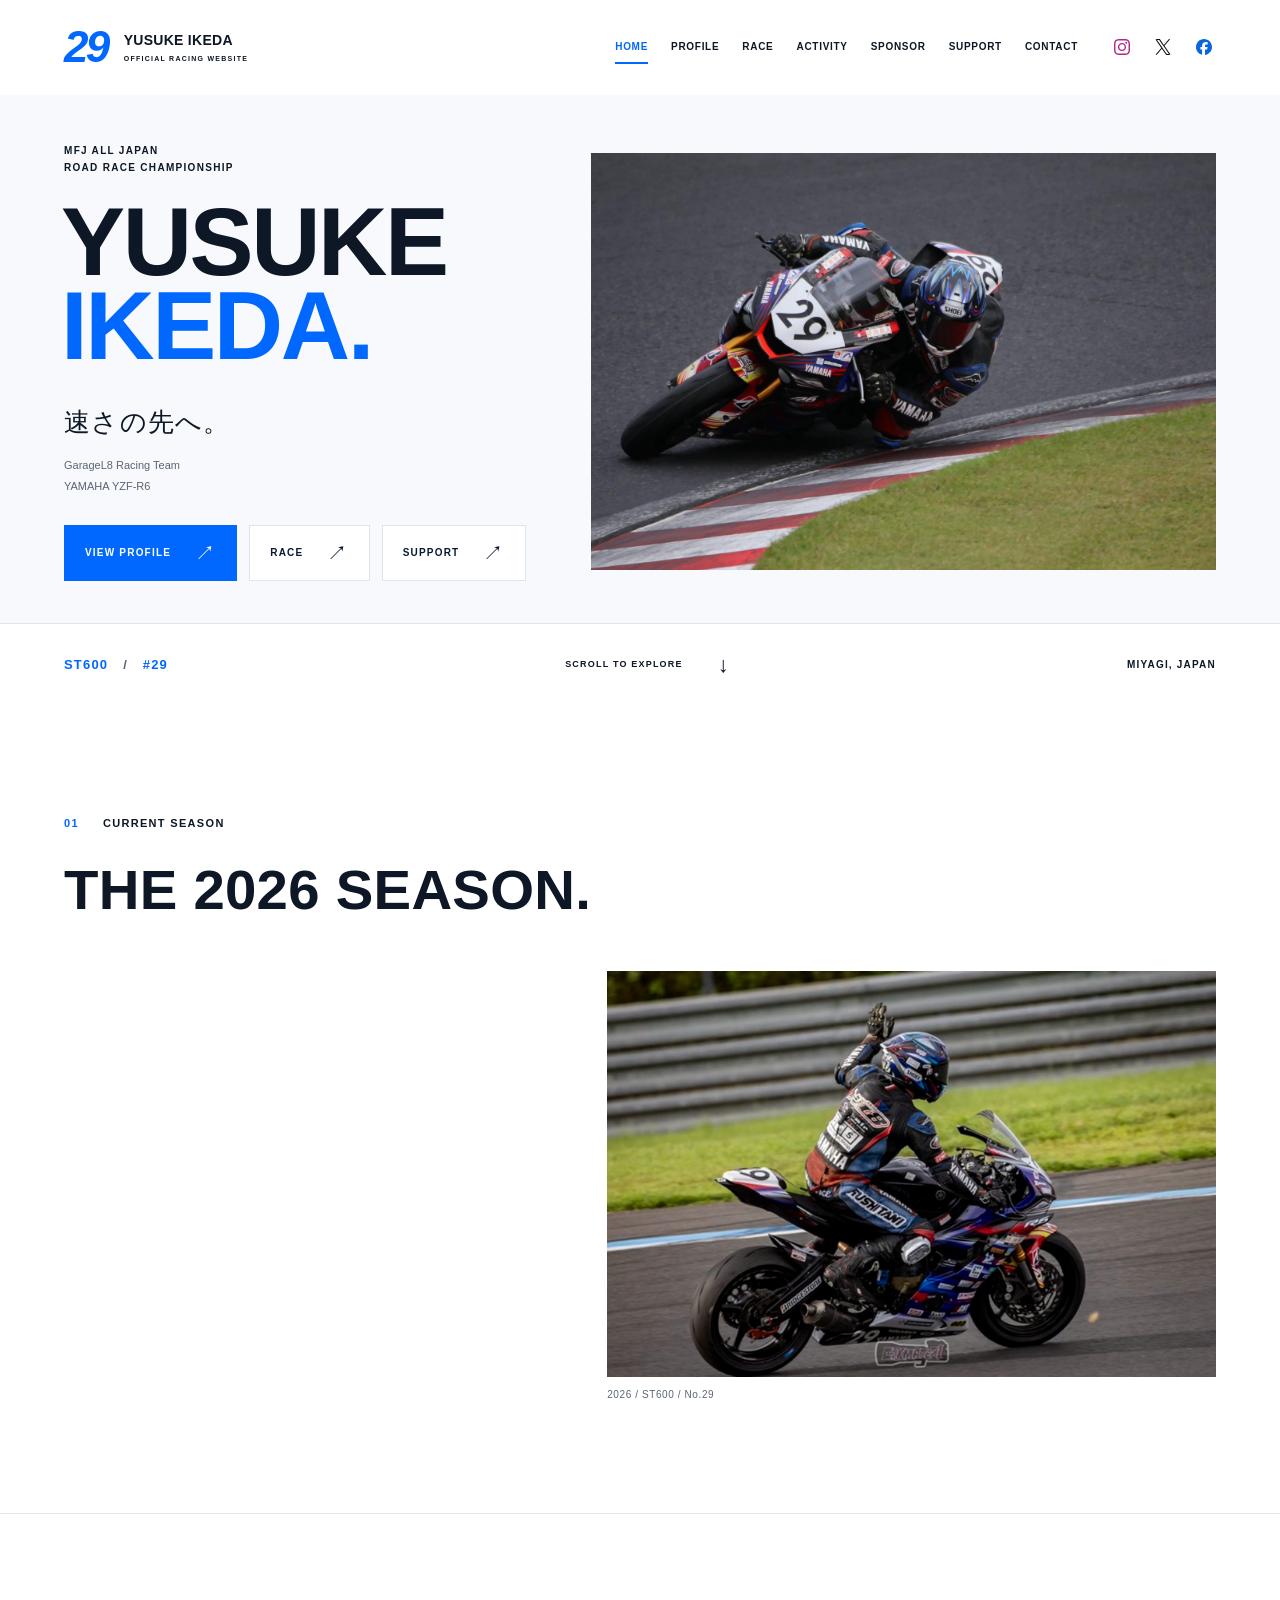
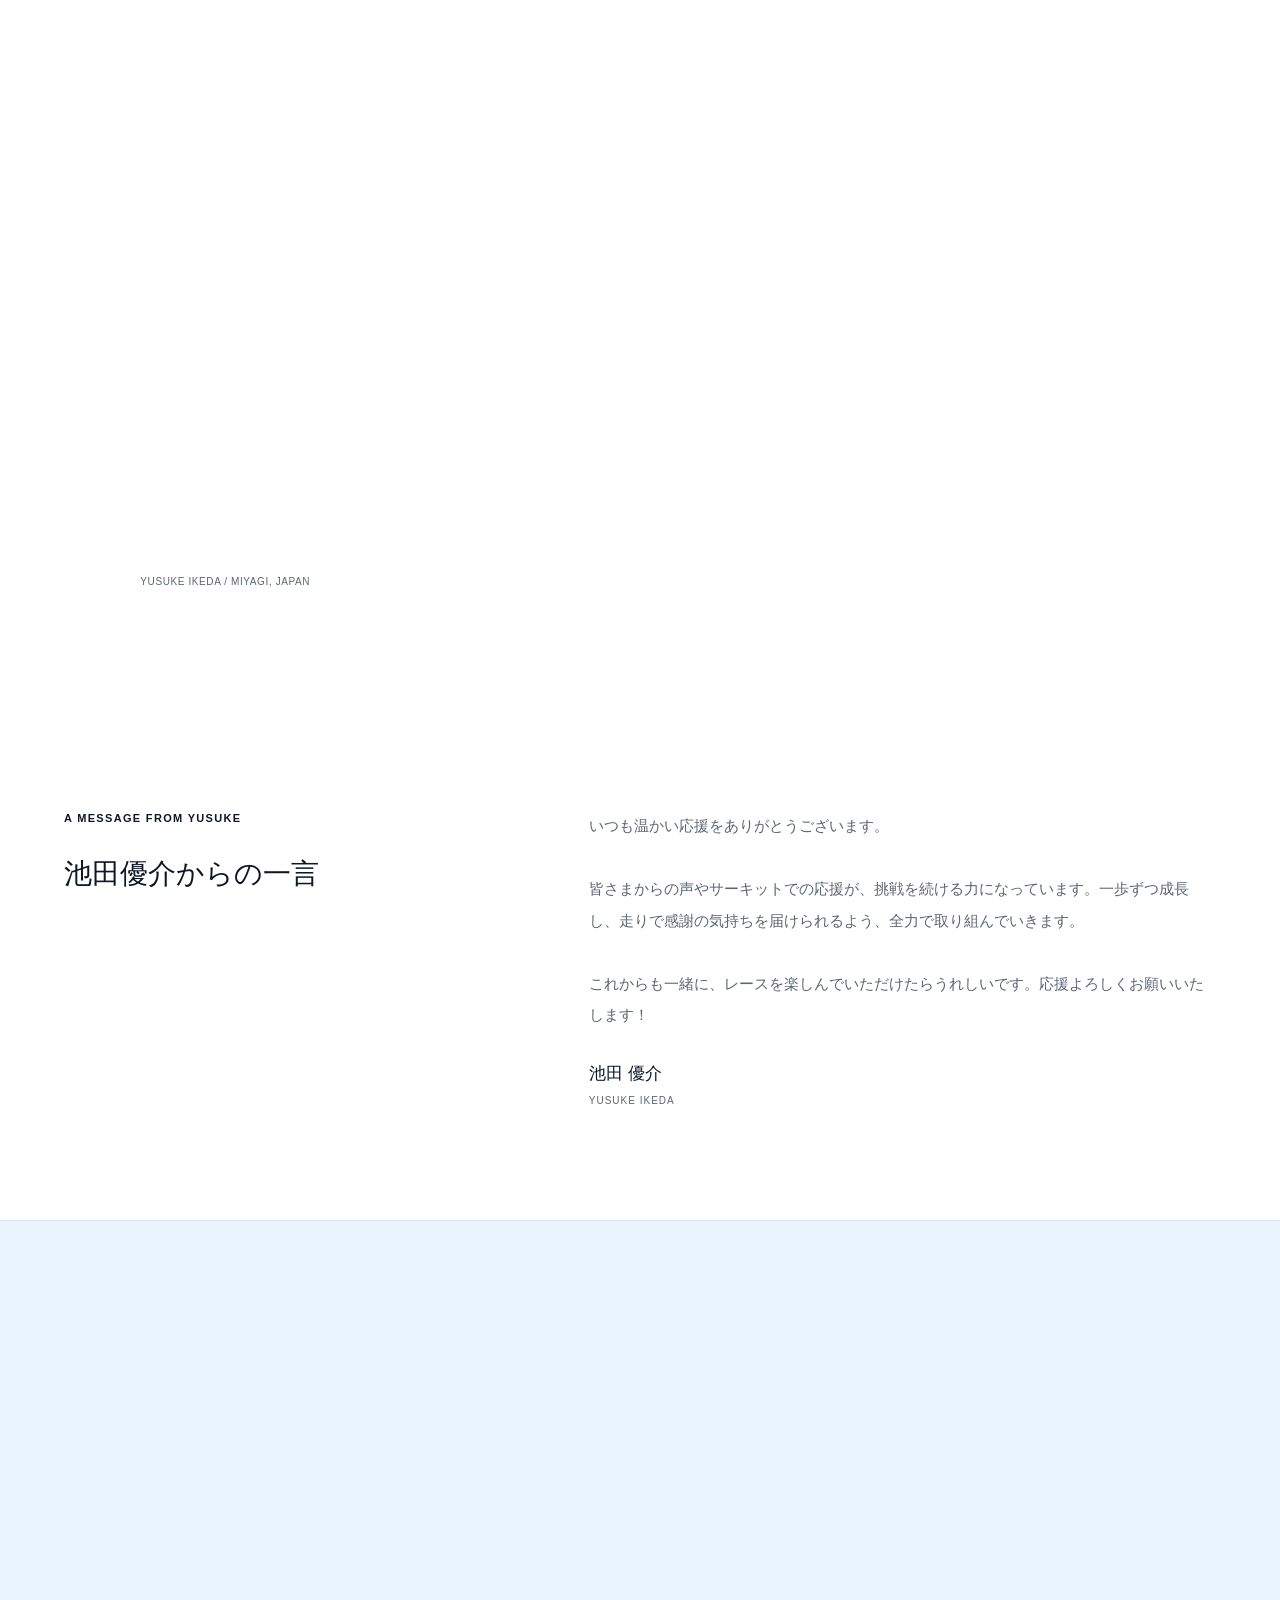
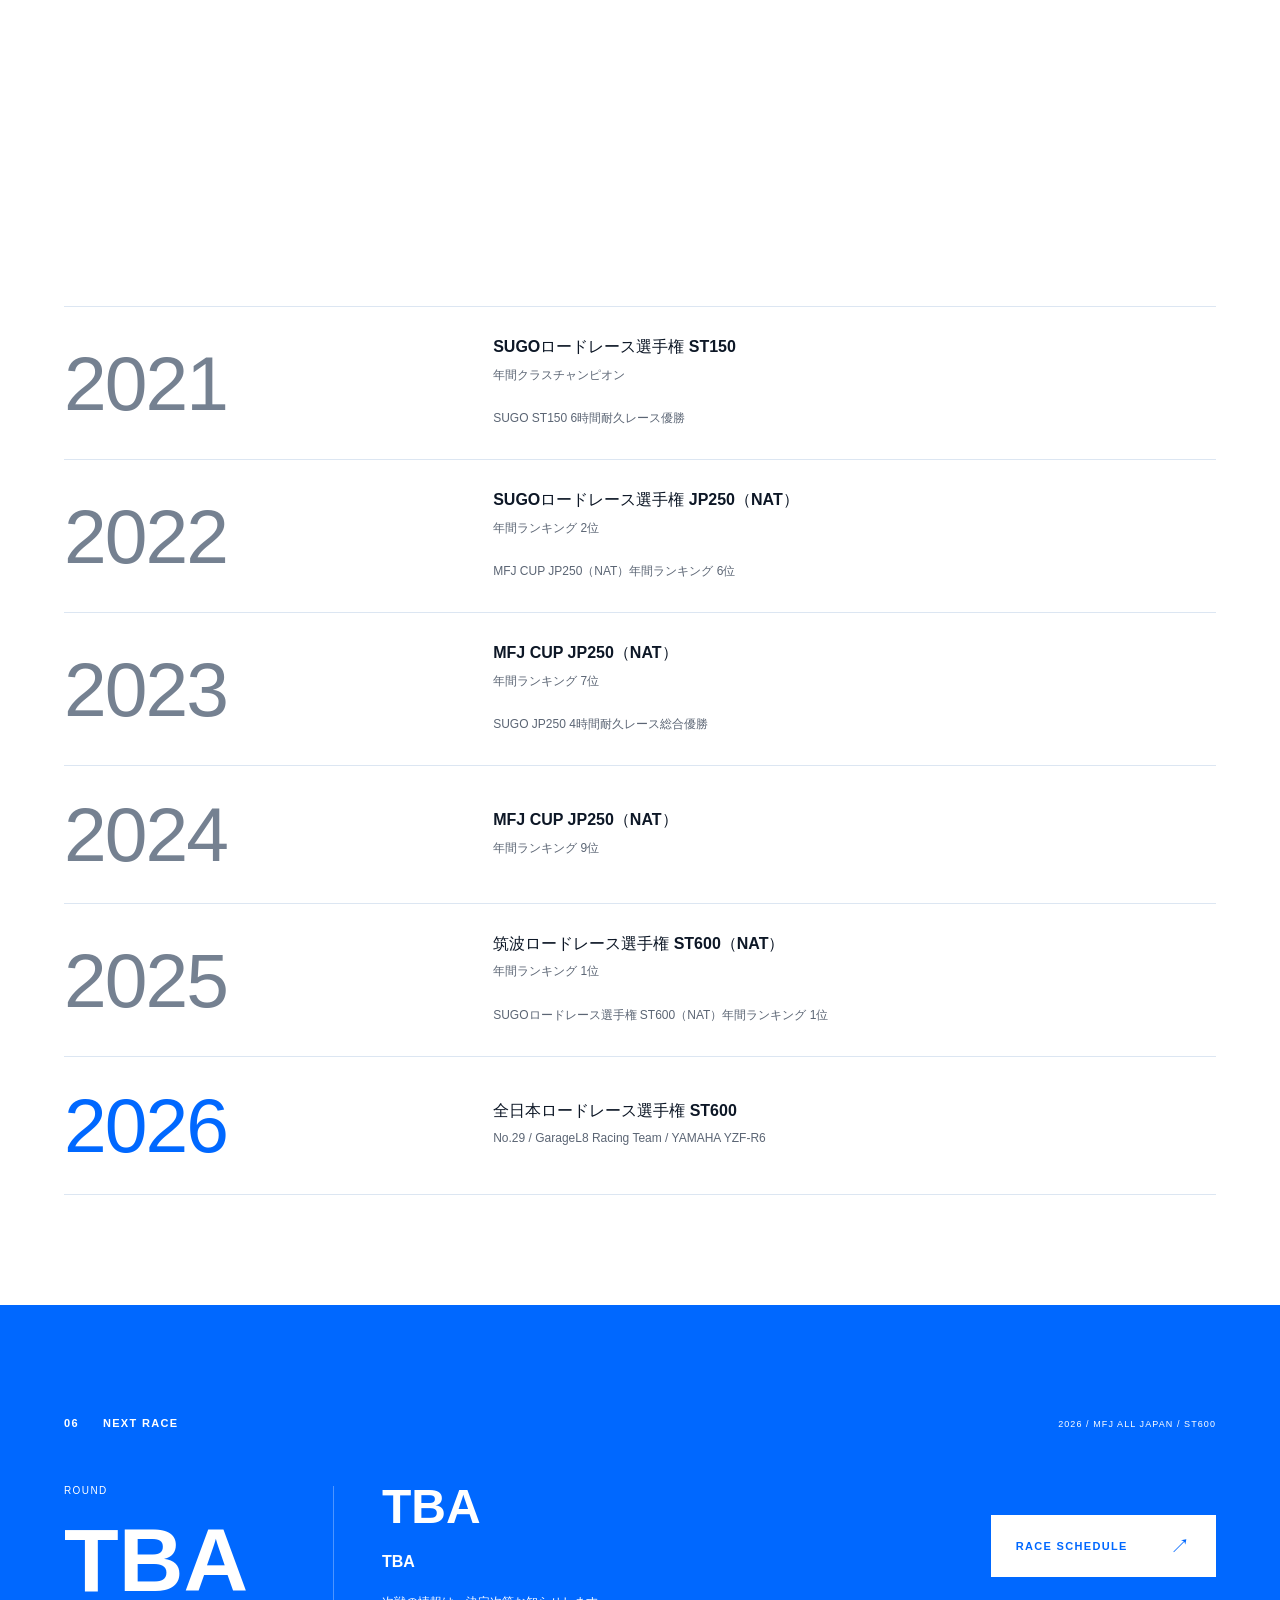
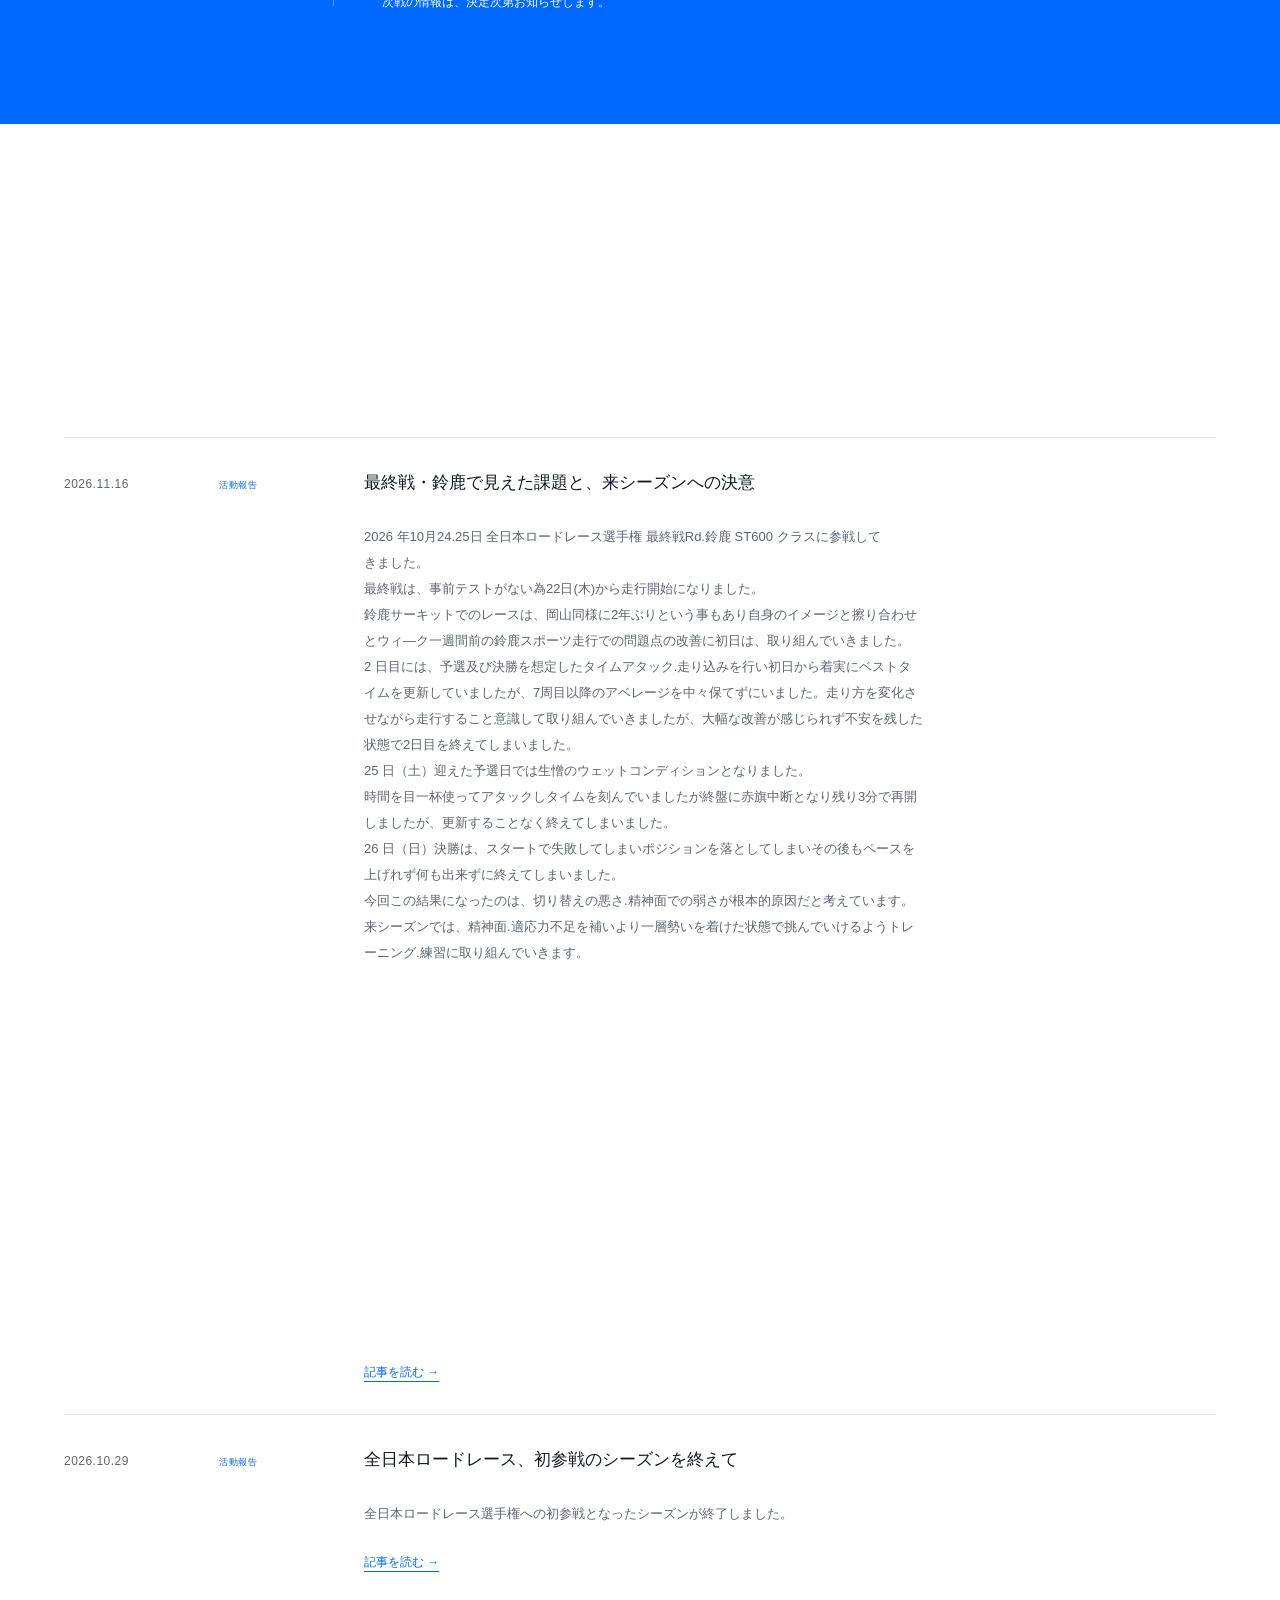
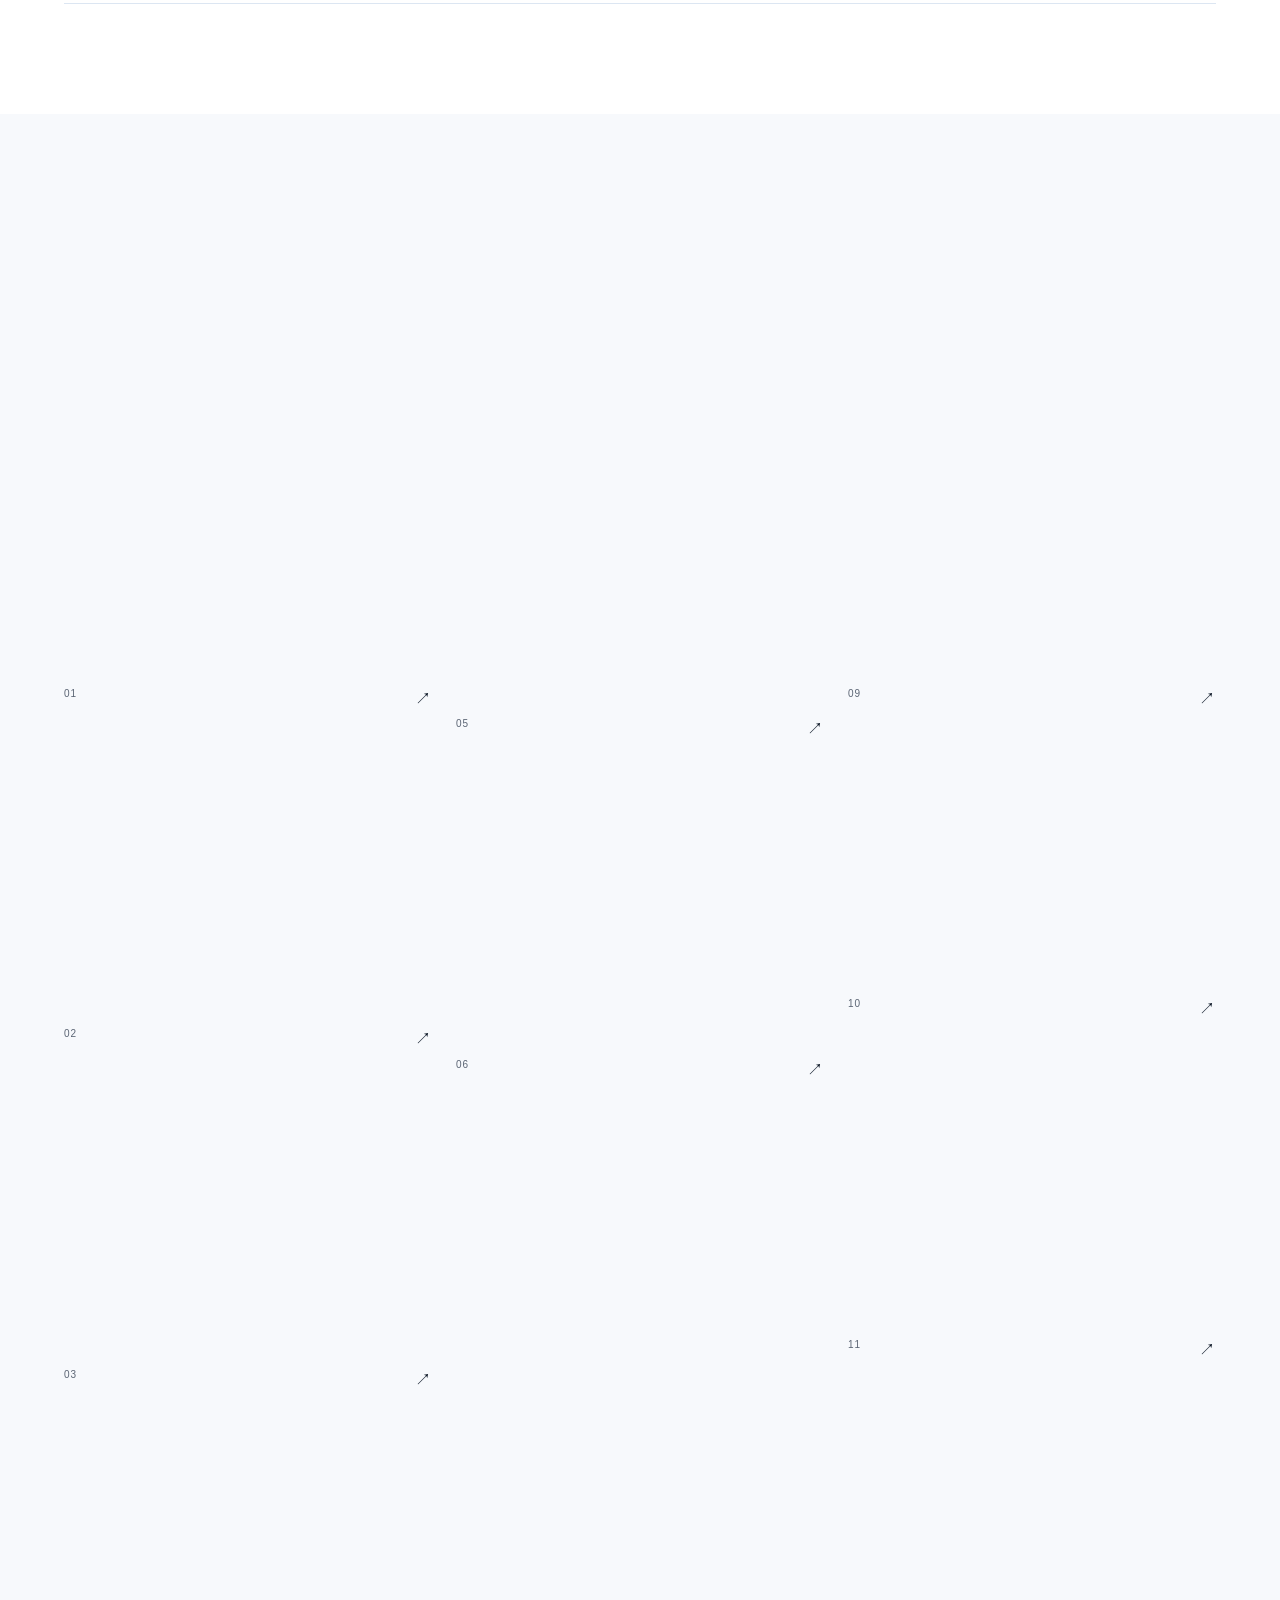
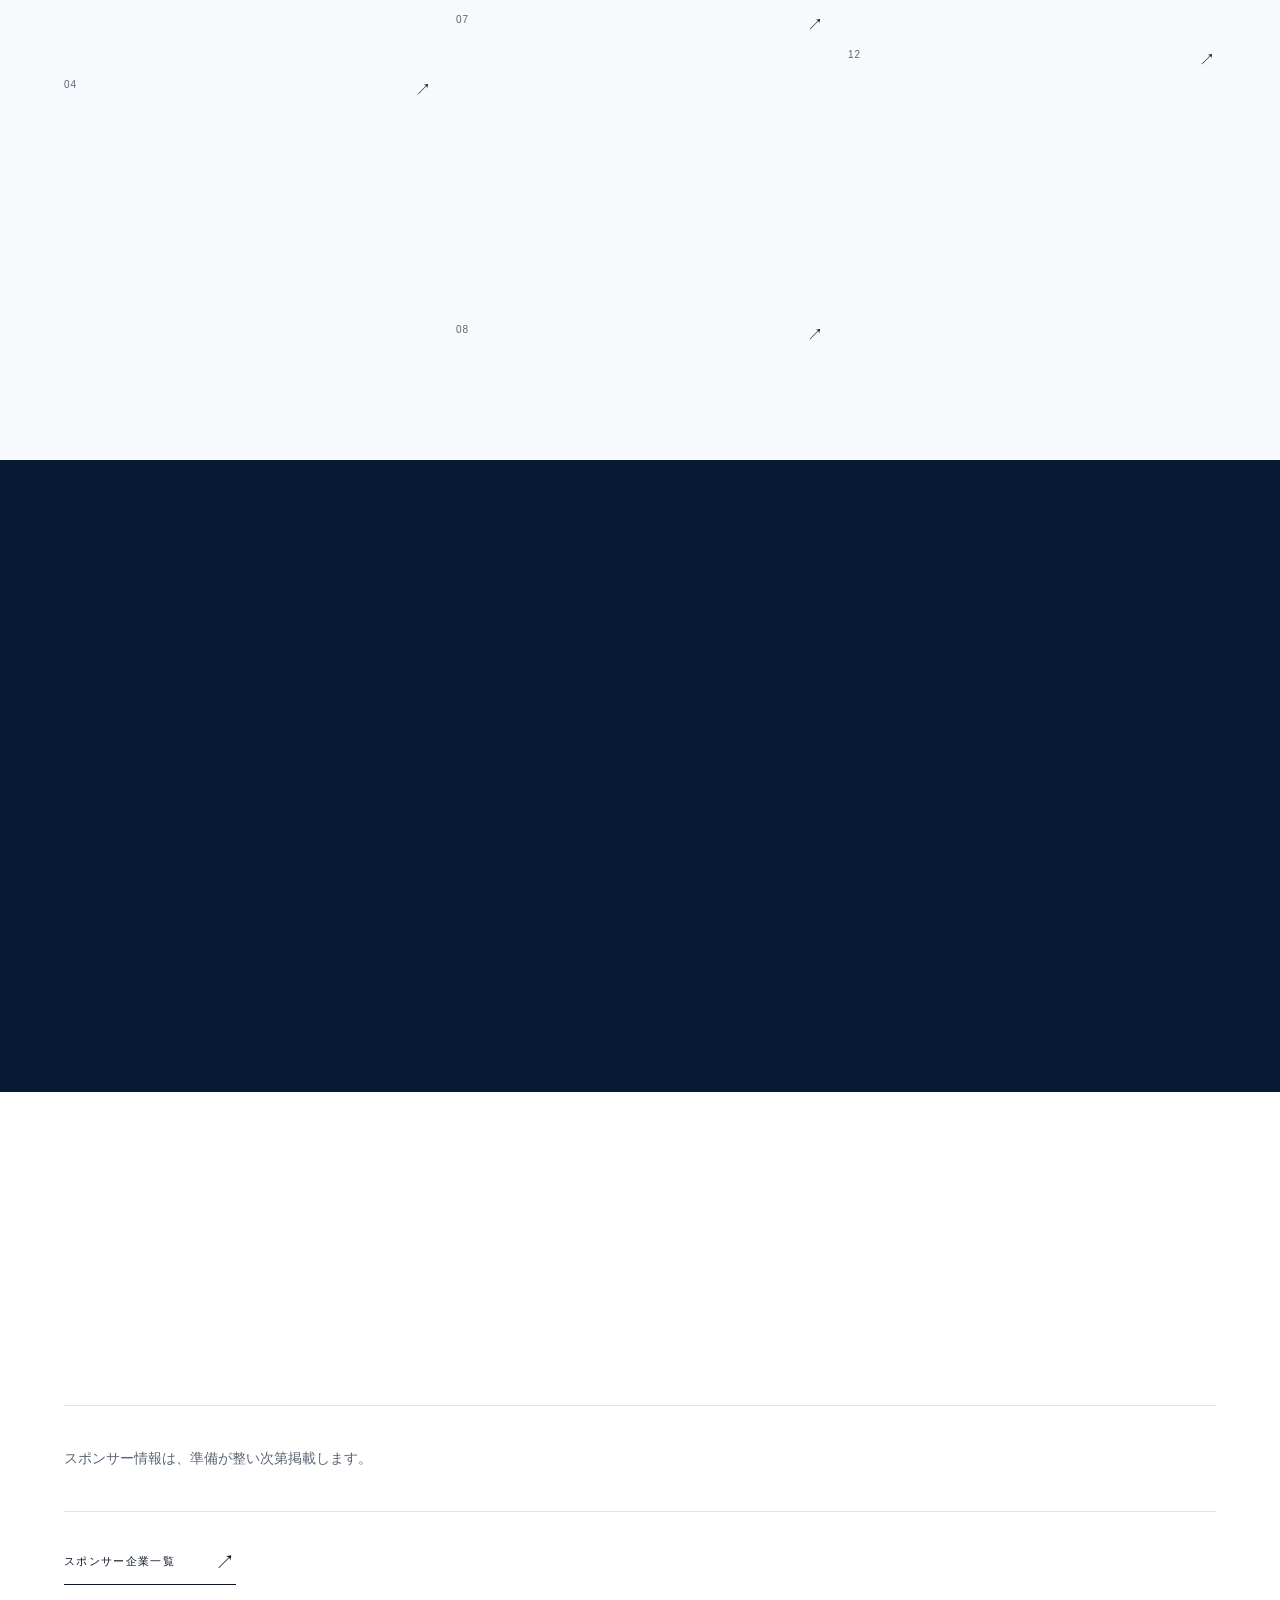
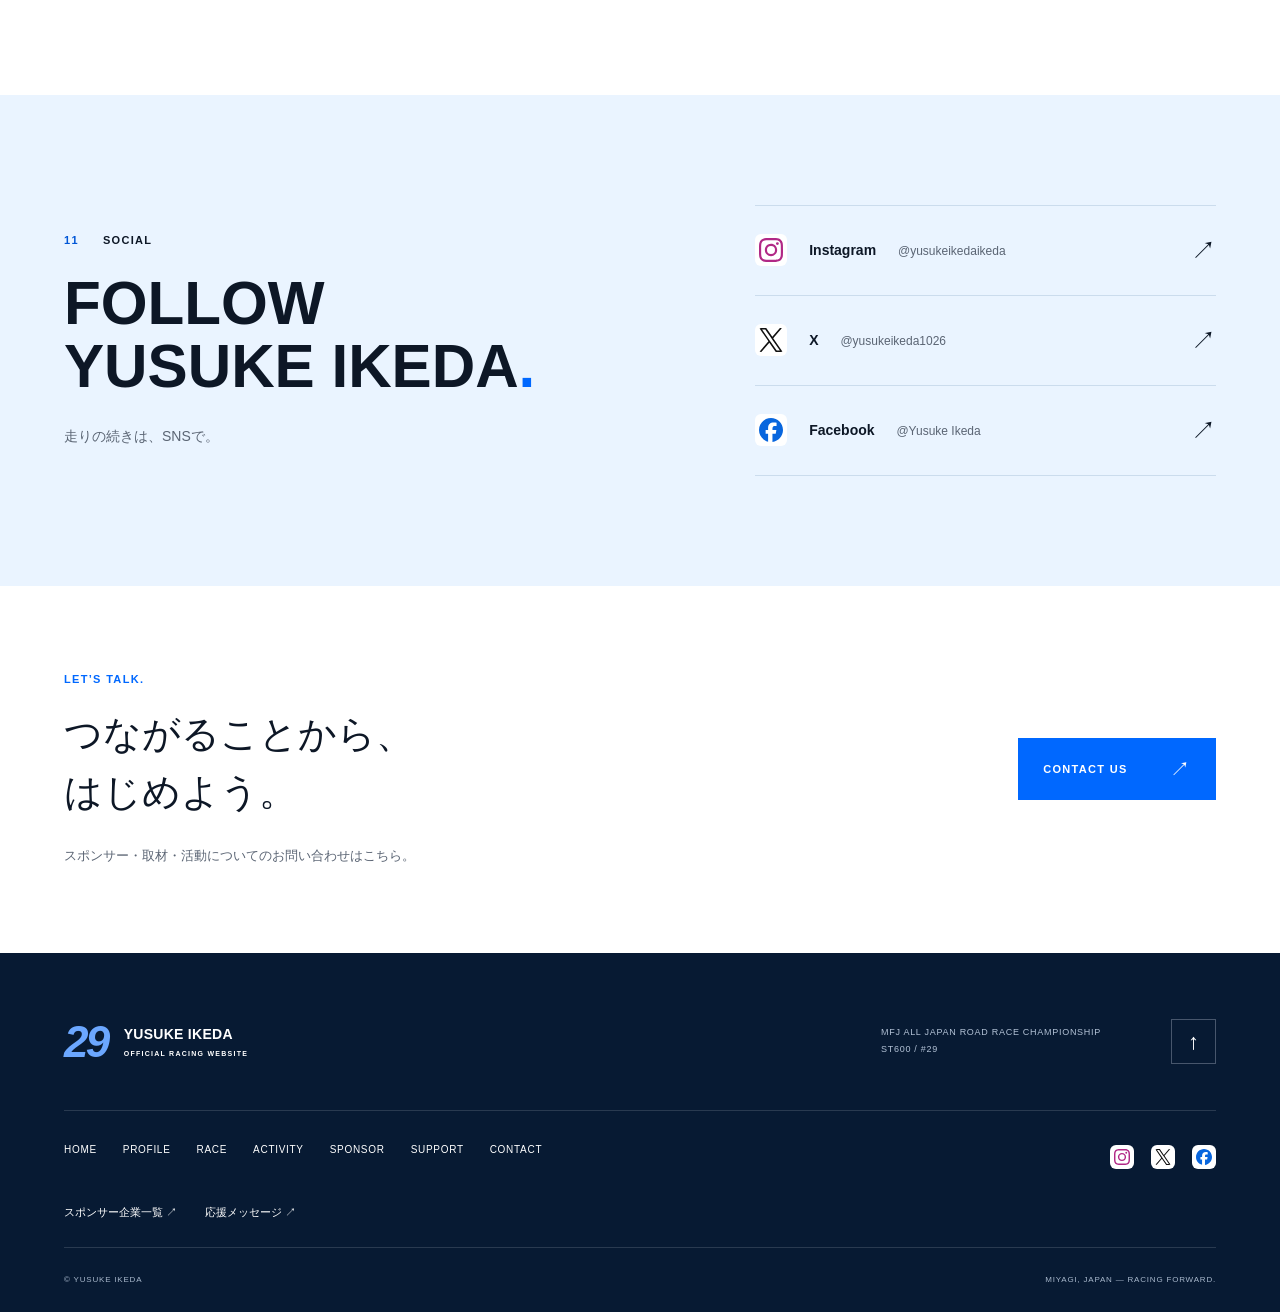
<file: index.html>
<!doctype html>
<html lang="ja">
  <head>
    <meta charset="utf-8" />
    <meta name="viewport" content="width=device-width, initial-scale=1" />
    <meta
      http-equiv="Content-Security-Policy"
      content="default-src 'self'; script-src 'self' https://www.googletagmanager.com 'sha256-vFQVl+MAL6ysAkpPp2+XtzfbIoEyRq8qyvK6hTO3eoA='; style-src 'self'; img-src 'self' data: https://www.google-analytics.com https://region1.google-analytics.com; connect-src 'self' https://www.google-analytics.com https://region1.google-analytics.com https://analytics.google.com; frame-src https://docs.google.com; object-src 'none'; base-uri 'none'; form-action https://docs.google.com"
    />
    <meta name="referrer" content="strict-origin-when-cross-origin" />
    <title>池田優介 | 全日本ロードレース ST600 Official Website</title>
    <meta
      name="description"
      content="宮城県角田市出身、全日本ロードレース選手権ST600に参戦する池田優介の公式Webサイト。プロフィール、レース情報、戦績、ニュース、スポンサー・支援情報を掲載。"
    />

    <link
      rel="canonical"
      href="https://yusukeracing.github.io/yusuke-official-website/"
    />
    <meta property="og:type" content="website" />
    <meta property="og:locale" content="ja_JP" />
    <meta property="og:site_name" content="YUSUKE IKEDA" />
    <meta
      property="og:title"
      content="池田優介 | 全日本ロードレース ST600 Official Website"
    />
    <meta
      property="og:description"
      content="宮城県角田市出身、全日本ロードレース選手権ST600に参戦する池田優介の公式Webサイト。プロフィール、レース情報、戦績、ニュース、スポンサー・支援情報を掲載。"
    />
    <meta
      property="og:url"
      content="https://yusukeracing.github.io/yusuke-official-website/"
    />
    <meta
      property="og:image"
      content="https://yusukeracing.github.io/yusuke-official-website/assets/images/yusuke.hero_01.jpg"
    />
    <meta name="twitter:card" content="summary_large_image" />
    <link rel="icon" href="assets/icons/favicon.svg" type="image/svg+xml" />
    <meta name="theme-color" content="#0068FF" />
    <link rel="stylesheet" href="assets/css/style.css?v=20261029-release-1" />
    <link rel="stylesheet" href="assets/css/responsive.css?v=20261029-release-1" />
    <link rel="stylesheet" href="assets/css/activity.css?v=20261029-release-1" />
    <link rel="stylesheet" href="assets/css/social.css?v=20261029-release-1" />
    <script type="application/ld+json">
      {
        "@context": "https://schema.org",
        "@graph": [
          {
            "@type": "Person",
            "name": "池田優介",
            "alternateName": "YUSUKE IKEDA",
            "birthDate": "2004-10-26",
            "homeLocation": { "@type": "Place", "name": "宮城県角田市" },
            "memberOf": {
              "@type": "SportsOrganization",
              "name": "GarageL8 Racing Team"
            }
          },
          {
            "@type": "WebSite",
            "name": "YUSUKE IKEDA Official Racing Website",
            "inLanguage": "ja"
          }
        ]
      }
    </script>
    <script src="assets/js/main.js?v=20261029-release-1" defer></script>
    <script src="assets/js/animation.js?v=20261029-release-1" defer></script>
    <script src="assets/js/social-links.js?v=20261029-release-1" defer></script>
    <script src="assets/js/data-loader.js?v=20261029-release-1" defer></script>
    <script src="assets/js/news.js?v=20261030-news-1" defer></script>
  </head>
  <body id="top" data-page="index">
    <a class="skip-link" href="#main">本文へスキップ</a>
    <div id="intro" class="intro" hidden aria-hidden="true">
      <span class="intro-number">29</span
      ><span class="intro-name">YUSUKE IKEDA</span
      ><span class="tiny-caps">RACING FORWARD.</span>
    </div>
    <div id="header-sentinel" aria-hidden="true"></div>
    <header id="site-header" class="site-header">
      <div class="header-inner">
        <a href="index.html" class="brand"
          ><span class="brand-number" aria-hidden="true">29</span
          ><span>YUSUKE IKEDA<small>OFFICIAL RACING WEBSITE</small></span></a
        >
        <nav
          id="primary-navigation"
          class="primary-navigation"
          aria-label="メインナビゲーション"
        >
          <a href="index.html" aria-current="page">HOME</a
          ><a href="profile.html">PROFILE</a><a href="race.html">RACE</a
          ><a href="news.html">ACTIVITY</a><a href="sponsor.html">SPONSOR</a
          ><a href="support.html">SUPPORT</a><a href="contact.html">CONTACT</a>
        </nav>
        <div class="header-socials" data-socials="icons"></div>
        <button
          class="menu-toggle"
          type="button"
          aria-controls="primary-navigation"
          aria-expanded="false"
          aria-label="MENU メニューを開く"
        >
          <span></span><span></span><b>MENU</b>
        </button>
      </div>
    </header>
    <main id="main">
      <section class="hero" aria-labelledby="hero-title">
        <div class="hero-photo">
          <!-- PHOTO SLOT : yusuke.gallery_09.jpg -->
          <figure
            class="photo-slot hero-frame"
            data-photo="assets/images/yusuke.gallery_09.jpg"
            data-photo-bind="site.heroImage"
          >
            <picture
              ><img
                src="assets/images/yusuke.gallery_09.jpg"
                width="1566"
                height="1044"
                fetchpriority="high"
                decoding="async"
                alt="コーナーを走行する池田優介とゼッケン29のマシン"
                data-photo-image
            /></picture>
            <span class="photo-mark" hidden aria-hidden="true">+</span
            ><span class="photo-label" hidden>xxx <span>xxx-hero-01</span></span>
          </figure>
        </div>
        <div class="hero-content wrap">
          <p class="eyebrow hero-kicker">
            MFJ ALL JAPAN<br />ROAD RACE CHAMPIONSHIP
          </p>
          <h1 id="hero-title">
            YUSUKE<br /><span>IKEDA</span><span class="hero-dot">.</span>
          </h1>
          <div class="hero-bottom">
            <div>
              <p class="hero-tagline" data-bind="site.tagline">速さの先へ。</p>
              <p class="hero-team">
                <span data-bind="site.team">GarageL8 Racing Team</span
                ><br /><span data-bind="site.machine">YAMAHA YZF-R6</span>
              </p>
            </div>
            <div class="hero-actions">
              <a class="button button-blue" href="profile.html"
                >VIEW PROFILE<span aria-hidden="true">↗</span></a
              ><a class="text-link" href="race.html"
                >RACE<span aria-hidden="true">↗</span></a
              ><a
                class="text-link"
                href="support.html"
                data-track="support_click"
                >SUPPORT<span aria-hidden="true">↗</span></a
              >
            </div>
          </div>
        </div>
        <div class="hero-foot">
          <span>ST600 <i>/</i> #<b data-bind="site.number">29</b></span
          ><a href="#season"
            >SCROLL TO EXPLORE <span aria-hidden="true">↓</span></a
          ><span>MIYAGI, JAPAN</span>
        </div>
      </section>
      <section class="season-section wrap section-space" id="season">
        <div class="section-heading reveal">
          <div>
            <p class="eyebrow"><span>01</span> CURRENT SEASON</p>
            <h2>THE 2026 SEASON.</h2>
          </div>
        </div>
        <div class="season-grid">
          <div class="season-data reveal-left">
            <span class="season-year" data-bind="site.season">2026</span>
            <div class="season-class">
              <strong data-bind="site.category">ST600</strong
              ><span>#<b data-bind="site.number">29</b></span>
            </div>
            <p class="tiny-caps">MFJ ALL JAPAN ROAD RACE CHAMPIONSHIP</p>
            <dl class="technical">
              <div>
                <dt>TEAM</dt>
                <dd data-bind="site.team">GarageL8 Racing Team</dd>
              </div>
              <div>
                <dt>MACHINE</dt>
                <dd data-bind="site.machine">YAMAHA YZF-R6</dd>
              </div>
            </dl>
          </div>
          <!-- PHOTO SLOT : yusuke.hero_02.jpg -->
          <figure
            class="photo-slot season-photo reveal-image"
            data-photo="assets/images/yusuke.hero_02.jpg"
            data-photo-bind="site.photos.currentRace"
          >
            <picture
              ><img
                src="assets/images/yusuke.hero_02.jpg"
                width="1566"
                height="1044"
                loading="lazy"
                decoding="async"
                alt="走行中に手を上げる池田優介"
                data-photo-image
            /></picture>
            <span class="photo-mark" hidden aria-hidden="true">+</span
            ><span class="photo-label" hidden>xxx <span>xxx-race-current</span></span>
            <figcaption>2026 / ST600 / No.29</figcaption>
          </figure>
        </div>
      </section>
      <section class="who-section section-space wrap">
        <div class="who-grid">
          <!-- PHOTO SLOT : yusuke.hero_03.jpg -->
          <figure
            class="photo-slot portrait reveal-image"
            data-photo="assets/images/yusuke.hero_03.jpg"
            data-photo-bind="profile.portraitImage"
          >
            <picture
              ><img
                src="assets/images/yusuke.hero_03.jpg"
                width="1044"
                height="1566"
                loading="lazy"
                decoding="async"
                alt="ヘルメットを持ちレーシングスーツ姿で立つ池田優介"
                data-photo-image
            /></picture>
            <span class="photo-mark" hidden aria-hidden="true">+</span
            ><span class="photo-label" hidden>xxx <span>xxx-profile-01</span></span>
            <figcaption>YUSUKE IKEDA / MIYAGI, JAPAN</figcaption>
          </figure>
          <div class="who-copy reveal-right">
            <p class="eyebrow"><span>02</span> WHO IS YUSUKE IKEDA?</p>
            <h2>池田優介は、<br />どんなライダーなのか。</h2>
            <p class="lead" data-bind="profile.intro">
              宮城県角田市出身のロードレーサー。2026年、GarageL8 Racing
              Teamから全日本ロードレース選手権 ST600に参戦。YAMAHA
              YZF-R6とともに、全日本のサーキットを走る。
            </p>
            <div class="rider-sign">
              <strong>池田 優介</strong
              ><span data-bind="profile.nameEn">YUSUKE IKEDA</span>
            </div>
            <a class="text-link" href="profile.html"
              >VIEW PROFILE<span aria-hidden="true">↗</span></a
            >
          </div>
        </div>
      </section>
      <section class="rider-message section-space wrap" data-profile-message aria-labelledby="rider-message-title">
        <div class="rider-message-heading">
          <p class="eyebrow">A MESSAGE FROM YUSUKE</p>
          <h2 id="rider-message-title">池田優介からの一言</h2>
        </div>
        <div class="rider-message-copy">
          <p data-bind="profile.message">いつも温かい応援をありがとうございます。

皆さまからの声やサーキットでの応援が、挑戦を続ける力になっています。一歩ずつ成長し、走りで感謝の気持ちを届けられるよう、全力で取り組んでいきます。

これからも一緒に、レースを楽しんでいただけたらうれしいです。応援よろしくお願いいたします！</p>
          <p class="rider-message-sign">池田 優介<span>YUSUKE IKEDA</span></p>
        </div>
      </section>
      <section class="story-section section-space">
        <div class="wrap">
          <div class="section-heading reveal">
            <div>
              <p class="eyebrow"><span>03</span> PHOTO STORY</p>
              <h2>BEYOND THE HELMET.</h2>
              <p class="section-description">
                サーキットで見せる表情。そのそばにある日常。
              </p>
            </div>
          </div>
          <div class="stories" data-stories>
            <article class="story-row">
              <!-- PHOTO SLOT : yusuke.hero_04.jpg -->
              <figure
                class="photo-slot reveal-image"
                data-photo="assets/images/yusuke.hero_04.jpg"
              >
                <picture
                  ><img
                    src="assets/images/yusuke.hero_04.jpg"
                    width="1080"
                    height="720"
                    loading="lazy"
                    decoding="async"
                    alt="コーナーを走行する池田優介のゼッケン29のマシン"
                    data-photo-image
                /></picture>
                <span class="photo-mark" hidden aria-hidden="true">+</span
                ><span class="photo-label" hidden>xxx <span>xxx-story-01</span></span>
              </figure>
              <div class="story-copy reveal-right">
                <span class="story-number">01 / MIYAGI</span>
                <h3>宮城から、全日本へ。</h3>
                <p>
                  宮城県角田市出身。全日本ロードレース選手権
                  ST600を舞台に走る、池田優介。
                </p>
              </div>
            </article>
            <article class="story-row">
              <!-- PHOTO SLOT : xxx-story-02 -->
              <figure
                class="photo-slot reveal-image"
                data-photo="assets/images/yusuke.hero_05.jpg"
              >
                <picture
                  ><img
                    src="assets/images/yusuke.hero_05.jpg"
                    width="1600"
                    height="1067"
                    loading="lazy"
                    decoding="async"
                    alt="池田優介のレース活動"
                    data-photo-image
                /></picture>
                <span class="photo-mark" hidden aria-hidden="true">+</span
                ><span class="photo-label" hidden>xxx <span>xxx-story-02</span></span>
              </figure>
              <div class="story-copy reveal-left">
                <span class="story-number">02 / TEAM</span>
                <h3>ともに走る、<br />チームとマシン。</h3>
                <p>
                  GarageL8 Racing Team。YAMAHA
                  YZF-R6。2026年シーズンをともに戦う。
                </p>
              </div>
            </article>
            <article class="story-row">
              <!-- PHOTO SLOT : xxx-story-03 -->
              <figure
                class="photo-slot reveal-image"
                data-photo="assets/images/yusuke.hero_06.png"
              >
                <picture
                  ><img
                    src="assets/images/yusuke.hero_06.png"
                    width="1600"
                    height="1067"
                    loading="lazy"
                    decoding="async"
                    alt="池田優介のレース活動"
                    data-photo-image
                /></picture>
                <span class="photo-mark" hidden aria-hidden="true">+</span
                ><span class="photo-label" hidden>xxx <span>xxx-story-03</span></span>
              </figure>
              <div class="story-copy reveal-right">
                <span class="story-number">03 / PADDOCK</span>
                <h3>サーキットの、<br />そのそばで。</h3>
                <p>応援してくれる人との出会いを大切にし、サーキットの外でもファンとの交流を大事にする。</p>
              </div>
            </article>
          </div>
        </div>
      </section>
      <section class="career-section section-space wrap">
        <div class="section-heading reveal">
          <div>
            <p class="eyebrow"><span>04</span> CAREER / RACING HISTORY</p>
            <h2>THE ROAD SO FAR.</h2>
            <p class="section-description">これまでの歩みと、現在地。</p>
          </div>
          <a class="text-link" href="race.html#career"
            >ALL RESULTS<span aria-hidden="true">↗</span></a
          >
        </div>
        <ol class="career-list" data-career>
          <li>
            <span class="career-year">2021</span>
            <div>
              <h3>SUGOロードレース選手権 ST150</h3>
              <p>年間クラスチャンピオン

SUGO ST150 6時間耐久レース
優勝</p>
            </div>
          </li>
          <li>
            <span class="career-year">2022</span>
            <div>
              <h3>SUGOロードレース選手権 JP250（NAT）</h3>
              <p>年間ランキング 2位

MFJ CUP JP250（NAT）
年間ランキング 6位</p>
            </div>
          </li>
          <li>
            <span class="career-year">2023</span>
            <div>
              <h3>MFJ CUP JP250（NAT）</h3>
              <p>年間ランキング 7位

SUGO JP250 4時間耐久レース
総合優勝</p>
            </div>
          </li>
          <li>
            <span class="career-year">2024</span>
            <div>
              <h3>MFJ CUP JP250（NAT）</h3>
              <p>年間ランキング 9位</p>
            </div>
          </li>
          <li>
            <span class="career-year">2025</span>
            <div>
              <h3>筑波ロードレース選手権 ST600（NAT）</h3>
              <p>年間ランキング 1位

SUGOロードレース選手権 ST600（NAT）
年間ランキング 1位</p>
            </div>
          </li>
          <li>
            <span class="career-year">2026</span>
            <div>
              <h3>全日本ロードレース選手権 ST600</h3>
              <p>No.29 / GarageL8 Racing Team / YAMAHA YZF-R6</p>
            </div>
          </li>
        </ol>
      </section>
      <section class="next-race section-space">
        <div class="wrap">
          <div class="next-race-top">
            <p class="eyebrow"><span>06</span> NEXT RACE</p>
            <p class="tiny-caps">2026 / MFJ ALL JAPAN / ST600</p>
          </div>
          <div class="next-race-grid">
            <div class="next-race-round">
              <span>ROUND</span><strong data-next="round">TBA</strong>
            </div>
            <div>
              <h2 data-next="circuit">TBA</h2>
              <p class="next-date" data-next="date">TBA</p>
              <p data-next-pending>次戦の情報は、決定次第お知らせします。</p>
            </div>
            <a class="button button-white" href="race.html"
              >RACE SCHEDULE<span aria-hidden="true">↗</span></a
            >
          </div>
        </div>
      </section>
      <section class="section-space wrap" id="news">
        <div class="section-heading reveal">
          <div>
            <p class="eyebrow"><span>07</span> ACTIVITY / NEWS</p>
            <h2>ACTIVITY &amp; NEWS.</h2>
            <p class="section-description">活動報告・ニュース</p>
          </div>
          <a class="text-link" href="news.html"
            >活動報告を読む<span aria-hidden="true">↗</span></a
          >
        </div>
        <div class="news-list" data-news-list data-limit="3">
          <div class="empty-state">
            <span class="tiny-caps">LATEST UPDATES</span>
            <p>新しいお知らせを準備しています。</p>
            <span>レースや活動の情報を、こちらからお届けします。</span>
          </div>
        </div>
      </section>
      <section class="gallery-section section-space" id="gallery">
        <div class="wrap">
          <div class="section-heading reveal">
            <div>
              <p class="eyebrow"><span>08</span> GALLERY</p>
              <h2>IN THE FRAME.</h2>
              <p class="section-description">レース、ピット、そして日常。</p>
            </div>
          </div>
          <div class="gallery-grid" data-gallery>
            <button
              type="button"
              class="gallery-item reveal-image"
              data-lightbox
              data-src="assets/images/xxx-gallery-01.webp"
              data-caption="xxx"
              aria-label="ギャラリー 1 を拡大"
            >
              <!-- PHOTO SLOT : xxx-gallery-01 -->
              <figure
                class="photo-slot"
                data-photo="assets/images/xxx-gallery-01.webp"
              >
                <picture
                  ><img
                    src="assets/images/image-unavailable.svg"
                    width="1600"
                    height="1067"
                    loading="lazy"
                    decoding="async"
                    alt="xxx"
                    data-photo-image
                /></picture>
                <span class="photo-mark" aria-hidden="true">+</span
                ><span class="photo-label"
                  >xxx <span>xxx-gallery-01</span></span
                >
              </figure>
              <span class="gallery-index"
                >01 <span aria-hidden="true">↗</span></span
              ></button
            ><button
              type="button"
              class="gallery-item reveal-image"
              data-lightbox
              data-src="assets/images/xxx-gallery-02.webp"
              data-caption="xxx"
              aria-label="ギャラリー 2 を拡大"
            >
              <!-- PHOTO SLOT : xxx-gallery-02 -->
              <figure
                class="photo-slot"
                data-photo="assets/images/xxx-gallery-02.webp"
              >
                <picture
                  ><img
                    src="assets/images/image-unavailable.svg"
                    width="1600"
                    height="1067"
                    loading="lazy"
                    decoding="async"
                    alt="xxx"
                    data-photo-image
                /></picture>
                <span class="photo-mark" aria-hidden="true">+</span
                ><span class="photo-label"
                  >xxx <span>xxx-gallery-02</span></span
                >
              </figure>
              <span class="gallery-index"
                >02 <span aria-hidden="true">↗</span></span
              ></button
            ><button
              type="button"
              class="gallery-item reveal-image"
              data-lightbox
              data-src="assets/images/xxx-gallery-03.webp"
              data-caption="xxx"
              aria-label="ギャラリー 3 を拡大"
            >
              <!-- PHOTO SLOT : xxx-gallery-03 -->
              <figure
                class="photo-slot"
                data-photo="assets/images/xxx-gallery-03.webp"
              >
                <picture
                  ><img
                    src="assets/images/image-unavailable.svg"
                    width="1600"
                    height="1067"
                    loading="lazy"
                    decoding="async"
                    alt="xxx"
                    data-photo-image
                /></picture>
                <span class="photo-mark" aria-hidden="true">+</span
                ><span class="photo-label"
                  >xxx <span>xxx-gallery-03</span></span
                >
              </figure>
              <span class="gallery-index"
                >03 <span aria-hidden="true">↗</span></span
              ></button
            ><button
              type="button"
              class="gallery-item reveal-image"
              data-lightbox
              data-src="assets/images/xxx-gallery-04.webp"
              data-caption="xxx"
              aria-label="ギャラリー 4 を拡大"
            >
              <!-- PHOTO SLOT : xxx-gallery-04 -->
              <figure
                class="photo-slot"
                data-photo="assets/images/xxx-gallery-04.webp"
              >
                <picture
                  ><img
                    src="assets/images/image-unavailable.svg"
                    width="1600"
                    height="1067"
                    loading="lazy"
                    decoding="async"
                    alt="xxx"
                    data-photo-image
                /></picture>
                <span class="photo-mark" aria-hidden="true">+</span
                ><span class="photo-label"
                  >xxx <span>xxx-gallery-04</span></span
                >
              </figure>
              <span class="gallery-index"
                >04 <span aria-hidden="true">↗</span></span
              ></button
            ><button
              type="button"
              class="gallery-item reveal-image"
              data-lightbox
              data-src="assets/images/xxx-gallery-05.webp"
              data-caption="xxx"
              aria-label="ギャラリー 5 を拡大"
            >
              <!-- PHOTO SLOT : xxx-gallery-05 -->
              <figure
                class="photo-slot"
                data-photo="assets/images/xxx-gallery-05.webp"
              >
                <picture
                  ><img
                    src="assets/images/image-unavailable.svg"
                    width="1600"
                    height="1067"
                    loading="lazy"
                    decoding="async"
                    alt="xxx"
                    data-photo-image
                /></picture>
                <span class="photo-mark" aria-hidden="true">+</span
                ><span class="photo-label"
                  >xxx <span>xxx-gallery-05</span></span
                >
              </figure>
              <span class="gallery-index"
                >05 <span aria-hidden="true">↗</span></span
              ></button
            ><button
              type="button"
              class="gallery-item reveal-image"
              data-lightbox
              data-src="assets/images/xxx-gallery-06.webp"
              data-caption="xxx"
              aria-label="ギャラリー 6 を拡大"
            >
              <!-- PHOTO SLOT : xxx-gallery-06 -->
              <figure
                class="photo-slot"
                data-photo="assets/images/xxx-gallery-06.webp"
              >
                <picture
                  ><img
                    src="assets/images/image-unavailable.svg"
                    width="1600"
                    height="1067"
                    loading="lazy"
                    decoding="async"
                    alt="xxx"
                    data-photo-image
                /></picture>
                <span class="photo-mark" aria-hidden="true">+</span
                ><span class="photo-label"
                  >xxx <span>xxx-gallery-06</span></span
                >
              </figure>
              <span class="gallery-index"
                >06 <span aria-hidden="true">↗</span></span
              ></button
            ><button
              type="button"
              class="gallery-item reveal-image"
              data-lightbox
              data-src="assets/images/xxx-gallery-07.webp"
              data-caption="xxx"
              aria-label="ギャラリー 7 を拡大"
            >
              <!-- PHOTO SLOT : xxx-gallery-07 -->
              <figure
                class="photo-slot"
                data-photo="assets/images/xxx-gallery-07.webp"
              >
                <picture
                  ><img
                    src="assets/images/image-unavailable.svg"
                    width="1600"
                    height="1067"
                    loading="lazy"
                    decoding="async"
                    alt="xxx"
                    data-photo-image
                /></picture>
                <span class="photo-mark" aria-hidden="true">+</span
                ><span class="photo-label"
                  >xxx <span>xxx-gallery-07</span></span
                >
              </figure>
              <span class="gallery-index"
                >07 <span aria-hidden="true">↗</span></span
              ></button
            ><button
              type="button"
              class="gallery-item reveal-image"
              data-lightbox
              data-src="assets/images/xxx-gallery-08.webp"
              data-caption="xxx"
              aria-label="ギャラリー 8 を拡大"
            >
              <!-- PHOTO SLOT : xxx-gallery-08 -->
              <figure
                class="photo-slot"
                data-photo="assets/images/xxx-gallery-08.webp"
              >
                <picture
                  ><img
                    src="assets/images/image-unavailable.svg"
                    width="1600"
                    height="1067"
                    loading="lazy"
                    decoding="async"
                    alt="xxx"
                    data-photo-image
                /></picture>
                <span class="photo-mark" aria-hidden="true">+</span
                ><span class="photo-label"
                  >xxx <span>xxx-gallery-08</span></span
                >
              </figure>
              <span class="gallery-index"
                >08 <span aria-hidden="true">↗</span></span
              ></button
            ><button
              type="button"
              class="gallery-item reveal-image"
              data-lightbox
              data-src="assets/images/xxx-gallery-09.webp"
              data-caption="xxx"
              aria-label="ギャラリー 9 を拡大"
            >
              <!-- PHOTO SLOT : xxx-gallery-09 -->
              <figure
                class="photo-slot"
                data-photo="assets/images/xxx-gallery-09.webp"
              >
                <picture
                  ><img
                    src="assets/images/image-unavailable.svg"
                    width="1600"
                    height="1067"
                    loading="lazy"
                    decoding="async"
                    alt="xxx"
                    data-photo-image
                /></picture>
                <span class="photo-mark" aria-hidden="true">+</span
                ><span class="photo-label"
                  >xxx <span>xxx-gallery-09</span></span
                >
              </figure>
              <span class="gallery-index"
                >09 <span aria-hidden="true">↗</span></span
              ></button
            ><button
              type="button"
              class="gallery-item reveal-image"
              data-lightbox
              data-src="assets/images/xxx-gallery-10.webp"
              data-caption="xxx"
              aria-label="ギャラリー 10 を拡大"
            >
              <!-- PHOTO SLOT : xxx-gallery-10 -->
              <figure
                class="photo-slot"
                data-photo="assets/images/xxx-gallery-10.webp"
              >
                <picture
                  ><img
                    src="assets/images/image-unavailable.svg"
                    width="1600"
                    height="1067"
                    loading="lazy"
                    decoding="async"
                    alt="xxx"
                    data-photo-image
                /></picture>
                <span class="photo-mark" aria-hidden="true">+</span
                ><span class="photo-label"
                  >xxx <span>xxx-gallery-10</span></span
                >
              </figure>
              <span class="gallery-index"
                >10 <span aria-hidden="true">↗</span></span
              ></button
            ><button
              type="button"
              class="gallery-item reveal-image"
              data-lightbox
              data-src="assets/images/xxx-gallery-11.webp"
              data-caption="xxx"
              aria-label="ギャラリー 11 を拡大"
            >
              <!-- PHOTO SLOT : xxx-gallery-11 -->
              <figure
                class="photo-slot"
                data-photo="assets/images/xxx-gallery-11.webp"
              >
                <picture
                  ><img
                    src="assets/images/image-unavailable.svg"
                    width="1600"
                    height="1067"
                    loading="lazy"
                    decoding="async"
                    alt="xxx"
                    data-photo-image
                /></picture>
                <span class="photo-mark" aria-hidden="true">+</span
                ><span class="photo-label"
                  >xxx <span>xxx-gallery-11</span></span
                >
              </figure>
              <span class="gallery-index"
                >11 <span aria-hidden="true">↗</span></span
              ></button
            ><button
              type="button"
              class="gallery-item reveal-image"
              data-lightbox
              data-src="assets/images/xxx-gallery-12.webp"
              data-caption="xxx"
              aria-label="ギャラリー 12 を拡大"
            >
              <!-- PHOTO SLOT : xxx-gallery-12 -->
              <figure
                class="photo-slot"
                data-photo="assets/images/xxx-gallery-12.webp"
              >
                <picture
                  ><img
                    src="assets/images/image-unavailable.svg"
                    width="1600"
                    height="1067"
                    loading="lazy"
                    decoding="async"
                    alt="xxx"
                    data-photo-image
                /></picture>
                <span class="photo-mark" aria-hidden="true">+</span
                ><span class="photo-label"
                  >xxx <span>xxx-gallery-12</span></span
                >
              </figure>
              <span class="gallery-index"
                >12 <span aria-hidden="true">↗</span></span
              >
            </button>
          </div>
        </div>
      </section>
      <section class="support-feature section-space">
        <div class="wrap support-grid">
          <div class="reveal-left">
            <p class="eyebrow"><span>09</span> SUPPORT</p>
            <h2>YOUR SUPPORT<br />BECOMES <em>POWER.</em></h2>
            <p>
              一周のために、できることを積み重ねる。<br />あなたの応援が、レースを走る力になります。
            </p>
            <a
              class="button button-blue"
              href="support.html"
              data-track="support_click"
              >個人で応援する<span aria-hidden="true">↗</span></a
            >
          </div>
          <!-- PHOTO SLOT : xxx-pit-01 -->
          <figure
            class="photo-slot reveal-image"
            data-photo="assets/images/xxx-pit-01.webp"
            data-photo-bind="site.photos.supportFeature"
          >
            <picture
              ><img
                src="assets/images/yusuke.hero_07.jpg"
                width="1600"
                height="1067"
                loading="lazy"
                decoding="async"
                alt="池田優介のレース活動"
                data-photo-image
            /></picture>
            <span class="photo-mark" hidden aria-hidden="true">+</span
            ><span class="photo-label" hidden>xxx <span>xxx-pit-01</span></span>
          </figure>
        </div>
      </section>
      <section class="section-space wrap sponsor-section">
        <div class="section-heading reveal">
          <div>
            <p class="eyebrow"><span>10</span> SPONSOR / PARTNER</p>
            <h2>RACING, TOGETHER.</h2>
            <p class="section-description">
              レースというフィールドで、ともに。
            </p>
          </div>
          <a class="text-link" href="sponsor.html"
            >BECOME A PARTNER<span aria-hidden="true">↗</span></a
          >
        </div>
        <div class="sponsor-list" data-sponsors>
          <p class="quiet-empty">
            スポンサー情報は、準備が整い次第掲載します。
          </p>
        </div>
        <a class="text-link directory-link" href="partners.html">スポンサー企業一覧<span aria-hidden="true">↗</span></a>
      </section>
      <section class="social-section section-space">
        <div class="wrap">
          <div class="social-heading">
            <p class="eyebrow"><span>11</span> SOCIAL</p>
            <h2>FOLLOW<br />YUSUKE IKEDA<span>.</span></h2>
            <p>走りの続きは、SNSで。</p>
          </div>
          <div class="social-list" data-socials="full"><p class="social-unavailable">SNS情報は準備中です。</p></div>
        </div>
      </section>
      <section class="contact-band">
        <div class="wrap">
          <div>
            <p class="eyebrow">LET’S TALK.</p>
            <h2>つながることから、<br />はじめよう。</h2>
            <p>スポンサー・取材・活動についてのお問い合わせはこちら。</p>
          </div>
          <a
            class="button button-blue"
            href="contact.html"
            data-track="contact_click"
            >CONTACT US<span aria-hidden="true">↗</span></a
          >
        </div>
      </section>
    </main>
    <footer class="site-footer">
      <div class="wrap">
        <div class="footer-top">
          <a href="index.html" class="brand"
            ><span class="brand-number" aria-hidden="true">29</span
            ><span>YUSUKE IKEDA<small>OFFICIAL RACING WEBSITE</small></span></a
          >
          <p>MFJ ALL JAPAN ROAD RACE CHAMPIONSHIP<br />ST600 / #29</p>
          <a href="#top" class="back-top" aria-label="ページ上部へ">↑</a>
        </div>
        <div class="footer-middle">
          <nav aria-label="フッターナビゲーション">
            <a href="index.html" aria-current="page">HOME</a
            ><a href="profile.html">PROFILE</a><a href="race.html">RACE</a
            ><a href="news.html">ACTIVITY</a><a href="sponsor.html">SPONSOR</a
            ><a href="support.html">SUPPORT</a
            ><a href="contact.html">CONTACT</a>
          </nav>
          <div class="header-socials" data-socials="icons"></div>
        </div>
        <div class="footer-directory"><a href="partners.html">スポンサー企業一覧 ↗</a><a href="messages.html">応援メッセージ ↗</a></div>
          <div class="footer-bottom">
          <span>© YUSUKE IKEDA</span
          ><span>MIYAGI, JAPAN — RACING FORWARD.</span>
        </div>
      </div>
    </footer>
    <dialog class="lightbox" id="lightbox" aria-label="フォトギャラリー">
      <button
        type="button"
        class="lightbox-close"
        data-lightbox-close
        aria-label="ギャラリーを閉じる"
      >
        CLOSE ×
      </button>
      <div class="lightbox-photo is-placeholder">
        <img
          class="lightbox-image"
          width="1600"
          height="1067"
          alt="フォトギャラリーの拡大写真"
          hidden
        /><span data-lightbox-placeholder>写真を読み込み中です</span>
      </div>
      <div class="lightbox-bottom">
        <button type="button" data-lightbox-prev aria-label="前の写真">
          ←
        </button>
        <p class="lightbox-caption">フォトギャラリー</p>
        <span class="lightbox-count">01 / 12</span
        ><button type="button" data-lightbox-next aria-label="次の写真">
          →
        </button>
      </div>
    </dialog>
    <noscript
      ><nav class="nojs-nav wrap" aria-label="ページ一覧">
        <a href="index.html">HOME</a><a href="profile.html">PROFILE</a
        ><a href="race.html">RACE</a><a href="news.html">ACTIVITY</a
        ><a href="sponsor.html">SPONSOR</a><a href="support.html">SUPPORT</a
        ><a href="contact.html">CONTACT</a>
      </nav>
      <p class="noscript-notice">
        写真の拡大やニュースの絞り込みにはJavaScriptが必要です。本文や各ページはそのままご覧いただけます。
      </p></noscript
    >
  </body>
</html>
</file>
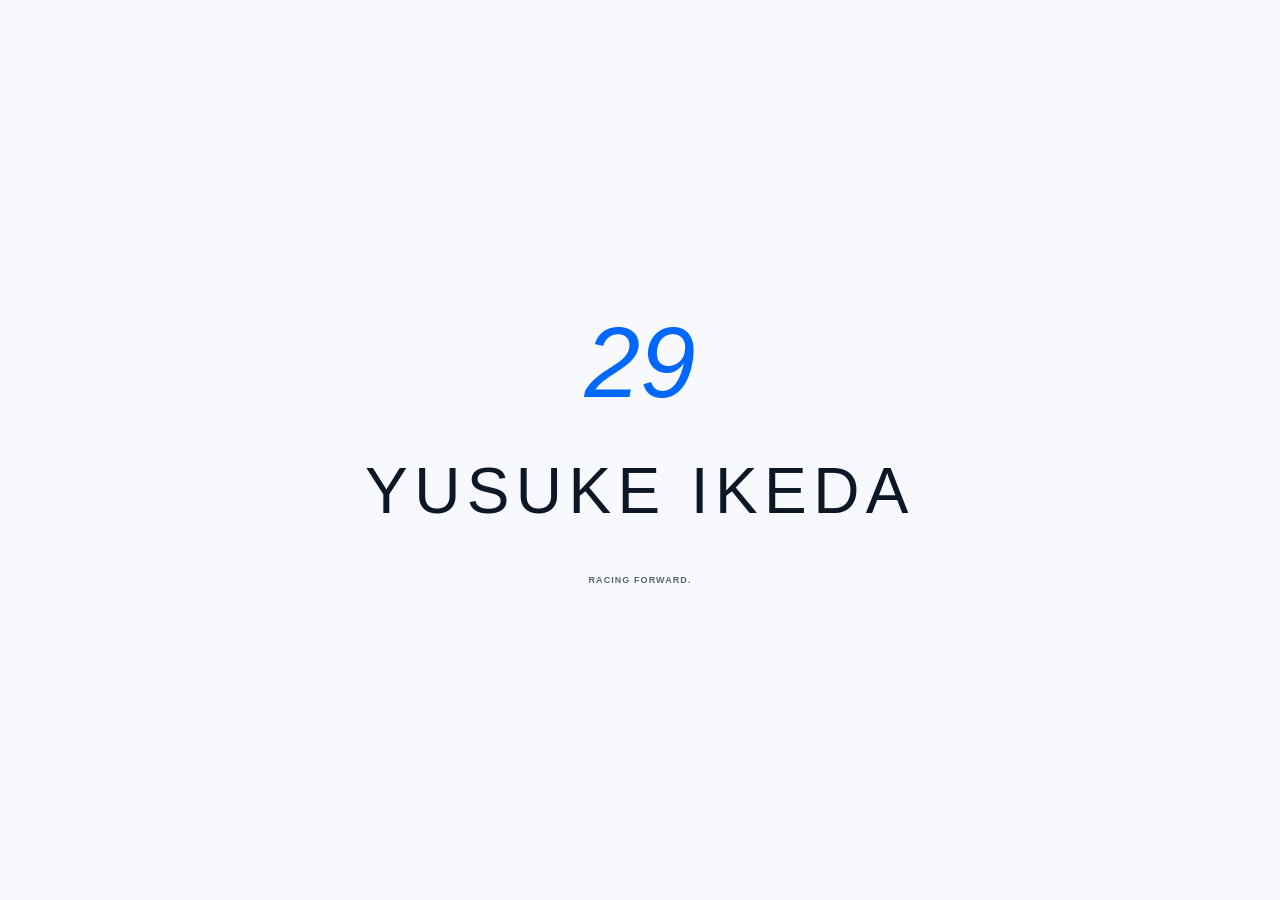
<file: article-template.html>
<!doctype html>
<html lang="ja">
  <head>
    <meta charset="utf-8" />
    <meta name="viewport" content="width=device-width, initial-scale=1" />
    <meta
      http-equiv="Content-Security-Policy"
      content="default-src 'self'; script-src 'self' https://www.googletagmanager.com 'sha256-vFQVl+MAL6ysAkpPp2+XtzfbIoEyRq8qyvK6hTO3eoA='; style-src 'self'; img-src 'self' data: https://www.google-analytics.com https://region1.google-analytics.com; connect-src 'self' https://www.google-analytics.com https://region1.google-analytics.com https://analytics.google.com; frame-src https://docs.google.com; object-src 'none'; base-uri 'none'; form-action https://docs.google.com"
    />
    <meta name="referrer" content="strict-origin-when-cross-origin" />
    <title>活動報告・ニュース | 池田優介 Official Website</title>
    <meta
      name="description"
      content="宮城県角田市出身、全日本ロードレース選手権ST600に参戦する池田優介の公式Webサイト。プロフィール、レース情報、戦績、ニュース、スポンサー・支援情報を掲載。"
    />

    <link
      rel="canonical"
      href="https://yusukeracing.github.io/yusuke-official-website/news.html"
    />
    <meta property="og:type" content="website" />
    <meta property="og:locale" content="ja_JP" />
    <meta property="og:site_name" content="YUSUKE IKEDA" />
    <meta property="og:title" content="活動報告・ニュース | 池田優介 Official Website" />
    <meta
      property="og:description"
      content="宮城県角田市出身、全日本ロードレース選手権ST600に参戦する池田優介の公式Webサイト。プロフィール、レース情報、戦績、ニュース、スポンサー・支援情報を掲載。"
    />
    <meta
      property="og:url"
      content="https://yusukeracing.github.io/yusuke-official-website/news.html"
    />
    <meta
      property="og:image"
      content="https://yusukeracing.github.io/yusuke-official-website/assets/images/yusuke.hero_01.jpg"
    />
    <meta name="twitter:card" content="summary_large_image" />
    <link rel="icon" href="assets/icons/favicon.svg" type="image/svg+xml" />
    <meta name="theme-color" content="#0068FF" />
    <link rel="stylesheet" href="assets/css/style.css?v=20261029-release-1" />
    <link rel="stylesheet" href="assets/css/responsive.css?v=20261029-release-1" />
    <link rel="stylesheet" href="assets/css/activity.css?v=20261029-release-1" />
    <link rel="stylesheet" href="assets/css/social.css?v=20261029-release-1" />
    <script type="application/ld+json">
      {
        "@context": "https://schema.org",
        "@graph": [
          {
            "@type": "Person",
            "name": "池田優介",
            "alternateName": "YUSUKE IKEDA",
            "birthDate": "2004-10-26",
            "homeLocation": { "@type": "Place", "name": "宮城県角田市" },
            "memberOf": {
              "@type": "SportsOrganization",
              "name": "GarageL8 Racing Team"
            }
          },
          {
            "@type": "WebSite",
            "name": "YUSUKE IKEDA Official Racing Website",
            "inLanguage": "ja"
          }
        ]
      }
    </script>
    <script src="assets/js/main.js?v=20261029-release-1" defer></script>
    <script src="assets/js/animation.js?v=20261029-release-1" defer></script>
    <script src="assets/js/social-links.js?v=20261029-release-1" defer></script>
    <script src="assets/js/data-loader.js?v=20261029-release-1" defer></script>
    <script src="assets/js/news.js?v=20261030-news-1" defer></script>
  </head>
  <body id="top" data-page="article">
    <a class="skip-link" href="#main">本文へスキップ</a>
    <div id="intro" class="intro" hidden aria-hidden="true">
      <span class="intro-number">29</span
      ><span class="intro-name">YUSUKE IKEDA</span
      ><span class="tiny-caps">RACING FORWARD.</span>
    </div>
    <div id="header-sentinel" aria-hidden="true"></div>
    <header id="site-header" class="site-header">
      <div class="header-inner">
        <a href="index.html" class="brand"
          ><span class="brand-number" aria-hidden="true">29</span
          ><span>YUSUKE IKEDA<small>OFFICIAL RACING WEBSITE</small></span></a
        >
        <nav
          id="primary-navigation"
          class="primary-navigation"
          aria-label="メインナビゲーション"
        >
          <a href="index.html">HOME</a><a href="profile.html">PROFILE</a
          ><a href="race.html">RACE</a
          ><a href="news.html" aria-current="page">ACTIVITY</a
          ><a href="sponsor.html">SPONSOR</a><a href="support.html">SUPPORT</a
          ><a href="contact.html">CONTACT</a>
        </nav>
        <div class="header-socials" data-socials="icons"></div>
        <button
          class="menu-toggle"
          type="button"
          aria-controls="primary-navigation"
          aria-expanded="false"
          aria-label="MENU メニューを開く"
        >
          <span></span><span></span><b>MENU</b>
        </button>
      </div>
    </header>
    <main id="main">
      <section class="wrap section-space article-page">
        <p class="news-load-status" data-news-load-status role="status" aria-live="polite"></p>
        <article class="activity-article" data-article-slug="">
          <h1>活動報告</h1>
          <p>記事を準備しています。</p>
          <a class="text-link" href="news.html">活動報告一覧へ戻る</a>
        </article>
      </section>
    </main>
    <footer class="site-footer">
      <div class="wrap">
        <div class="footer-top">
          <a href="index.html" class="brand"
            ><span class="brand-number" aria-hidden="true">29</span
            ><span>YUSUKE IKEDA<small>OFFICIAL RACING WEBSITE</small></span></a
          >
          <p>MFJ ALL JAPAN ROAD RACE CHAMPIONSHIP<br />ST600 / #29</p>
          <a href="#top" class="back-top" aria-label="ページ上部へ">↑</a>
        </div>
        <div class="footer-middle">
          <nav aria-label="フッターナビゲーション">
            <a href="index.html">HOME</a><a href="profile.html">PROFILE</a
            ><a href="race.html">RACE</a
            ><a href="news.html" aria-current="page">ACTIVITY</a
            ><a href="sponsor.html">SPONSOR</a><a href="support.html">SUPPORT</a
            ><a href="contact.html">CONTACT</a>
          </nav>
          <div class="header-socials" data-socials="icons"></div>
        </div>
        <div class="footer-directory"><a href="partners.html">スポンサー企業一覧 ↗</a><a href="messages.html">応援メッセージ ↗</a></div>
          <div class="footer-bottom">
          <span>© YUSUKE IKEDA</span
          ><span>MIYAGI, JAPAN — RACING FORWARD.</span>
        </div>
      </div>
    </footer>
    <dialog class="lightbox" id="lightbox" aria-label="フォトギャラリー">
      <button
        type="button"
        class="lightbox-close"
        data-lightbox-close
        aria-label="ギャラリーを閉じる"
      >
        CLOSE ×
      </button>
      <div class="lightbox-photo is-placeholder">
        <img
          class="lightbox-image"
          width="1600"
          height="1067"
          alt="フォトギャラリーの拡大写真"
          hidden
        /><span data-lightbox-placeholder>写真を読み込み中です</span>
      </div>
      <div class="lightbox-bottom">
        <button type="button" data-lightbox-prev aria-label="前の写真">
          ←
        </button>
        <p class="lightbox-caption">フォトギャラリー</p>
        <span class="lightbox-count">01 / 12</span
        ><button type="button" data-lightbox-next aria-label="次の写真">
          →
        </button>
      </div>
    </dialog>
    <noscript
      ><nav class="nojs-nav wrap" aria-label="ページ一覧">
        <a href="index.html">HOME</a><a href="profile.html">PROFILE</a
        ><a href="race.html">RACE</a><a href="news.html">ACTIVITY</a
        ><a href="sponsor.html">SPONSOR</a><a href="support.html">SUPPORT</a
        ><a href="contact.html">CONTACT</a>
      </nav>
      <p class="noscript-notice">
        写真の拡大やニュースの絞り込みにはJavaScriptが必要です。本文や各ページはそのままご覧いただけます。
      </p></noscript
    >
  </body>
</html>
</file>
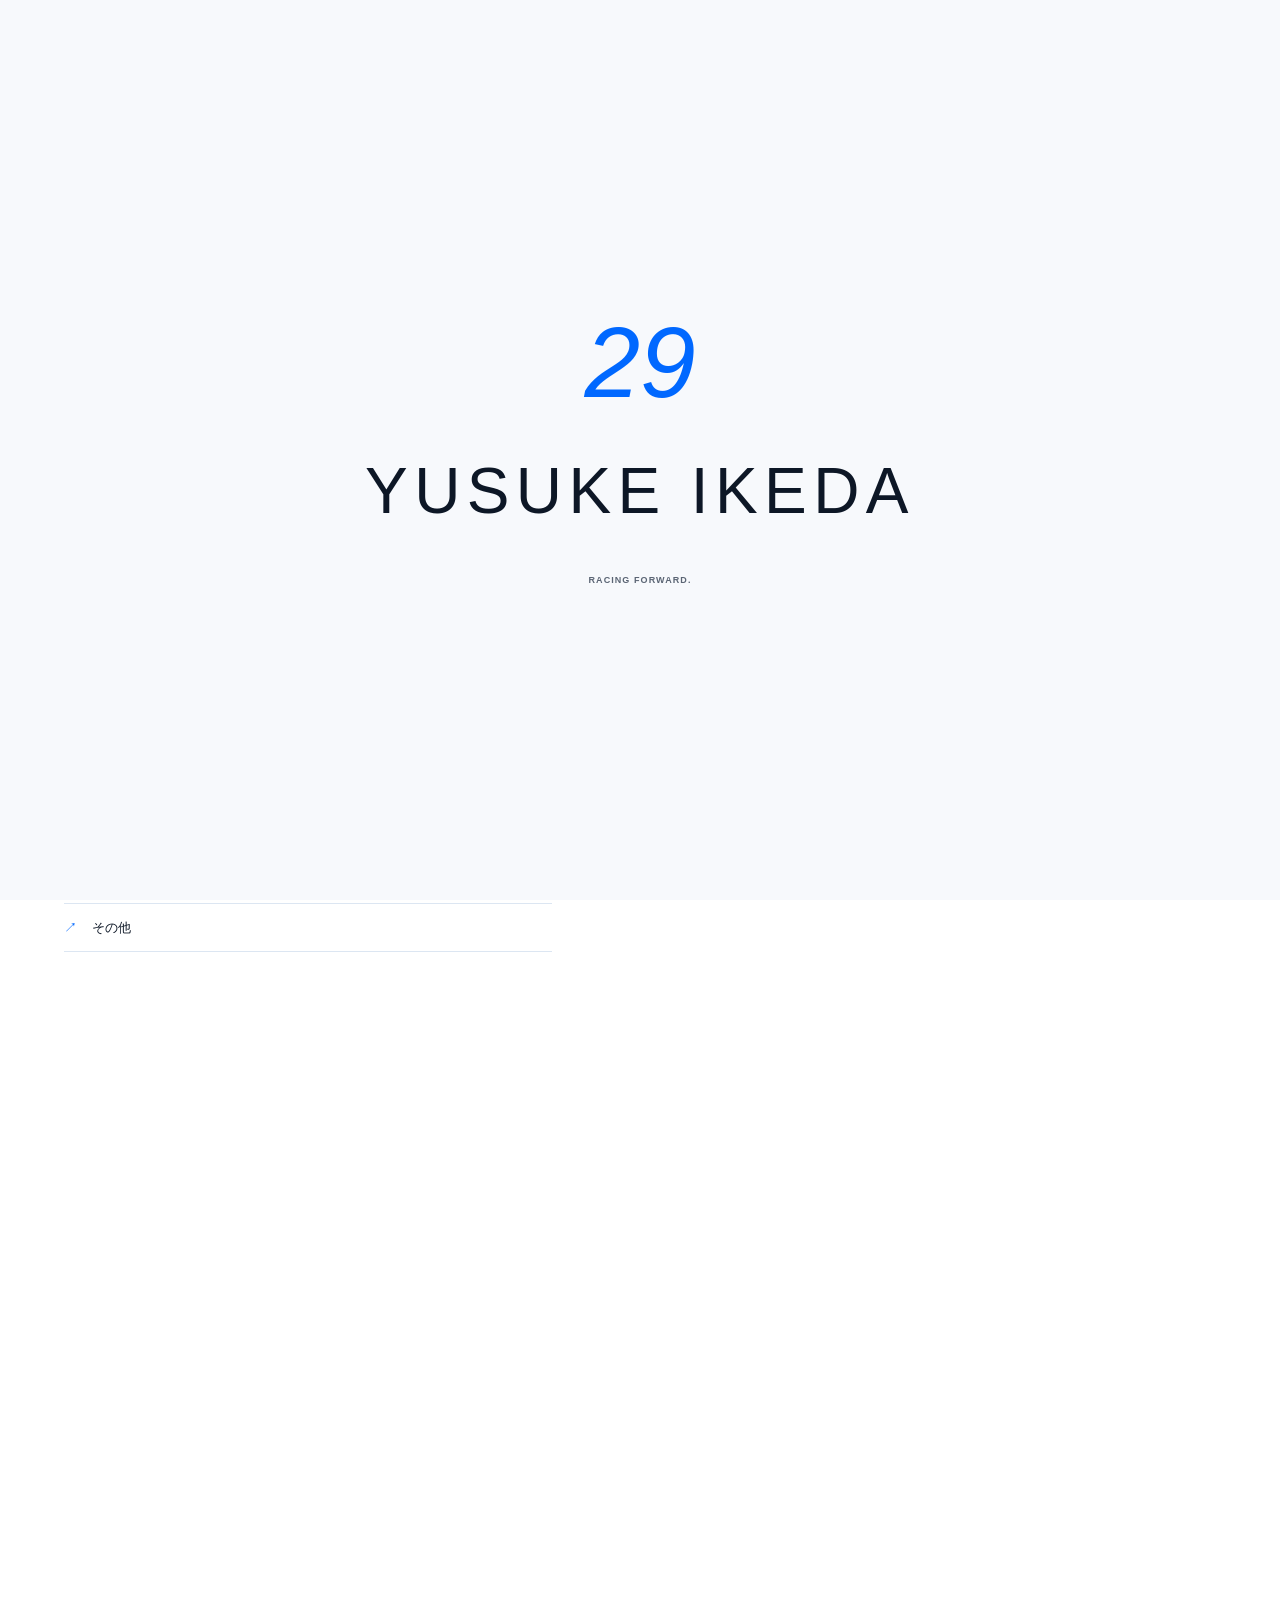
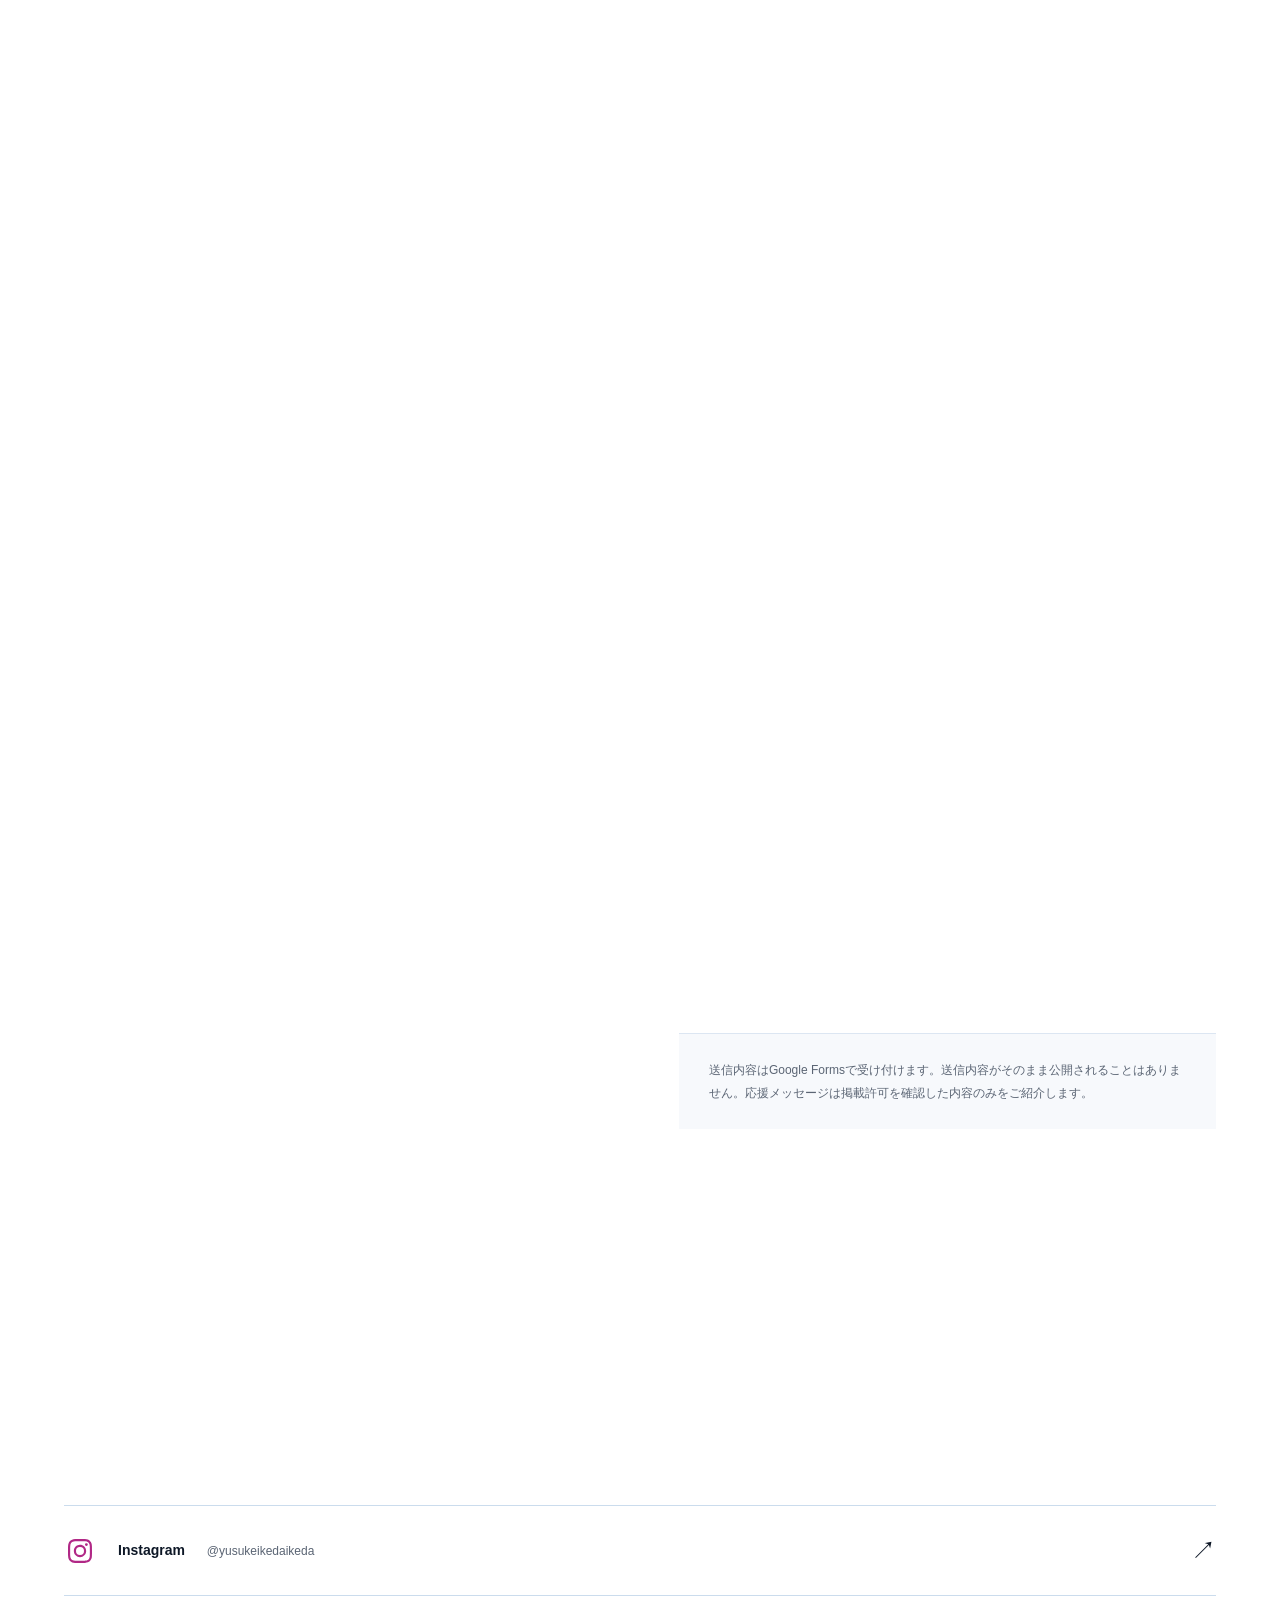
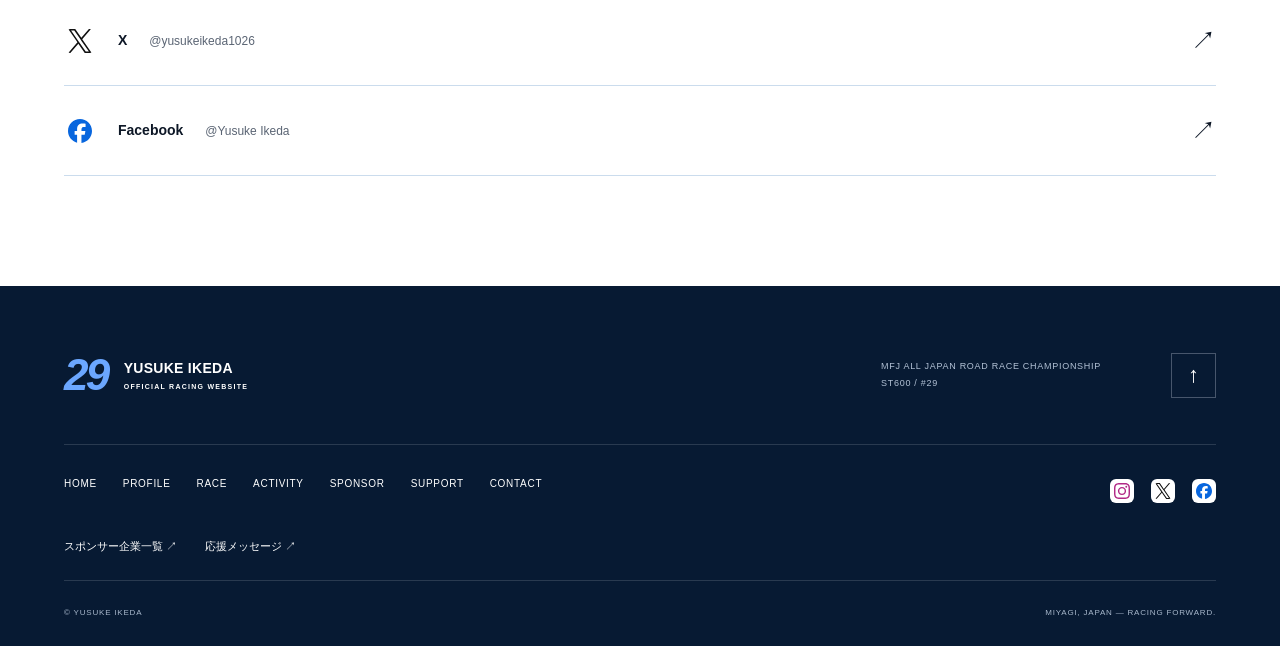
<file: contact.html>
<!doctype html>
<html lang="ja">
  <head>
    <meta charset="utf-8" />
    <meta name="viewport" content="width=device-width, initial-scale=1" />
    <meta
      http-equiv="Content-Security-Policy"
      content="default-src 'self'; script-src 'self' https://www.googletagmanager.com 'sha256-vFQVl+MAL6ysAkpPp2+XtzfbIoEyRq8qyvK6hTO3eoA='; style-src 'self'; img-src 'self' data: https://www.google-analytics.com https://region1.google-analytics.com; connect-src 'self' https://www.google-analytics.com https://region1.google-analytics.com https://analytics.google.com; frame-src https://docs.google.com; object-src 'none'; base-uri 'none'; form-action https://docs.google.com"
    />
    <meta name="referrer" content="strict-origin-when-cross-origin" />
    <title>CONTACT | 池田優介 Official Website</title>
    <meta
      name="description"
      content="宮城県角田市出身、全日本ロードレース選手権ST600に参戦する池田優介の公式Webサイト。プロフィール、レース情報、戦績、ニュース、スポンサー・支援情報を掲載。"
    />

    <link
      rel="canonical"
      href="https://yusukeracing.github.io/yusuke-official-website/contact.html"
    />
    <meta property="og:type" content="website" />
    <meta property="og:locale" content="ja_JP" />
    <meta property="og:site_name" content="YUSUKE IKEDA" />
    <meta property="og:title" content="CONTACT | 池田優介 Official Website" />
    <meta
      property="og:description"
      content="宮城県角田市出身、全日本ロードレース選手権ST600に参戦する池田優介の公式Webサイト。プロフィール、レース情報、戦績、ニュース、スポンサー・支援情報を掲載。"
    />
    <meta
      property="og:url"
      content="https://yusukeracing.github.io/yusuke-official-website/contact.html"
    />
    <meta
      property="og:image"
      content="https://yusukeracing.github.io/yusuke-official-website/assets/images/yusuke.hero_01.jpg"
    />
    <meta name="twitter:card" content="summary_large_image" />
    <link rel="icon" href="assets/icons/favicon.svg" type="image/svg+xml" />
    <meta name="theme-color" content="#0068FF" />
    <link rel="stylesheet" href="assets/css/style.css?v=20261029-release-1" />
    <link rel="stylesheet" href="assets/css/responsive.css?v=20261029-release-1" />
    <link rel="stylesheet" href="assets/css/social.css?v=20261029-release-1" />
    <script type="application/ld+json">
      {
        "@context": "https://schema.org",
        "@graph": [
          {
            "@type": "Person",
            "name": "池田優介",
            "alternateName": "YUSUKE IKEDA",
            "birthDate": "2004-10-26",
            "homeLocation": { "@type": "Place", "name": "宮城県角田市" },
            "memberOf": {
              "@type": "SportsOrganization",
              "name": "GarageL8 Racing Team"
            }
          },
          {
            "@type": "WebSite",
            "name": "YUSUKE IKEDA Official Racing Website",
            "inLanguage": "ja"
          }
        ]
      }
    </script>
    <script src="assets/js/main.js?v=20261029-release-1" defer></script>
    <script src="assets/js/animation.js?v=20261029-release-1" defer></script>
    <script src="assets/js/social-links.js?v=20261029-release-1" defer></script>
    <script src="assets/js/data-loader.js?v=20261029-release-1" defer></script>
  </head>
  <body id="top" data-page="contact">
    <a class="skip-link" href="#main">本文へスキップ</a>
    <div id="intro" class="intro" hidden aria-hidden="true">
      <span class="intro-number">29</span
      ><span class="intro-name">YUSUKE IKEDA</span
      ><span class="tiny-caps">RACING FORWARD.</span>
    </div>
    <div id="header-sentinel" aria-hidden="true"></div>
    <header id="site-header" class="site-header">
      <div class="header-inner">
        <a href="index.html" class="brand"
          ><span class="brand-number" aria-hidden="true">29</span
          ><span>YUSUKE IKEDA<small>OFFICIAL RACING WEBSITE</small></span></a
        >
        <nav
          id="primary-navigation"
          class="primary-navigation"
          aria-label="メインナビゲーション"
        >
          <a href="index.html">HOME</a><a href="profile.html">PROFILE</a
          ><a href="race.html">RACE</a><a href="news.html">ACTIVITY</a
          ><a href="sponsor.html">SPONSOR</a><a href="support.html">SUPPORT</a
          ><a href="contact.html" aria-current="page">CONTACT</a>
        </nav>
        <div class="header-socials" data-socials="icons"></div>
        <button
          class="menu-toggle"
          type="button"
          aria-controls="primary-navigation"
          aria-expanded="false"
          aria-label="MENU メニューを開く"
        >
          <span></span><span></span><b>MENU</b>
        </button>
      </div>
    </header>
    <main id="main">
      <section class="page-title wrap">
        <p class="eyebrow"><span>YUSUKE IKEDA</span> / CONTACT</p>
        <h1>LET’S TALK.</h1>
        <p>レースから、その先のつながりへ。</p>
        <span class="page-number" aria-hidden="true">29</span>
      </section>
      <section class="section-space wrap contact-layout">
        <div class="contact-information">
          <p class="eyebrow">お問い合わせ</p>
          <h2>活動についてのご相談を<br />お待ちしています。</h2>
          <p>
            スポンサー、取材・メディア、イベント、応援についてなど、下記フォームよりお問い合わせください。
          </p>
          <ul class="contact-types">
            <li>スポンサーについて</li>
            <li>取材・メディアについて</li>
            <li>イベントについて</li>
            <li>応援について</li>
            <li>その他</li>
          </ul>
          <dl class="contact-direct" hidden>
            <div>
              <dt>EMAIL</dt>
              <dd data-contact="email">xxx</dd>
            </div>
            <div>
              <dt>PHONE</dt>
              <dd data-contact="phone">xxx</dd>
            </div>
          </dl>
          <p class="fine-print" data-contact-notice>
            応援メッセージの掲載をご希望の場合は、本文に公開してよい表示名と掲載の可否をご記入ください。
          </p>
        </div>
        <div class="contact-form-wrap">
          <div class="form-head">
            <span class="tiny-caps">CONTACT FORM</span>
            <a href="https://docs.google.com/forms/d/e/1FAIpQLSdRqEPLFsCt1kjRyO-wNd4EpaXSpVxBO1tbpUzaIbe_33yBrw/viewform" target="_blank" rel="noopener noreferrer" data-form-link>別画面で開く ↗</a>
          </div>
          <div data-contact-form>
            <iframe class="contact-frame" src="https://docs.google.com/forms/d/e/1FAIpQLSdRqEPLFsCt1kjRyO-wNd4EpaXSpVxBO1tbpUzaIbe_33yBrw/viewform?embedded=true" width="640" height="2081"
              title="池田優介 お問い合わせフォーム（Google Forms）" loading="lazy"
              referrerpolicy="strict-origin-when-cross-origin">読み込み中…</iframe>
          </div>
          <p class="fine-print">
            送信内容はGoogle
            Formsで受け付けます。送信内容がそのまま公開されることはありません。応援メッセージは掲載許可を確認した内容のみをご紹介します。
          </p>
        </div>
      </section>
      <section class="section-space wrap">
        <div class="section-heading reveal">
          <div>
            <p class="eyebrow"><span></span> SOCIAL</p>
            <h2>FOLLOW THE JOURNEY.</h2>
          </div>
        </div>
        <div class="social-list" data-socials="full"><p class="social-unavailable">SNS情報は準備中です。</p></div>
      </section>
    </main>
    <footer class="site-footer">
      <div class="wrap">
        <div class="footer-top">
          <a href="index.html" class="brand"
            ><span class="brand-number" aria-hidden="true">29</span
            ><span>YUSUKE IKEDA<small>OFFICIAL RACING WEBSITE</small></span></a
          >
          <p>MFJ ALL JAPAN ROAD RACE CHAMPIONSHIP<br />ST600 / #29</p>
          <a href="#top" class="back-top" aria-label="ページ上部へ">↑</a>
        </div>
        <div class="footer-middle">
          <nav aria-label="フッターナビゲーション">
            <a href="index.html">HOME</a><a href="profile.html">PROFILE</a
            ><a href="race.html">RACE</a><a href="news.html">ACTIVITY</a
            ><a href="sponsor.html">SPONSOR</a><a href="support.html">SUPPORT</a
            ><a href="contact.html" aria-current="page">CONTACT</a>
          </nav>
          <div class="header-socials" data-socials="icons"></div>
        </div>
        <div class="footer-directory"><a href="partners.html">スポンサー企業一覧 ↗</a><a href="messages.html">応援メッセージ ↗</a></div>
          <div class="footer-bottom">
          <span>© YUSUKE IKEDA</span
          ><span>MIYAGI, JAPAN — RACING FORWARD.</span>
        </div>
      </div>
    </footer>
    <dialog class="lightbox" id="lightbox" aria-label="フォトギャラリー">
      <button
        type="button"
        class="lightbox-close"
        data-lightbox-close
        aria-label="ギャラリーを閉じる"
      >
        CLOSE ×
      </button>
      <div class="lightbox-photo is-placeholder">
        <img
          class="lightbox-image"
          width="1600"
          height="1067"
          alt="フォトギャラリーの拡大写真"
          hidden
        /><span data-lightbox-placeholder>写真を読み込み中です</span>
      </div>
      <div class="lightbox-bottom">
        <button type="button" data-lightbox-prev aria-label="前の写真">
          ←
        </button>
        <p class="lightbox-caption">フォトギャラリー</p>
        <span class="lightbox-count">01 / 12</span
        ><button type="button" data-lightbox-next aria-label="次の写真">
          →
        </button>
      </div>
    </dialog>
    <noscript
      ><nav class="nojs-nav wrap" aria-label="ページ一覧">
        <a href="index.html">HOME</a><a href="profile.html">PROFILE</a
        ><a href="race.html">RACE</a><a href="news.html">ACTIVITY</a
        ><a href="sponsor.html">SPONSOR</a><a href="support.html">SUPPORT</a
        ><a href="contact.html">CONTACT</a>
      </nav>
      <p class="noscript-notice">
        写真の拡大やニュースの絞り込みにはJavaScriptが必要です。本文や各ページはそのままご覧いただけます。
      </p></noscript
    >
  </body>
</html>
</file>
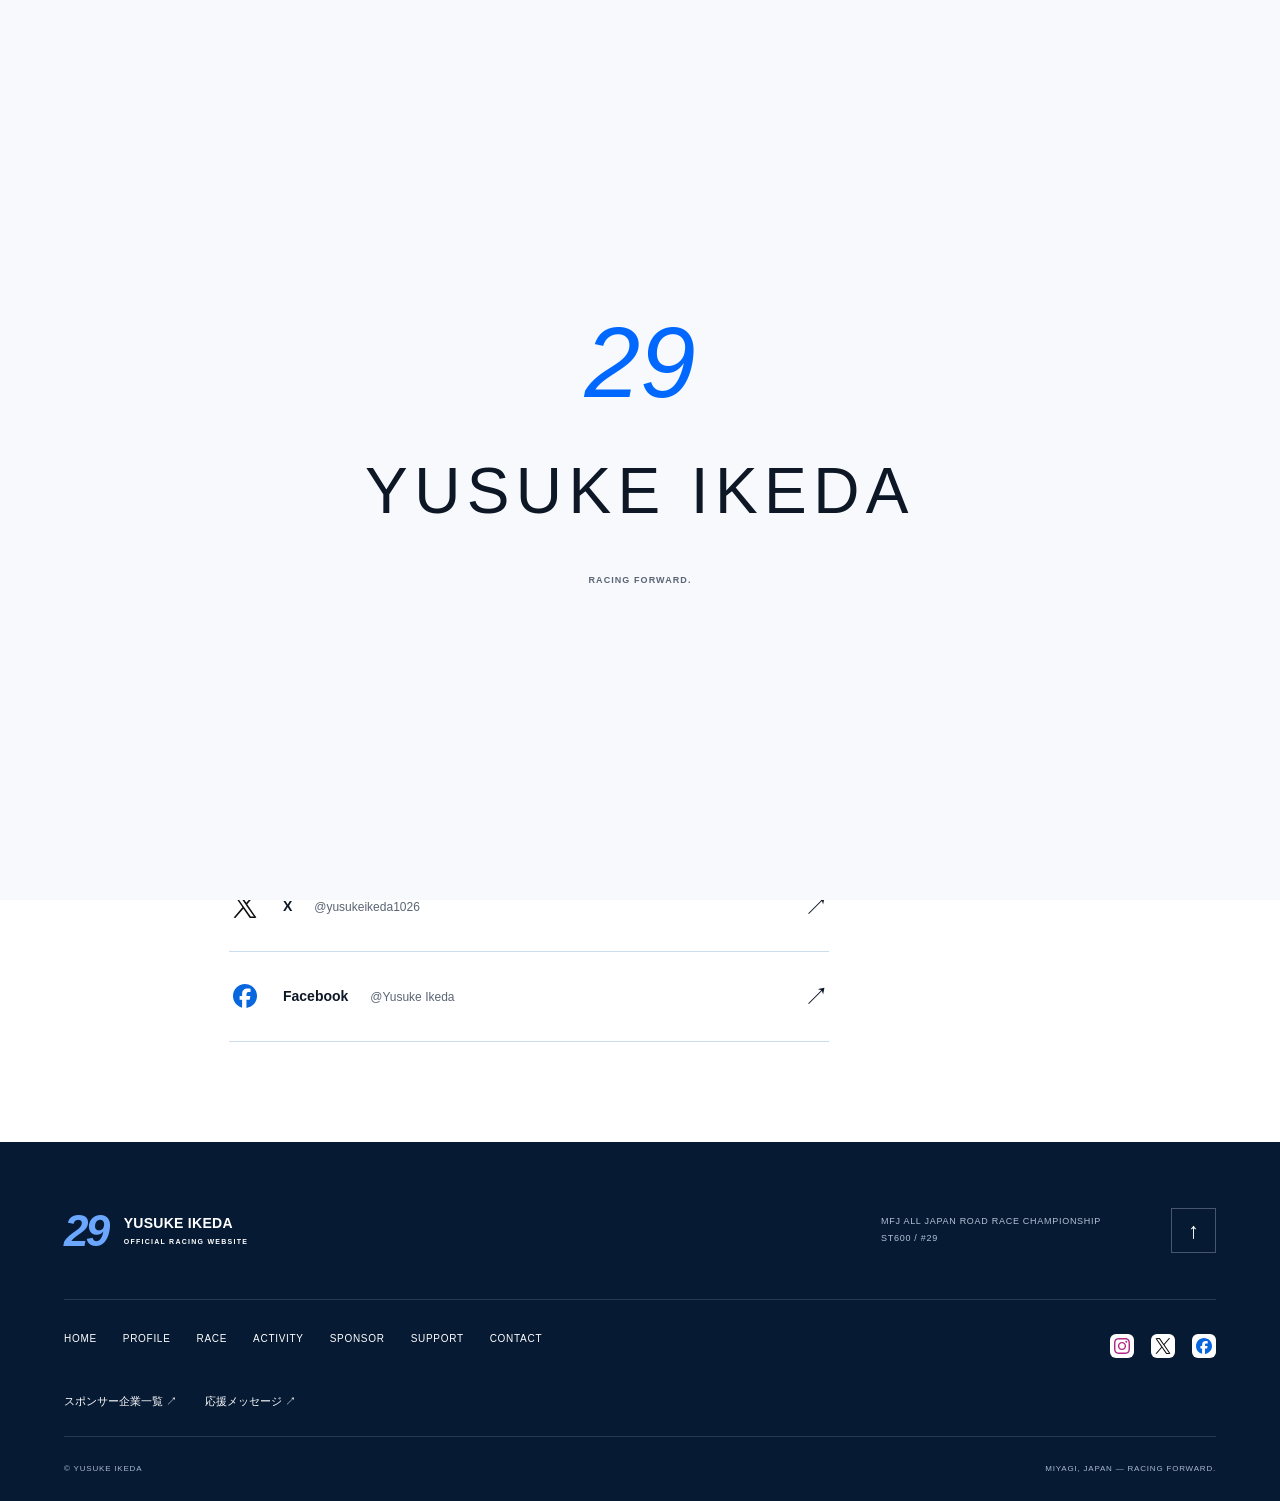
<file: maintenance.html>
<!doctype html>
<html lang="ja">
  <head>
    <meta charset="utf-8" />
    <meta name="viewport" content="width=device-width, initial-scale=1" />
    <meta
      http-equiv="Content-Security-Policy"
      content="default-src 'self'; script-src 'self' https://www.googletagmanager.com 'sha256-vFQVl+MAL6ysAkpPp2+XtzfbIoEyRq8qyvK6hTO3eoA='; style-src 'self'; img-src 'self' data: https://www.google-analytics.com https://region1.google-analytics.com; connect-src 'self' https://www.google-analytics.com https://region1.google-analytics.com https://analytics.google.com; frame-src https://docs.google.com; object-src 'none'; base-uri 'none'; form-action https://docs.google.com"
    />
    <meta name="referrer" content="strict-origin-when-cross-origin" />
    <title>メンテナンス中 | 池田優介</title>
    <meta
      name="description"
      content="宮城県角田市出身、全日本ロードレース選手権ST600に参戦する池田優介の公式Webサイト。プロフィール、レース情報、戦績、ニュース、スポンサー・支援情報を掲載。"
    />
    <meta name="robots" content="noindex, follow" />
    <link
      rel="canonical"
      href="https://yusukeracing.github.io/yusuke-official-website/maintenance.html"
    />
    <meta property="og:type" content="website" />
    <meta property="og:locale" content="ja_JP" />
    <meta property="og:site_name" content="YUSUKE IKEDA" />
    <meta property="og:title" content="メンテナンス中 | 池田優介" />
    <meta
      property="og:description"
      content="宮城県角田市出身、全日本ロードレース選手権ST600に参戦する池田優介の公式Webサイト。プロフィール、レース情報、戦績、ニュース、スポンサー・支援情報を掲載。"
    />
    <meta
      property="og:url"
      content="https://yusukeracing.github.io/yusuke-official-website/maintenance.html"
    />
    <meta
      property="og:image"
      content="https://yusukeracing.github.io/yusuke-official-website/assets/images/yusuke.hero_01.jpg"
    />
    <meta name="twitter:card" content="summary_large_image" />
    <link rel="icon" href="assets/icons/favicon.svg" type="image/svg+xml" />
    <meta name="theme-color" content="#0068FF" />
    <link rel="stylesheet" href="assets/css/style.css?v=20261029-release-1" />
    <link rel="stylesheet" href="assets/css/responsive.css?v=20261029-release-1" />
    <link rel="stylesheet" href="assets/css/social.css?v=20261029-release-1" />
    <script type="application/ld+json">
      {
        "@context": "https://schema.org",
        "@graph": [
          {
            "@type": "Person",
            "name": "池田優介",
            "alternateName": "YUSUKE IKEDA",
            "birthDate": "2004-10-26",
            "homeLocation": { "@type": "Place", "name": "宮城県角田市" },
            "memberOf": {
              "@type": "SportsOrganization",
              "name": "GarageL8 Racing Team"
            }
          },
          {
            "@type": "WebSite",
            "name": "YUSUKE IKEDA Official Racing Website",
            "inLanguage": "ja"
          }
        ]
      }
    </script>
    <script src="assets/js/main.js?v=20261029-release-1" defer></script>
    <script src="assets/js/animation.js?v=20261029-release-1" defer></script>
    <script src="assets/js/social-links.js?v=20261029-release-1" defer></script>
    <script src="assets/js/data-loader.js?v=20261029-release-1" defer></script>
  </head>
  <body id="top" data-page="maintenance">
    <a class="skip-link" href="#main">本文へスキップ</a>
    <div id="intro" class="intro" hidden aria-hidden="true">
      <span class="intro-number">29</span
      ><span class="intro-name">YUSUKE IKEDA</span
      ><span class="tiny-caps">RACING FORWARD.</span>
    </div>
    <div id="header-sentinel" aria-hidden="true"></div>
    <header id="site-header" class="site-header">
      <div class="header-inner">
        <a href="index.html" class="brand"
          ><span class="brand-number" aria-hidden="true">29</span
          ><span>YUSUKE IKEDA<small>OFFICIAL RACING WEBSITE</small></span></a
        >
        <nav
          id="primary-navigation"
          class="primary-navigation"
          aria-label="メインナビゲーション"
        >
          <a href="index.html">HOME</a><a href="profile.html">PROFILE</a
          ><a href="race.html">RACE</a><a href="news.html">ACTIVITY</a
          ><a href="sponsor.html">SPONSOR</a><a href="support.html">SUPPORT</a
          ><a href="contact.html">CONTACT</a>
        </nav>
        <div class="header-socials" data-socials="icons"></div>
        <button
          class="menu-toggle"
          type="button"
          aria-controls="primary-navigation"
          aria-expanded="false"
          aria-label="MENU メニューを開く"
        >
          <span></span><span></span><b>MENU</b>
        </button>
      </div>
    </header>
    <main id="main">
      <section class="utility-page maintenance wrap">
        <p class="eyebrow">YUSUKE IKEDA / OFFICIAL WEBSITE</p>
        <span class="utility-code" aria-hidden="true">29<span>.</span></span>
        <p class="tiny-caps">UNDER MAINTENANCE</p>
        <h1>また、ここで。</h1>
        <p data-maintenance-message>
          現在、Webサイトのメンテナンスを行っています。<br />ご不便をおかけしますが、公開再開までしばらくお待ちください。
        </p>
        <p class="fine-print">
          お急ぎの場合：<span data-contact="email">xxx</span>
        </p>
        <div class="social-list" data-socials="full"><p class="social-unavailable">SNS情報は準備中です。</p></div>
      </section>
    </main>
    <footer class="site-footer">
      <div class="wrap">
        <div class="footer-top">
          <a href="index.html" class="brand"
            ><span class="brand-number" aria-hidden="true">29</span
            ><span>YUSUKE IKEDA<small>OFFICIAL RACING WEBSITE</small></span></a
          >
          <p>MFJ ALL JAPAN ROAD RACE CHAMPIONSHIP<br />ST600 / #29</p>
          <a href="#top" class="back-top" aria-label="ページ上部へ">↑</a>
        </div>
        <div class="footer-middle">
          <nav aria-label="フッターナビゲーション">
            <a href="index.html">HOME</a><a href="profile.html">PROFILE</a
            ><a href="race.html">RACE</a><a href="news.html">ACTIVITY</a
            ><a href="sponsor.html">SPONSOR</a><a href="support.html">SUPPORT</a
            ><a href="contact.html">CONTACT</a>
          </nav>
          <div class="header-socials" data-socials="icons"></div>
        </div>
        <div class="footer-directory"><a href="partners.html">スポンサー企業一覧 ↗</a><a href="messages.html">応援メッセージ ↗</a></div>
          <div class="footer-bottom">
          <span>© YUSUKE IKEDA</span
          ><span>MIYAGI, JAPAN — RACING FORWARD.</span>
        </div>
      </div>
    </footer>
    <dialog class="lightbox" id="lightbox" aria-label="フォトギャラリー">
      <button
        type="button"
        class="lightbox-close"
        data-lightbox-close
        aria-label="ギャラリーを閉じる"
      >
        CLOSE ×
      </button>
      <div class="lightbox-photo is-placeholder">
        <img
          class="lightbox-image"
          width="1600"
          height="1067"
          alt="フォトギャラリーの拡大写真"
          hidden
        /><span data-lightbox-placeholder>写真を読み込み中です</span>
      </div>
      <div class="lightbox-bottom">
        <button type="button" data-lightbox-prev aria-label="前の写真">
          ←
        </button>
        <p class="lightbox-caption">フォトギャラリー</p>
        <span class="lightbox-count">01 / 12</span
        ><button type="button" data-lightbox-next aria-label="次の写真">
          →
        </button>
      </div>
    </dialog>
    <noscript
      ><nav class="nojs-nav wrap" aria-label="ページ一覧">
        <a href="index.html">HOME</a><a href="profile.html">PROFILE</a
        ><a href="race.html">RACE</a><a href="news.html">ACTIVITY</a
        ><a href="sponsor.html">SPONSOR</a><a href="support.html">SUPPORT</a
        ><a href="contact.html">CONTACT</a>
      </nav>
      <p class="noscript-notice">
        写真の拡大やニュースの絞り込みにはJavaScriptが必要です。本文や各ページはそのままご覧いただけます。
      </p></noscript
    >
  </body>
</html>
</file>
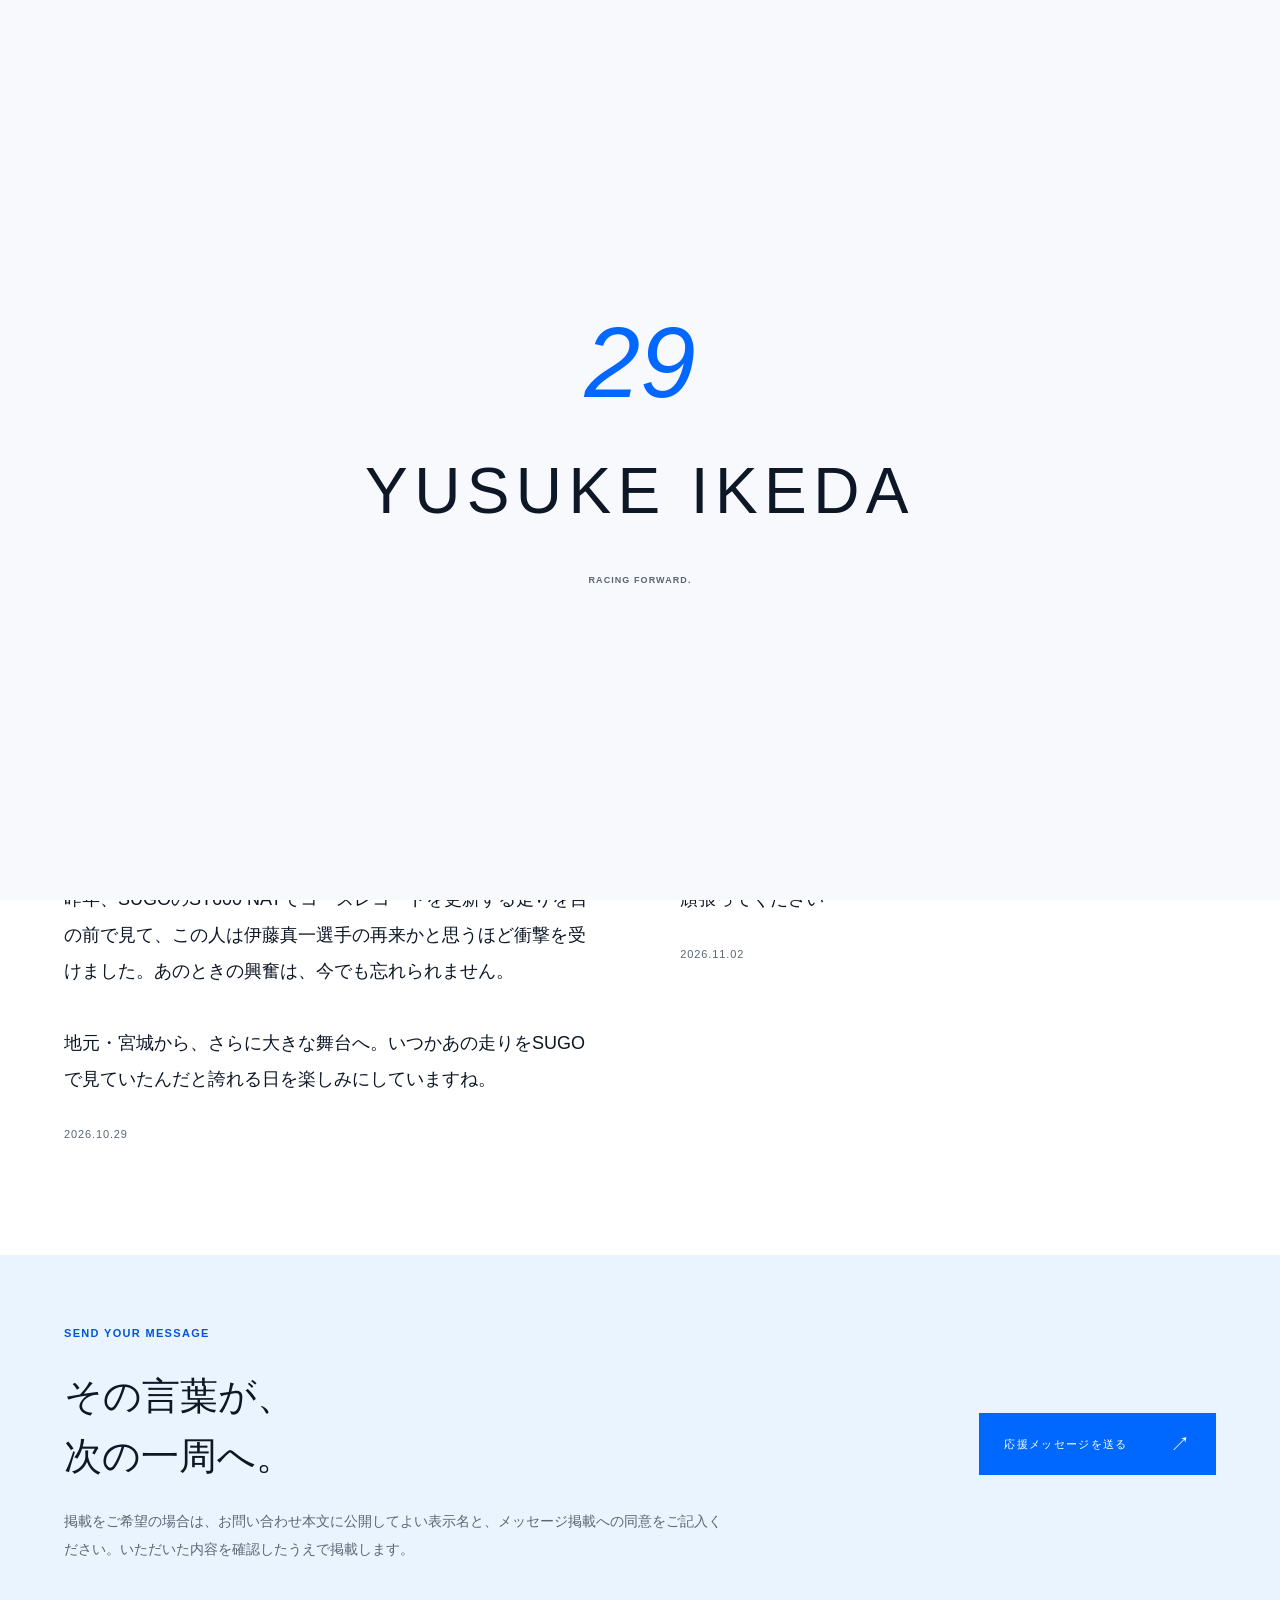
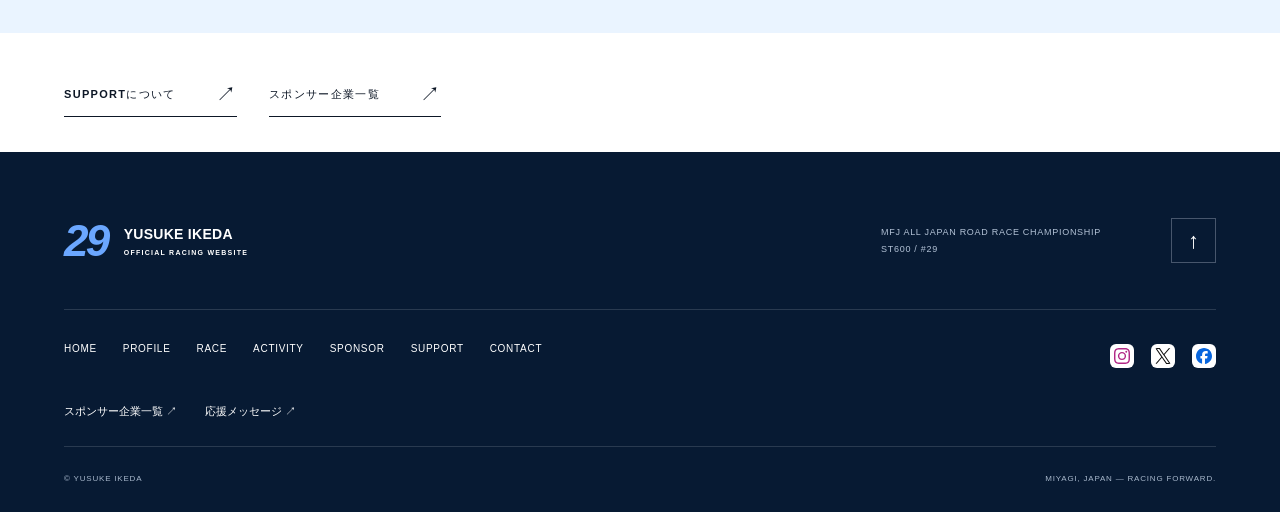
<file: messages.html>
<!doctype html>
<html lang="ja">
  <head>
    <meta charset="utf-8" />
    <meta name="viewport" content="width=device-width, initial-scale=1" />
    <meta
      http-equiv="Content-Security-Policy"
      content="default-src 'self'; script-src 'self' https://www.googletagmanager.com 'sha256-vFQVl+MAL6ysAkpPp2+XtzfbIoEyRq8qyvK6hTO3eoA='; style-src 'self'; img-src 'self' data: https://www.google-analytics.com https://region1.google-analytics.com; connect-src 'self' https://www.google-analytics.com https://region1.google-analytics.com https://analytics.google.com; frame-src https://docs.google.com; object-src 'none'; base-uri 'none'; form-action https://docs.google.com"
    />
    <meta name="referrer" content="strict-origin-when-cross-origin" />
    <title>応援メッセージ | 池田優介 Official Website</title>
    <meta
      name="description"
      content="宮城県角田市出身、全日本ロードレース選手権ST600に参戦する池田優介の公式Webサイト。プロフィール、レース情報、戦績、ニュース、スポンサー・支援情報を掲載。"
    />

    <link
      rel="canonical"
      href="https://yusukeracing.github.io/yusuke-official-website/messages.html"
    />
    <meta property="og:type" content="website" />
    <meta property="og:locale" content="ja_JP" />
    <meta property="og:site_name" content="YUSUKE IKEDA" />
    <meta property="og:title" content="応援メッセージ | 池田優介 Official Website" />
    <meta
      property="og:description"
      content="宮城県角田市出身、全日本ロードレース選手権ST600に参戦する池田優介の公式Webサイト。プロフィール、レース情報、戦績、ニュース、スポンサー・支援情報を掲載。"
    />
    <meta
      property="og:url"
      content="https://yusukeracing.github.io/yusuke-official-website/messages.html"
    />
    <meta
      property="og:image"
      content="https://yusukeracing.github.io/yusuke-official-website/assets/images/yusuke.hero_01.jpg"
    />
    <meta name="twitter:card" content="summary_large_image" />
    <link rel="icon" href="assets/icons/favicon.svg" type="image/svg+xml" />
    <meta name="theme-color" content="#0068FF" />
    <link rel="stylesheet" href="assets/css/style.css?v=20261029-release-1" />
    <link rel="stylesheet" href="assets/css/responsive.css?v=20261029-release-1" />
    <link rel="stylesheet" href="assets/css/social.css?v=20261029-release-1" />
    <script type="application/ld+json">
      {
        "@context": "https://schema.org",
        "@graph": [
          {
            "@type": "Person",
            "name": "池田優介",
            "alternateName": "YUSUKE IKEDA",
            "birthDate": "2004-10-26",
            "homeLocation": { "@type": "Place", "name": "宮城県角田市" },
            "memberOf": {
              "@type": "SportsOrganization",
              "name": "GarageL8 Racing Team"
            }
          },
          {
            "@type": "WebSite",
            "name": "YUSUKE IKEDA Official Racing Website",
            "inLanguage": "ja"
          }
        ]
      }
    </script>
    <script src="assets/js/main.js?v=20261029-release-1" defer></script>
    <script src="assets/js/animation.js?v=20261029-release-1" defer></script>
    <script src="assets/js/social-links.js?v=20261029-release-1" defer></script>
    <script src="assets/js/data-loader.js?v=20261029-release-1" defer></script>
      <link rel="stylesheet" href="assets/css/community.css?v=20261029-release-1" />
    <script src="assets/js/community.js?v=20261029-release-1" defer></script>
  </head>
  <body id="top" data-page="messages">
    <a class="skip-link" href="#main">本文へスキップ</a>
    <div id="intro" class="intro" hidden aria-hidden="true">
      <span class="intro-number">29</span
      ><span class="intro-name">YUSUKE IKEDA</span
      ><span class="tiny-caps">RACING FORWARD.</span>
    </div>
    <div id="header-sentinel" aria-hidden="true"></div>
    <header id="site-header" class="site-header">
      <div class="header-inner">
        <a href="index.html" class="brand"
          ><span class="brand-number" aria-hidden="true">29</span
          ><span>YUSUKE IKEDA<small>OFFICIAL RACING WEBSITE</small></span></a
        >
        <nav
          id="primary-navigation"
          class="primary-navigation"
          aria-label="メインナビゲーション"
        >
          <a href="index.html">HOME</a><a href="profile.html">PROFILE</a
          ><a href="race.html">RACE</a><a href="news.html">ACTIVITY</a
          ><a href="sponsor.html">SPONSOR</a
          ><a href="support.html" aria-current="page">SUPPORT</a><a href="contact.html">CONTACT</a>
        </nav>
        <div class="header-socials" data-socials="icons"></div>
        <button
          class="menu-toggle"
          type="button"
          aria-controls="primary-navigation"
          aria-expanded="false"
          aria-label="MENU メニューを開く"
        >
          <span></span><span></span><b>MENU</b>
        </button>
      </div>
    </header>
    <main id="main">
      <section class="page-title wrap">
        <p class="eyebrow"><span>YUSUKE IKEDA</span> / SUPPORT MESSAGES</p>
        <h1>YOUR WORDS.<br />OUR POWER.</h1>
        <p>応援メッセージ</p>
        <span class="page-number" aria-hidden="true">29</span>
      </section>
      <div class="wrap community-intro">
        <p>届けてくださる言葉も、走る力になります。<br />掲載のご了承をいただいた応援メッセージをご紹介します。</p>
        <a class="text-link" href="contact.html?type=support" data-track="support_click">応援メッセージを送る<span aria-hidden="true">↗</span></a>
      </div>
      <section class="wrap section-space community-list-section" aria-label="応援メッセージ一覧">
        <p class="sr-only" role="status" data-community-status></p>
        <div class="message-list" data-message-list>
          <div class="community-empty">
            <p class="eyebrow">THANK YOU FOR YOUR SUPPORT.</p>
            <h2>応援メッセージをお待ちしています。</h2>
            <p>お問い合わせフォームからお寄せください。掲載のご了承をいただいたメッセージを、こちらでご紹介します。</p>
          </div>
        </div>
      </section>
      <section class="community-invitation">
        <div class="wrap">
          <div><p class="eyebrow">SEND YOUR MESSAGE</p><h2>その言葉が、<br />次の一周へ。</h2><p>掲載をご希望の場合は、お問い合わせ本文に公開してよい表示名と、メッセージ掲載への同意をご記入ください。いただいた内容を確認したうえで掲載します。</p></div>
          <a class="button button-blue" href="contact.html?type=support" data-track="support_click">応援メッセージを送る<span aria-hidden="true">↗</span></a>
        </div>
      </section>
      <nav class="wrap community-links" aria-label="関連ページ"><a class="text-link" href="support.html">SUPPORTについて<span aria-hidden="true">↗</span></a><a class="text-link" href="partners.html">スポンサー企業一覧<span aria-hidden="true">↗</span></a></nav>
    </main>
    <footer class="site-footer">
      <div class="wrap">
        <div class="footer-top">
          <a href="index.html" class="brand"
            ><span class="brand-number" aria-hidden="true">29</span
            ><span>YUSUKE IKEDA<small>OFFICIAL RACING WEBSITE</small></span></a
          >
          <p>MFJ ALL JAPAN ROAD RACE CHAMPIONSHIP<br />ST600 / #29</p>
          <a href="#top" class="back-top" aria-label="ページ上部へ">↑</a>
        </div>
        <div class="footer-middle">
          <nav aria-label="フッターナビゲーション">
            <a href="index.html">HOME</a><a href="profile.html">PROFILE</a
            ><a href="race.html">RACE</a><a href="news.html">ACTIVITY</a
            ><a href="sponsor.html">SPONSOR</a
            ><a href="support.html" aria-current="page">SUPPORT</a
            ><a href="contact.html">CONTACT</a>
          </nav>
          <div class="header-socials" data-socials="icons"></div>
        </div>
        <div class="footer-directory"><a href="partners.html">スポンサー企業一覧 ↗</a><a href="messages.html">応援メッセージ ↗</a></div>
          <div class="footer-bottom">
          <span>© YUSUKE IKEDA</span
          ><span>MIYAGI, JAPAN — RACING FORWARD.</span>
        </div>
      </div>
    </footer>
    <dialog class="lightbox" id="lightbox" aria-label="フォトギャラリー">
      <button
        type="button"
        class="lightbox-close"
        data-lightbox-close
        aria-label="ギャラリーを閉じる"
      >
        CLOSE ×
      </button>
      <div class="lightbox-photo is-placeholder">
        <img
          class="lightbox-image"
          width="1600"
          height="1067"
          alt="フォトギャラリーの拡大写真"
          hidden
        /><span data-lightbox-placeholder>写真を読み込み中です</span>
      </div>
      <div class="lightbox-bottom">
        <button type="button" data-lightbox-prev aria-label="前の写真">
          ←
        </button>
        <p class="lightbox-caption">フォトギャラリー</p>
        <span class="lightbox-count">01 / 12</span
        ><button type="button" data-lightbox-next aria-label="次の写真">
          →
        </button>
      </div>
    </dialog>
    <noscript
      ><nav class="nojs-nav wrap" aria-label="ページ一覧">
        <a href="index.html">HOME</a><a href="profile.html">PROFILE</a
        ><a href="race.html">RACE</a><a href="news.html">ACTIVITY</a
        ><a href="sponsor.html">SPONSOR</a><a href="support.html" aria-current="page">SUPPORT</a
        ><a href="contact.html">CONTACT</a>
      </nav>
      <p class="noscript-notice">
        掲載情報の読み込みにはJavaScriptが必要です。スポンサー・応援については、お問い合わせページをご利用ください。
      </p></noscript
    >
  </body>
</html>
</file>
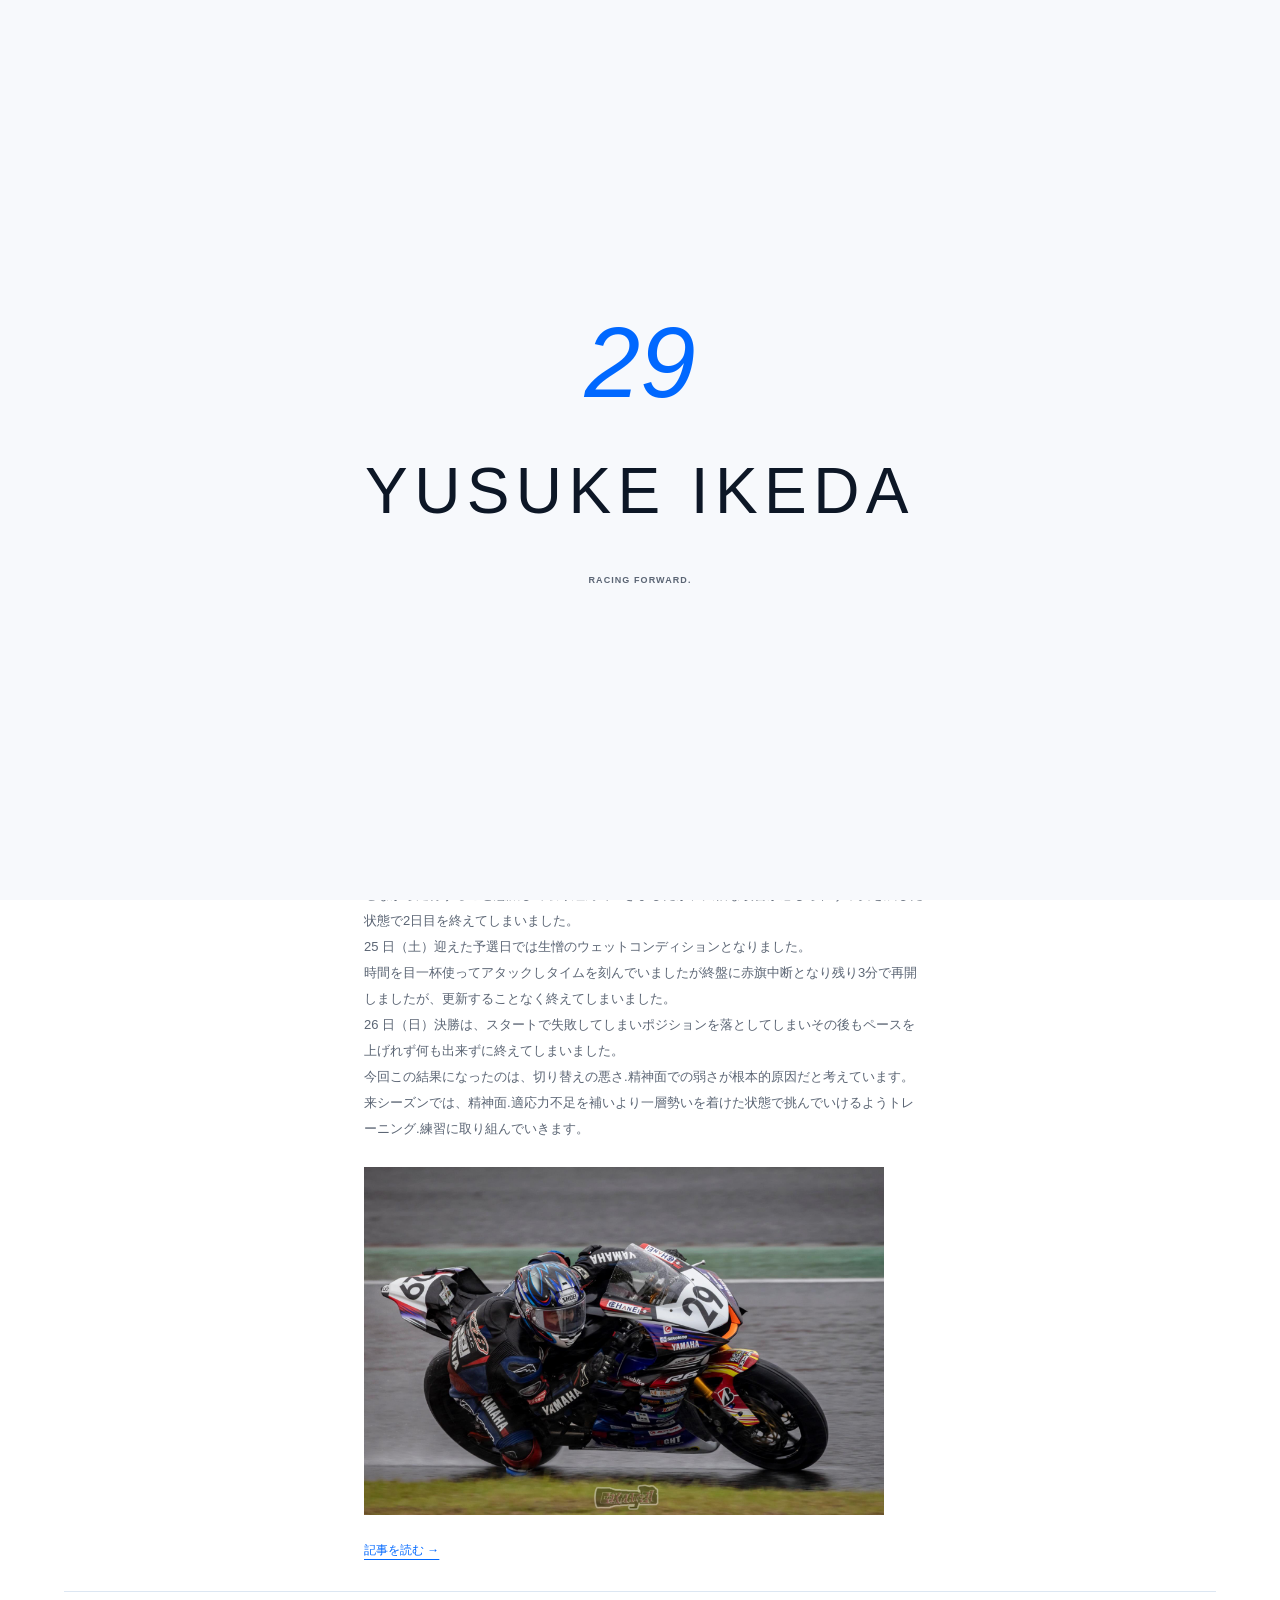
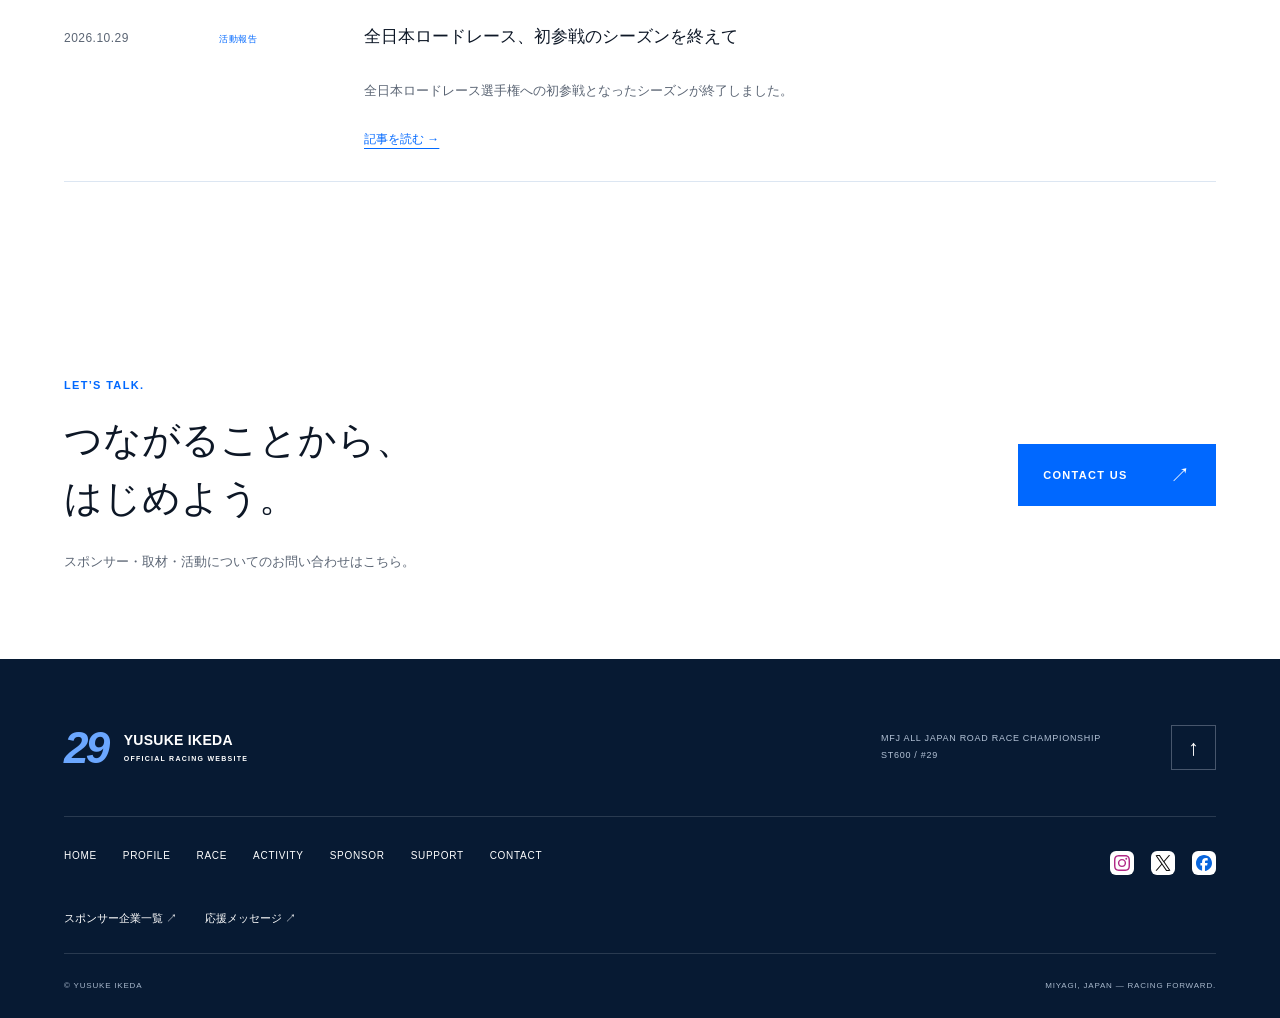
<file: news.html>
<!doctype html>
<html lang="ja">
  <head>
    <meta charset="utf-8" />
    <meta name="viewport" content="width=device-width, initial-scale=1" />
    <meta
      http-equiv="Content-Security-Policy"
      content="default-src 'self'; script-src 'self' https://www.googletagmanager.com 'sha256-vFQVl+MAL6ysAkpPp2+XtzfbIoEyRq8qyvK6hTO3eoA='; style-src 'self'; img-src 'self' data: https://www.google-analytics.com https://region1.google-analytics.com; connect-src 'self' https://www.google-analytics.com https://region1.google-analytics.com https://analytics.google.com; frame-src https://docs.google.com; object-src 'none'; base-uri 'none'; form-action https://docs.google.com"
    />
    <meta name="referrer" content="strict-origin-when-cross-origin" />
    <title>活動報告・ニュース | 池田優介 Official Website</title>
    <meta
      name="description"
      content="宮城県角田市出身、全日本ロードレース選手権ST600に参戦する池田優介の公式Webサイト。プロフィール、レース情報、戦績、ニュース、スポンサー・支援情報を掲載。"
    />

    <link
      rel="canonical"
      href="https://yusukeracing.github.io/yusuke-official-website/news.html"
    />
    <meta property="og:type" content="website" />
    <meta property="og:locale" content="ja_JP" />
    <meta property="og:site_name" content="YUSUKE IKEDA" />
    <meta property="og:title" content="活動報告・ニュース | 池田優介 Official Website" />
    <meta
      property="og:description"
      content="宮城県角田市出身、全日本ロードレース選手権ST600に参戦する池田優介の公式Webサイト。プロフィール、レース情報、戦績、ニュース、スポンサー・支援情報を掲載。"
    />
    <meta
      property="og:url"
      content="https://yusukeracing.github.io/yusuke-official-website/news.html"
    />
    <meta
      property="og:image"
      content="https://yusukeracing.github.io/yusuke-official-website/assets/images/yusuke.hero_01.jpg"
    />
    <meta name="twitter:card" content="summary_large_image" />
    <link rel="icon" href="assets/icons/favicon.svg" type="image/svg+xml" />
    <meta name="theme-color" content="#0068FF" />
    <link rel="stylesheet" href="assets/css/style.css?v=20261029-release-1" />
    <link rel="stylesheet" href="assets/css/responsive.css?v=20261029-release-1" />
    <link rel="stylesheet" href="assets/css/activity.css?v=20261029-release-1" />
    <link rel="stylesheet" href="assets/css/social.css?v=20261029-release-1" />
    <script type="application/ld+json">
      {
        "@context": "https://schema.org",
        "@graph": [
          {
            "@type": "Person",
            "name": "池田優介",
            "alternateName": "YUSUKE IKEDA",
            "birthDate": "2004-10-26",
            "homeLocation": { "@type": "Place", "name": "宮城県角田市" },
            "memberOf": {
              "@type": "SportsOrganization",
              "name": "GarageL8 Racing Team"
            }
          },
          {
            "@type": "WebSite",
            "name": "YUSUKE IKEDA Official Racing Website",
            "inLanguage": "ja"
          }
        ]
      }
    </script>
    <script src="assets/js/main.js?v=20261029-release-1" defer></script>
    <script src="assets/js/animation.js?v=20261029-release-1" defer></script>
    <script src="assets/js/social-links.js?v=20261029-release-1" defer></script>
    <script src="assets/js/data-loader.js?v=20261029-release-1" defer></script>
    <script src="assets/js/news.js?v=20261030-news-1" defer></script>
  </head>
  <body id="top" data-page="news">
    <a class="skip-link" href="#main">本文へスキップ</a>
    <div id="intro" class="intro" hidden aria-hidden="true">
      <span class="intro-number">29</span
      ><span class="intro-name">YUSUKE IKEDA</span
      ><span class="tiny-caps">RACING FORWARD.</span>
    </div>
    <div id="header-sentinel" aria-hidden="true"></div>
    <header id="site-header" class="site-header">
      <div class="header-inner">
        <a href="index.html" class="brand"
          ><span class="brand-number" aria-hidden="true">29</span
          ><span>YUSUKE IKEDA<small>OFFICIAL RACING WEBSITE</small></span></a
        >
        <nav
          id="primary-navigation"
          class="primary-navigation"
          aria-label="メインナビゲーション"
        >
          <a href="index.html">HOME</a><a href="profile.html">PROFILE</a
          ><a href="race.html">RACE</a
          ><a href="news.html" aria-current="page">ACTIVITY</a
          ><a href="sponsor.html">SPONSOR</a><a href="support.html">SUPPORT</a
          ><a href="contact.html">CONTACT</a>
        </nav>
        <div class="header-socials" data-socials="icons"></div>
        <button
          class="menu-toggle"
          type="button"
          aria-controls="primary-navigation"
          aria-expanded="false"
          aria-label="MENU メニューを開く"
        >
          <span></span><span></span><b>MENU</b>
        </button>
      </div>
    </header>
    <main id="main">
      <section class="page-title wrap">
        <p class="eyebrow"><span>YUSUKE IKEDA</span> / ACTIVITY &amp; NEWS</p>
        <h1>ACTIVITY &amp; NEWS.</h1>
        <p>活動報告とレースのニュースを、ここから。</p>
        <span class="page-number" aria-hidden="true">29</span>
      </section>
      <section class="section-space wrap news-page">
        <div
          class="news-filters"
          role="group"
          aria-label="活動報告・ニュースのカテゴリー"
        >
          <button
            type="button"
            class="is-active"
            aria-pressed="true"
            data-news-filter="all"
          >
            すべて</button
          ><button type="button" aria-pressed="false" data-news-filter="ACTIVITY">
            活動報告</button
          ><button type="button" aria-pressed="false" data-news-filter="RACE">
            レース</button
          ><button
            type="button"
            aria-pressed="false"
            data-news-filter="INFORMATION"
          >
            お知らせ</button
          ><button type="button" aria-pressed="false" data-news-filter="MEDIA">
            メディア
          </button>
        </div>
        <p class="news-load-status" data-news-load-status role="status" aria-live="polite"></p>
        <p class="sr-only" data-news-status role="status"></p>
        <div class="news-list" data-news-list data-limit="0">
          <div class="empty-state">
            <span class="tiny-caps">LATEST UPDATES</span>
            <p>新しいお知らせを準備しています。</p>
            <span>レースや活動の情報を、こちらからお届けします。</span>
          </div>
        </div>
      </section>
      <section class="contact-band">
        <div class="wrap">
          <div>
            <p class="eyebrow">LET’S TALK.</p>
            <h2>つながることから、<br />はじめよう。</h2>
            <p>スポンサー・取材・活動についてのお問い合わせはこちら。</p>
          </div>
          <a
            class="button button-blue"
            href="contact.html"
            data-track="contact_click"
            >CONTACT US<span aria-hidden="true">↗</span></a
          >
        </div>
      </section>
    </main>
    <footer class="site-footer">
      <div class="wrap">
        <div class="footer-top">
          <a href="index.html" class="brand"
            ><span class="brand-number" aria-hidden="true">29</span
            ><span>YUSUKE IKEDA<small>OFFICIAL RACING WEBSITE</small></span></a
          >
          <p>MFJ ALL JAPAN ROAD RACE CHAMPIONSHIP<br />ST600 / #29</p>
          <a href="#top" class="back-top" aria-label="ページ上部へ">↑</a>
        </div>
        <div class="footer-middle">
          <nav aria-label="フッターナビゲーション">
            <a href="index.html">HOME</a><a href="profile.html">PROFILE</a
            ><a href="race.html">RACE</a
            ><a href="news.html" aria-current="page">ACTIVITY</a
            ><a href="sponsor.html">SPONSOR</a><a href="support.html">SUPPORT</a
            ><a href="contact.html">CONTACT</a>
          </nav>
          <div class="header-socials" data-socials="icons"></div>
        </div>
        <div class="footer-directory"><a href="partners.html">スポンサー企業一覧 ↗</a><a href="messages.html">応援メッセージ ↗</a></div>
          <div class="footer-bottom">
          <span>© YUSUKE IKEDA</span
          ><span>MIYAGI, JAPAN — RACING FORWARD.</span>
        </div>
      </div>
    </footer>
    <dialog class="lightbox" id="lightbox" aria-label="フォトギャラリー">
      <button
        type="button"
        class="lightbox-close"
        data-lightbox-close
        aria-label="ギャラリーを閉じる"
      >
        CLOSE ×
      </button>
      <div class="lightbox-photo is-placeholder">
        <img
          class="lightbox-image"
          width="1600"
          height="1067"
          alt="フォトギャラリーの拡大写真"
          hidden
        /><span data-lightbox-placeholder>写真を読み込み中です</span>
      </div>
      <div class="lightbox-bottom">
        <button type="button" data-lightbox-prev aria-label="前の写真">
          ←
        </button>
        <p class="lightbox-caption">フォトギャラリー</p>
        <span class="lightbox-count">01 / 12</span
        ><button type="button" data-lightbox-next aria-label="次の写真">
          →
        </button>
      </div>
    </dialog>
    <noscript
      ><nav class="nojs-nav wrap" aria-label="ページ一覧">
        <a href="index.html">HOME</a><a href="profile.html">PROFILE</a
        ><a href="race.html">RACE</a><a href="news.html">ACTIVITY</a
        ><a href="sponsor.html">SPONSOR</a><a href="support.html">SUPPORT</a
        ><a href="contact.html">CONTACT</a>
      </nav>
      <p class="noscript-notice">
        写真の拡大やニュースの絞り込みにはJavaScriptが必要です。本文や各ページはそのままご覧いただけます。
      </p></noscript
    >
  </body>
</html>
</file>
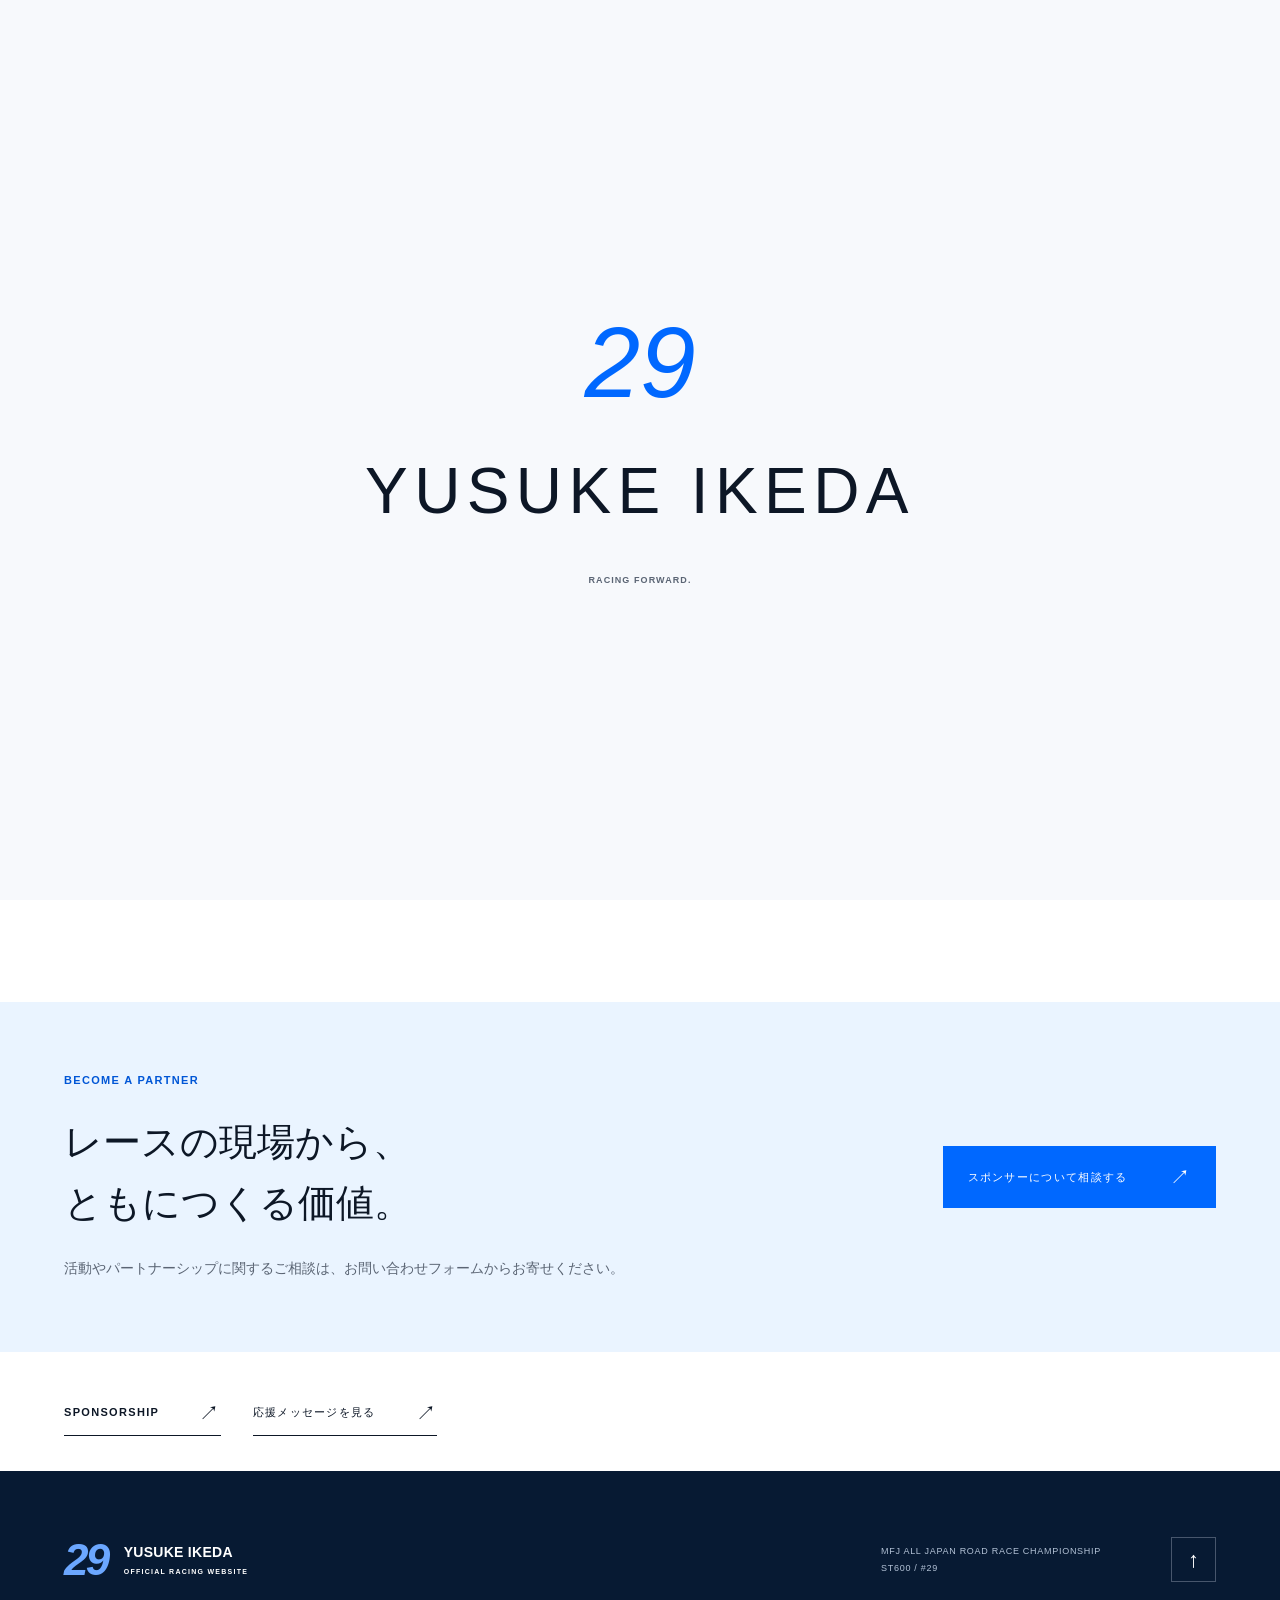
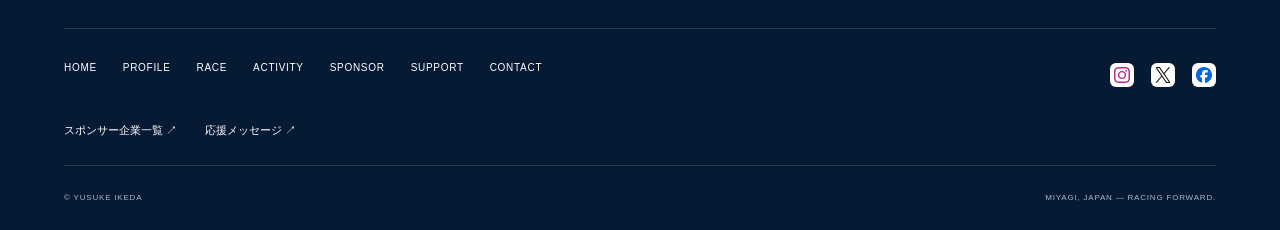
<file: partners.html>
<!doctype html>
<html lang="ja">
  <head>
    <meta charset="utf-8" />
    <meta name="viewport" content="width=device-width, initial-scale=1" />
    <meta
      http-equiv="Content-Security-Policy"
      content="default-src 'self'; script-src 'self' https://www.googletagmanager.com 'sha256-vFQVl+MAL6ysAkpPp2+XtzfbIoEyRq8qyvK6hTO3eoA='; style-src 'self'; img-src 'self' data: https://www.google-analytics.com https://region1.google-analytics.com; connect-src 'self' https://www.google-analytics.com https://region1.google-analytics.com https://analytics.google.com; frame-src https://docs.google.com; object-src 'none'; base-uri 'none'; form-action https://docs.google.com"
    />
    <meta name="referrer" content="strict-origin-when-cross-origin" />
    <title>スポンサー企業一覧 | 池田優介 Official Website</title>
    <meta
      name="description"
      content="宮城県角田市出身、全日本ロードレース選手権ST600に参戦する池田優介の公式Webサイト。プロフィール、レース情報、戦績、ニュース、スポンサー・支援情報を掲載。"
    />

    <link
      rel="canonical"
      href="https://yusukeracing.github.io/yusuke-official-website/partners.html"
    />
    <meta property="og:type" content="website" />
    <meta property="og:locale" content="ja_JP" />
    <meta property="og:site_name" content="YUSUKE IKEDA" />
    <meta property="og:title" content="スポンサー企業一覧 | 池田優介 Official Website" />
    <meta
      property="og:description"
      content="宮城県角田市出身、全日本ロードレース選手権ST600に参戦する池田優介の公式Webサイト。プロフィール、レース情報、戦績、ニュース、スポンサー・支援情報を掲載。"
    />
    <meta
      property="og:url"
      content="https://yusukeracing.github.io/yusuke-official-website/partners.html"
    />
    <meta
      property="og:image"
      content="https://yusukeracing.github.io/yusuke-official-website/assets/images/yusuke.hero_01.jpg"
    />
    <meta name="twitter:card" content="summary_large_image" />
    <link rel="icon" href="assets/icons/favicon.svg" type="image/svg+xml" />
    <meta name="theme-color" content="#0068FF" />
    <link rel="stylesheet" href="assets/css/style.css?v=20261029-release-1" />
    <link rel="stylesheet" href="assets/css/responsive.css?v=20261029-release-1" />
    <link rel="stylesheet" href="assets/css/social.css?v=20261029-release-1" />
    <script type="application/ld+json">
      {
        "@context": "https://schema.org",
        "@graph": [
          {
            "@type": "Person",
            "name": "池田優介",
            "alternateName": "YUSUKE IKEDA",
            "birthDate": "2004-10-26",
            "homeLocation": { "@type": "Place", "name": "宮城県角田市" },
            "memberOf": {
              "@type": "SportsOrganization",
              "name": "GarageL8 Racing Team"
            }
          },
          {
            "@type": "WebSite",
            "name": "YUSUKE IKEDA Official Racing Website",
            "inLanguage": "ja"
          }
        ]
      }
    </script>
    <script src="assets/js/main.js?v=20261029-release-1" defer></script>
    <script src="assets/js/animation.js?v=20261029-release-1" defer></script>
    <script src="assets/js/social-links.js?v=20261029-release-1" defer></script>
    <script src="assets/js/data-loader.js?v=20261029-release-1" defer></script>
      <link rel="stylesheet" href="assets/css/community.css?v=20261029-release-1" />
    <script src="assets/js/community.js?v=20261029-release-1" defer></script>
  </head>
  <body id="top" data-page="partners">
    <a class="skip-link" href="#main">本文へスキップ</a>
    <div id="intro" class="intro" hidden aria-hidden="true">
      <span class="intro-number">29</span
      ><span class="intro-name">YUSUKE IKEDA</span
      ><span class="tiny-caps">RACING FORWARD.</span>
    </div>
    <div id="header-sentinel" aria-hidden="true"></div>
    <header id="site-header" class="site-header">
      <div class="header-inner">
        <a href="index.html" class="brand"
          ><span class="brand-number" aria-hidden="true">29</span
          ><span>YUSUKE IKEDA<small>OFFICIAL RACING WEBSITE</small></span></a
        >
        <nav
          id="primary-navigation"
          class="primary-navigation"
          aria-label="メインナビゲーション"
        >
          <a href="index.html">HOME</a><a href="profile.html">PROFILE</a
          ><a href="race.html">RACE</a><a href="news.html">ACTIVITY</a
          ><a href="sponsor.html" aria-current="page">SPONSOR</a
          ><a href="support.html">SUPPORT</a><a href="contact.html">CONTACT</a>
        </nav>
        <div class="header-socials" data-socials="icons"></div>
        <button
          class="menu-toggle"
          type="button"
          aria-controls="primary-navigation"
          aria-expanded="false"
          aria-label="MENU メニューを開く"
        >
          <span></span><span></span><b>MENU</b>
        </button>
      </div>
    </header>
    <main id="main">
      <section class="page-title wrap">
        <p class="eyebrow"><span>YUSUKE IKEDA</span> / OUR PARTNERS</p>
        <h1>RACING,<br />TOGETHER.</h1>
        <p>スポンサー企業一覧</p>
        <span class="page-number" aria-hidden="true">29</span>
      </section>
      <div class="wrap community-intro">
        <p>レース活動を支えてくださるパートナーをご紹介します。<br />企業とレースのつながりを、一つひとつ大切に。</p>
        <a class="text-link" href="sponsor.html">スポンサー募集について<span aria-hidden="true">↗</span></a>
      </div>
      <section class="wrap section-space community-list-section" aria-label="スポンサー企業一覧">
        <p class="sr-only" role="status" data-community-status></p>
        <div class="partner-directory" data-partner-directory>
          <div class="community-empty">
            <p class="eyebrow">OUR PARTNERS</p>
            <h2>パートナー情報を準備しています。</h2>
            <p>掲載の準備が整い次第、スポンサー企業と取り組みをご紹介します。</p>
          </div>
        </div>
      </section>
      <section class="community-invitation">
        <div class="wrap">
          <div><p class="eyebrow">BECOME A PARTNER</p><h2>レースの現場から、<br />ともにつくる価値。</h2><p>活動やパートナーシップに関するご相談は、お問い合わせフォームからお寄せください。</p></div>
          <a class="button button-blue" href="contact.html?type=sponsor" data-track="sponsor_click">スポンサーについて相談する<span aria-hidden="true">↗</span></a>
        </div>
      </section>
      <nav class="wrap community-links" aria-label="関連ページ"><a class="text-link" href="sponsor.html">SPONSORSHIP<span aria-hidden="true">↗</span></a><a class="text-link" href="messages.html">応援メッセージを見る<span aria-hidden="true">↗</span></a></nav>
    </main>
    <footer class="site-footer">
      <div class="wrap">
        <div class="footer-top">
          <a href="index.html" class="brand"
            ><span class="brand-number" aria-hidden="true">29</span
            ><span>YUSUKE IKEDA<small>OFFICIAL RACING WEBSITE</small></span></a
          >
          <p>MFJ ALL JAPAN ROAD RACE CHAMPIONSHIP<br />ST600 / #29</p>
          <a href="#top" class="back-top" aria-label="ページ上部へ">↑</a>
        </div>
        <div class="footer-middle">
          <nav aria-label="フッターナビゲーション">
            <a href="index.html">HOME</a><a href="profile.html">PROFILE</a
            ><a href="race.html">RACE</a><a href="news.html">ACTIVITY</a
            ><a href="sponsor.html" aria-current="page">SPONSOR</a
            ><a href="support.html">SUPPORT</a
            ><a href="contact.html">CONTACT</a>
          </nav>
          <div class="header-socials" data-socials="icons"></div>
        </div>
        <div class="footer-directory"><a href="partners.html">スポンサー企業一覧 ↗</a><a href="messages.html">応援メッセージ ↗</a></div>
          <div class="footer-bottom">
          <span>© YUSUKE IKEDA</span
          ><span>MIYAGI, JAPAN — RACING FORWARD.</span>
        </div>
      </div>
    </footer>
    <dialog class="lightbox" id="lightbox" aria-label="フォトギャラリー">
      <button
        type="button"
        class="lightbox-close"
        data-lightbox-close
        aria-label="ギャラリーを閉じる"
      >
        CLOSE ×
      </button>
      <div class="lightbox-photo is-placeholder">
        <img
          class="lightbox-image"
          width="1600"
          height="1067"
          alt="フォトギャラリーの拡大写真"
          hidden
        /><span data-lightbox-placeholder>写真を読み込み中です</span>
      </div>
      <div class="lightbox-bottom">
        <button type="button" data-lightbox-prev aria-label="前の写真">
          ←
        </button>
        <p class="lightbox-caption">フォトギャラリー</p>
        <span class="lightbox-count">01 / 12</span
        ><button type="button" data-lightbox-next aria-label="次の写真">
          →
        </button>
      </div>
    </dialog>
    <noscript
      ><nav class="nojs-nav wrap" aria-label="ページ一覧">
        <a href="index.html">HOME</a><a href="profile.html">PROFILE</a
        ><a href="race.html">RACE</a><a href="news.html">ACTIVITY</a
        ><a href="sponsor.html">SPONSOR</a><a href="support.html">SUPPORT</a
        ><a href="contact.html">CONTACT</a>
      </nav>
      <p class="noscript-notice">
        掲載情報の読み込みにはJavaScriptが必要です。スポンサー・応援については、お問い合わせページをご利用ください。
      </p></noscript
    >
  </body>
</html>
</file>
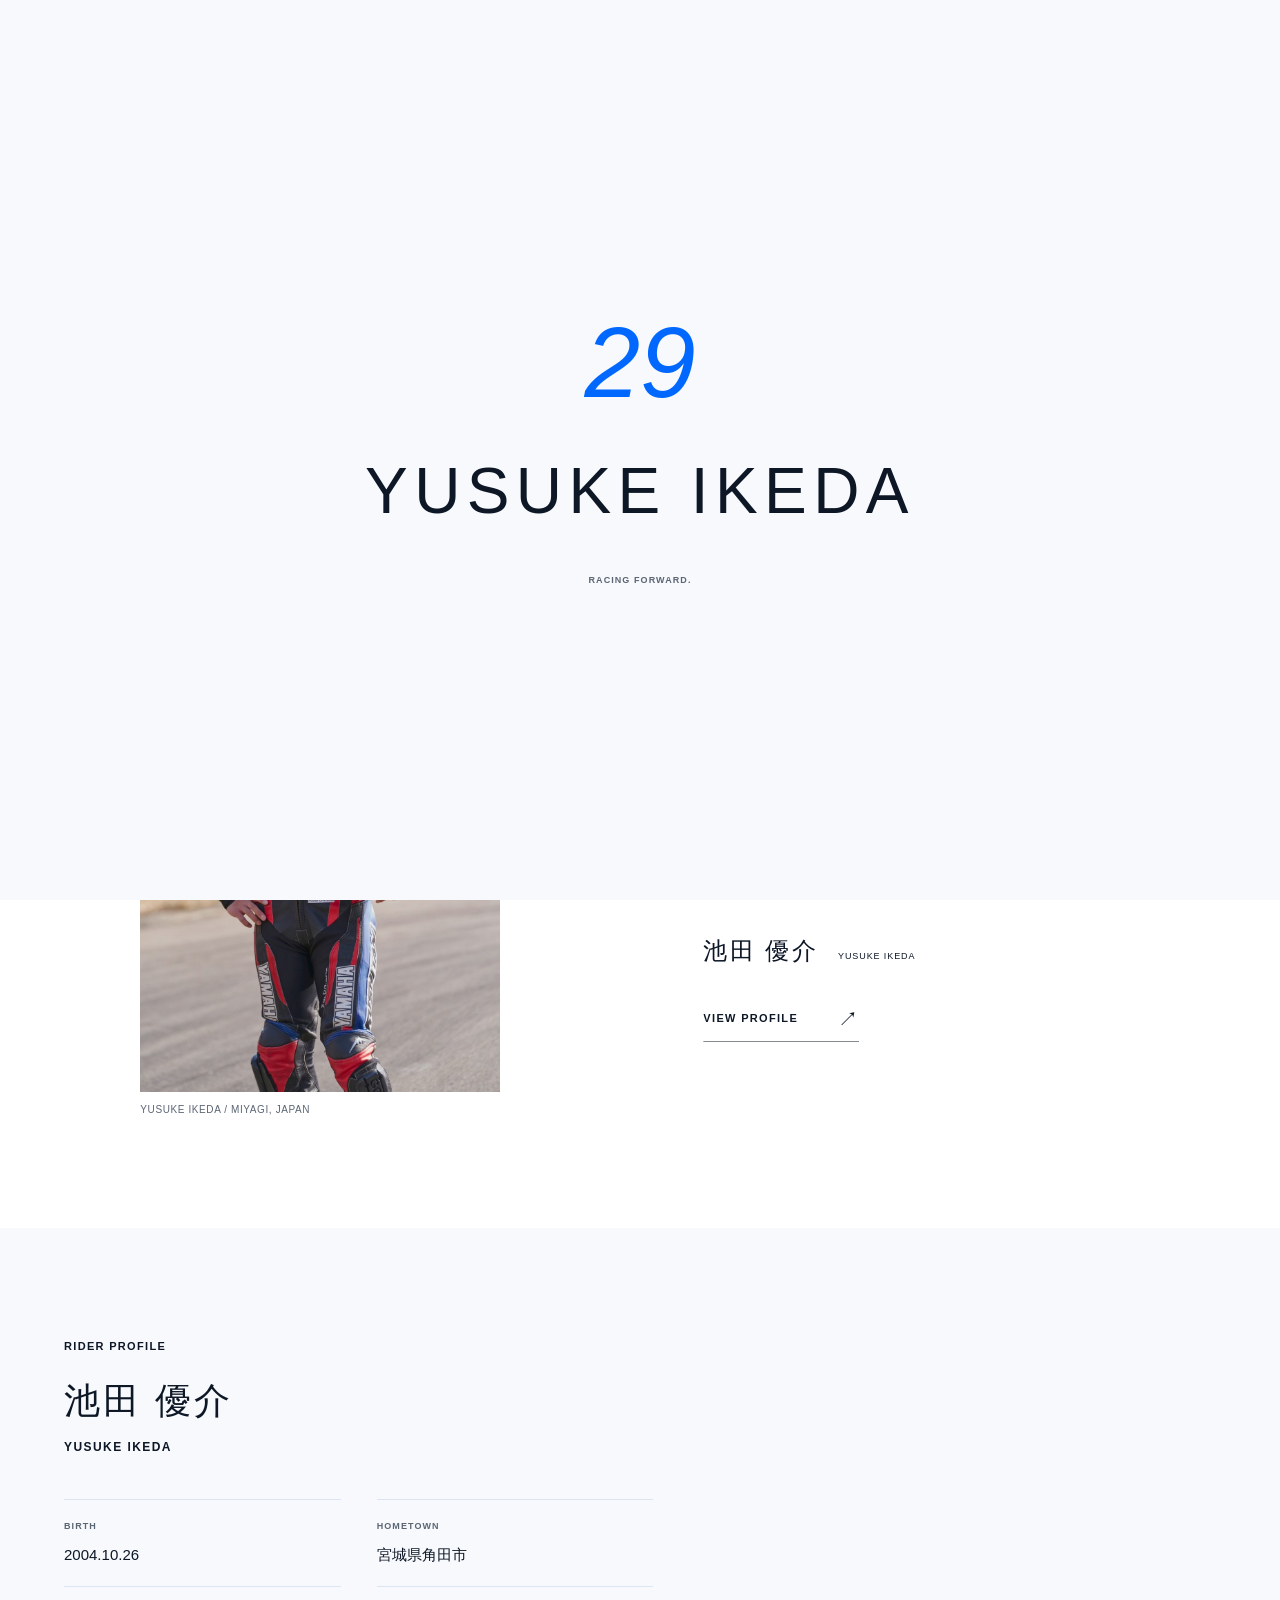
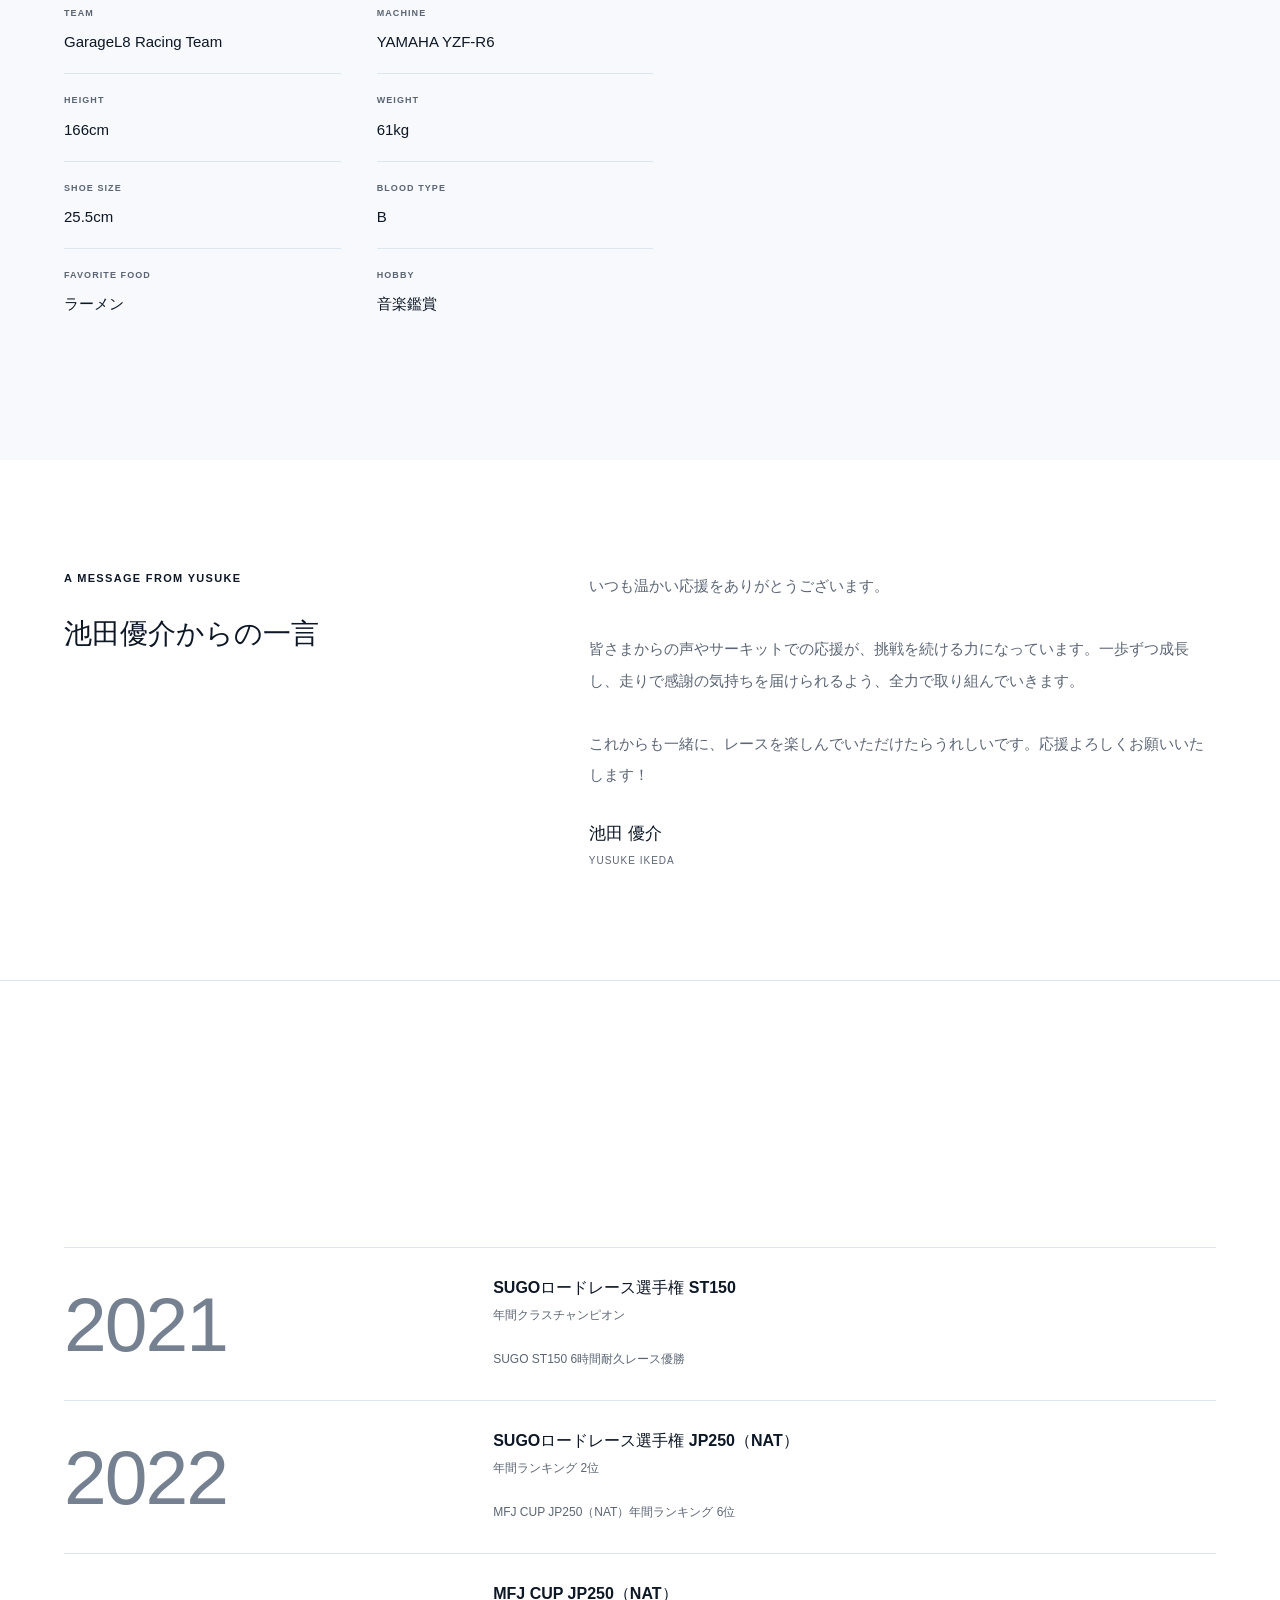
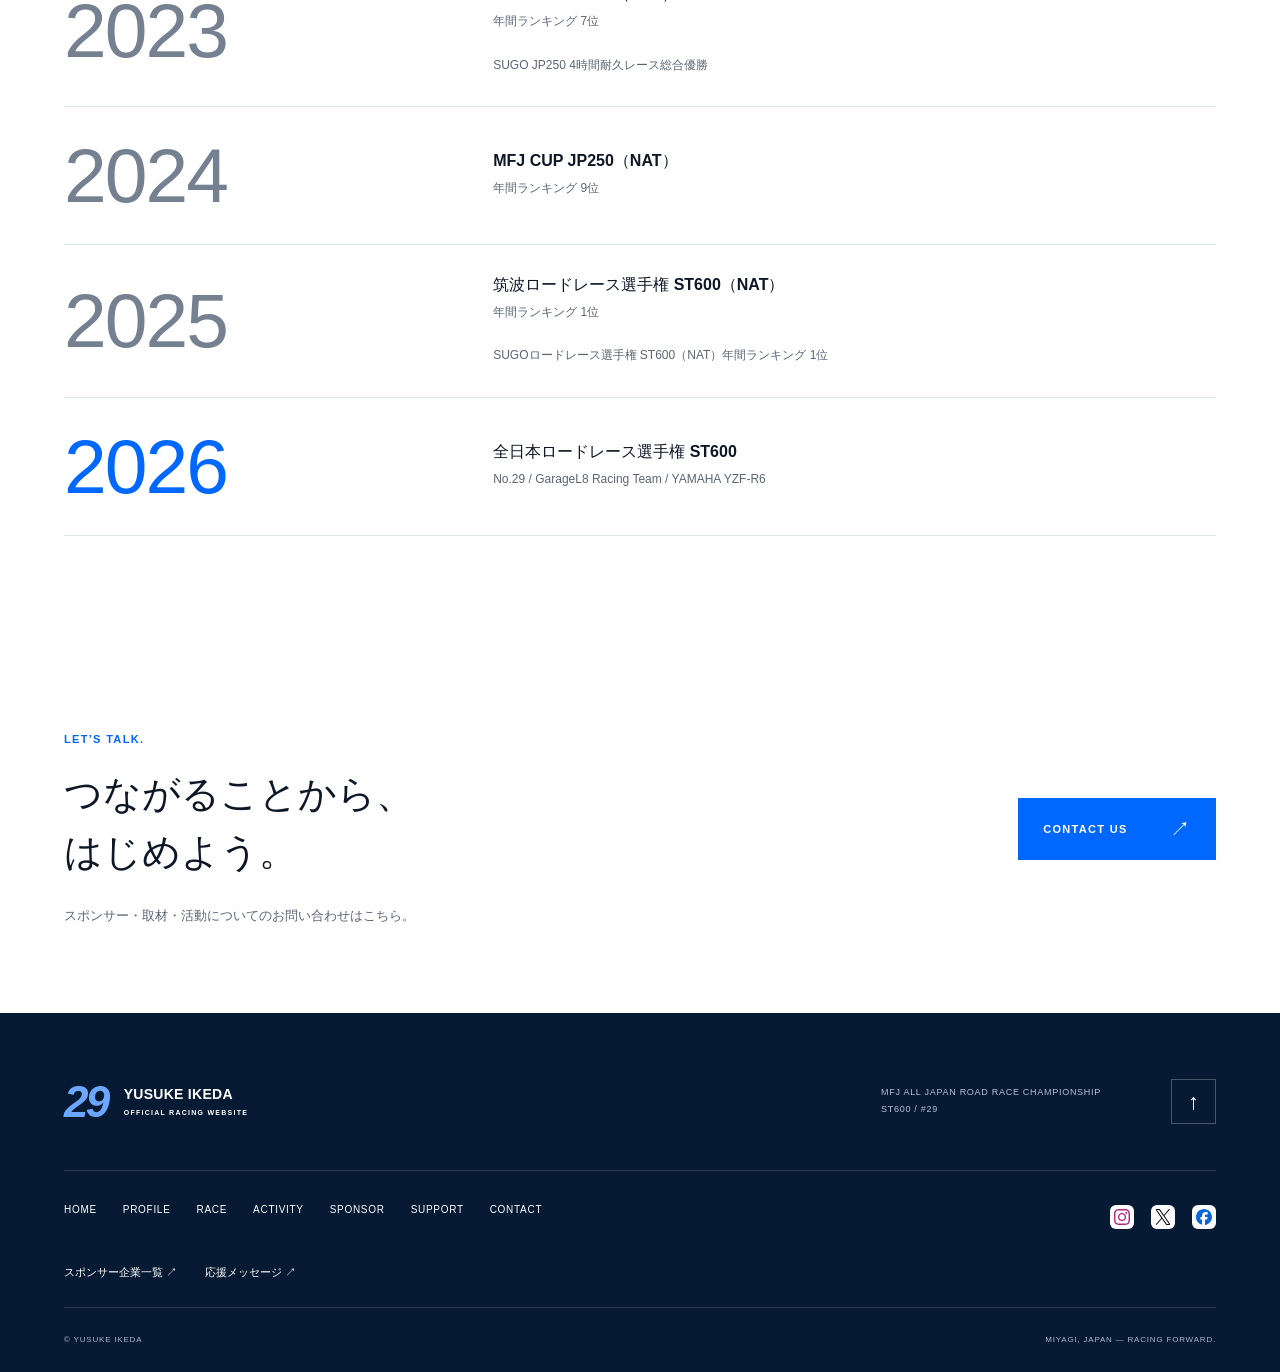
<file: profile.html>
<!doctype html>
<html lang="ja">
  <head>
    <meta charset="utf-8" />
    <meta name="viewport" content="width=device-width, initial-scale=1" />
    <meta
      http-equiv="Content-Security-Policy"
      content="default-src 'self'; script-src 'self' https://www.googletagmanager.com 'sha256-vFQVl+MAL6ysAkpPp2+XtzfbIoEyRq8qyvK6hTO3eoA='; style-src 'self'; img-src 'self' data: https://www.google-analytics.com https://region1.google-analytics.com; connect-src 'self' https://www.google-analytics.com https://region1.google-analytics.com https://analytics.google.com; frame-src https://docs.google.com; object-src 'none'; base-uri 'none'; form-action https://docs.google.com"
    />
    <meta name="referrer" content="strict-origin-when-cross-origin" />
    <title>PROFILE | 池田優介 Official Website</title>
    <meta
      name="description"
      content="宮城県角田市出身、全日本ロードレース選手権ST600に参戦する池田優介の公式Webサイト。プロフィール、レース情報、戦績、ニュース、スポンサー・支援情報を掲載。"
    />

    <link
      rel="canonical"
      href="https://yusukeracing.github.io/yusuke-official-website/profile.html"
    />
    <meta property="og:type" content="website" />
    <meta property="og:locale" content="ja_JP" />
    <meta property="og:site_name" content="YUSUKE IKEDA" />
    <meta property="og:title" content="PROFILE | 池田優介 Official Website" />
    <meta
      property="og:description"
      content="宮城県角田市出身、全日本ロードレース選手権ST600に参戦する池田優介の公式Webサイト。プロフィール、レース情報、戦績、ニュース、スポンサー・支援情報を掲載。"
    />
    <meta
      property="og:url"
      content="https://yusukeracing.github.io/yusuke-official-website/profile.html"
    />
    <meta
      property="og:image"
      content="https://yusukeracing.github.io/yusuke-official-website/assets/images/yusuke.hero_01.jpg"
    />
    <meta name="twitter:card" content="summary_large_image" />
    <link rel="icon" href="assets/icons/favicon.svg" type="image/svg+xml" />
    <meta name="theme-color" content="#0068FF" />
    <link rel="stylesheet" href="assets/css/style.css?v=20261029-release-1" />
    <link rel="stylesheet" href="assets/css/responsive.css?v=20261029-release-1" />
    <link rel="stylesheet" href="assets/css/activity.css?v=20261029-release-1" />
    <link rel="stylesheet" href="assets/css/social.css?v=20261029-release-1" />
    <script type="application/ld+json">
      {
        "@context": "https://schema.org",
        "@graph": [
          {
            "@type": "Person",
            "name": "池田優介",
            "alternateName": "YUSUKE IKEDA",
            "birthDate": "2004-10-26",
            "homeLocation": { "@type": "Place", "name": "宮城県角田市" },
            "memberOf": {
              "@type": "SportsOrganization",
              "name": "GarageL8 Racing Team"
            }
          },
          {
            "@type": "WebSite",
            "name": "YUSUKE IKEDA Official Racing Website",
            "inLanguage": "ja"
          }
        ]
      }
    </script>
    <script src="assets/js/main.js?v=20261029-release-1" defer></script>
    <script src="assets/js/animation.js?v=20261029-release-1" defer></script>
    <script src="assets/js/social-links.js?v=20261029-release-1" defer></script>
    <script src="assets/js/data-loader.js?v=20261029-release-1" defer></script>
  </head>
  <body id="top" data-page="profile">
    <a class="skip-link" href="#main">本文へスキップ</a>
    <div id="intro" class="intro" hidden aria-hidden="true">
      <span class="intro-number">29</span
      ><span class="intro-name">YUSUKE IKEDA</span
      ><span class="tiny-caps">RACING FORWARD.</span>
    </div>
    <div id="header-sentinel" aria-hidden="true"></div>
    <header id="site-header" class="site-header">
      <div class="header-inner">
        <a href="index.html" class="brand"
          ><span class="brand-number" aria-hidden="true">29</span
          ><span>YUSUKE IKEDA<small>OFFICIAL RACING WEBSITE</small></span></a
        >
        <nav
          id="primary-navigation"
          class="primary-navigation"
          aria-label="メインナビゲーション"
        >
          <a href="index.html">HOME</a
          ><a href="profile.html" aria-current="page">PROFILE</a
          ><a href="race.html">RACE</a><a href="news.html">ACTIVITY</a
          ><a href="sponsor.html">SPONSOR</a><a href="support.html">SUPPORT</a
          ><a href="contact.html">CONTACT</a>
        </nav>
        <div class="header-socials" data-socials="icons"></div>
        <button
          class="menu-toggle"
          type="button"
          aria-controls="primary-navigation"
          aria-expanded="false"
          aria-label="MENU メニューを開く"
        >
          <span></span><span></span><b>MENU</b>
        </button>
      </div>
    </header>
    <main id="main">
      <section class="page-title wrap">
        <p class="eyebrow"><span>YUSUKE IKEDA</span> / PROFILE</p>
        <h1>THE RIDER.</h1>
        <p>ヘルメットの向こうにいる、一人のライダー。</p>
        <span class="page-number" aria-hidden="true">29</span>
      </section>
      <section class="who-section section-space wrap">
        <div class="who-grid">
          <!-- PHOTO SLOT : yusuke.hero_03.jpg -->
          <figure
            class="photo-slot portrait reveal-image"
            data-photo="assets/images/yusuke.hero_03.jpg"
            data-photo-bind="profile.portraitImage"
          >
            <picture
              ><img
                src="assets/images/yusuke.hero_03.jpg"
                width="1044"
                height="1566"
                loading="lazy"
                decoding="async"
                alt="ヘルメットを持ちレーシングスーツ姿で立つ池田優介"
                data-photo-image
            /></picture>
            <span class="photo-mark" hidden aria-hidden="true">+</span
            ><span class="photo-label" hidden>xxx <span>xxx-profile-01</span></span>
            <figcaption>YUSUKE IKEDA / MIYAGI, JAPAN</figcaption>
          </figure>
          <div class="who-copy reveal-right">
            <p class="eyebrow"><span>02</span> WHO IS YUSUKE IKEDA?</p>
            <h2>池田優介は、<br />どんなライダーなのか。</h2>
            <p class="lead" data-bind="profile.intro">
              宮城県角田市出身のロードレーサー。2026年、GarageL8 Racing
              Teamから全日本ロードレース選手権 ST600に参戦。YAMAHA
              YZF-R6とともに、全日本のサーキットを走る。
            </p>
            <div class="rider-sign">
              <strong>池田 優介</strong
              ><span data-bind="profile.nameEn">YUSUKE IKEDA</span>
            </div>
            <a class="text-link" href="profile.html"
              >VIEW PROFILE<span aria-hidden="true">↗</span></a
            >
          </div>
        </div>
      </section>
      <section class="profile-details section-space">
        <div class="wrap profile-details-grid">
          <div>
            <p class="eyebrow">RIDER PROFILE</p>
            <h2>
              <span data-bind="profile.name">池田 優介</span
              ><small data-bind="profile.nameEn">YUSUKE IKEDA</small>
            </h2>
            <dl class="profile-data">
              <div>
                <dt>BIRTH</dt>
                <dd data-bind="profile.birth">2004.10.26</dd>
              </div>
              <div>
                <dt>HOMETOWN</dt>
                <dd data-bind="profile.hometown">宮城県角田市</dd>
              </div>
              <div>
                <dt>TEAM</dt>
                <dd data-bind="site.team">GarageL8 Racing Team</dd>
              </div>
              <div>
                <dt>MACHINE</dt>
                <dd data-bind="site.machine">YAMAHA YZF-R6</dd>
              </div>
              <div>
                <dt>HEIGHT</dt>
                <dd data-bind="profile.height">166cm</dd>
              </div>
              <div>
                <dt>WEIGHT</dt>
                <dd data-bind="profile.weight">61kg</dd>
              </div>
              <div>
                <dt>SHOE SIZE</dt>
                <dd data-bind="profile.shoeSize">25.5cm</dd>
              </div>
              <div>
                <dt>BLOOD TYPE</dt>
                <dd data-bind="profile.bloodType">B</dd>
              </div>
              <div>
                <dt>FAVORITE FOOD</dt>
                <dd data-bind="profile.favoriteFood">ラーメン</dd>
              </div>
              <div>
                <dt>HOBBY</dt>
                <dd data-bind="profile.hobby">音楽鑑賞</dd>
              </div>
            </dl>
          </div>
          <!-- PHOTO SLOT : xxx-profile-02 -->
          <figure
            class="photo-slot portrait reveal-image"
            data-photo="assets/images/xxx-profile-02.webp"
            data-photo-bind="profile.detailImage"
          >
            <picture
              ><img
                src="assets/images/yusuke.hero_01.jpg"
                width="1600"
                height="1067"
                loading="lazy"
                decoding="async"
                alt="池田優介のレース活動"
                data-photo-image
            /></picture>
            <span class="photo-mark" hidden aria-hidden="true">+</span
            ><span class="photo-label" hidden>xxx <span>xxx-profile-02</span></span>
          </figure>
        </div>
      </section>
      <section class="rider-message section-space wrap" data-profile-message aria-labelledby="rider-message-title">
        <div class="rider-message-heading">
          <p class="eyebrow">A MESSAGE FROM YUSUKE</p>
          <h2 id="rider-message-title">池田優介からの一言</h2>
          <p class="sample-note" data-profile-message-note hidden>仮メッセージ</p>
        </div>
        <div class="rider-message-copy">
          <p data-bind="profile.message">いつも温かい応援をありがとうございます。

皆さまからの声やサーキットでの応援が、挑戦を続ける力になっています。一歩ずつ成長し、走りで感謝の気持ちを届けられるよう、全力で取り組んでいきます。

これからも一緒に、レースを楽しんでいただけたらうれしいです。応援よろしくお願いいたします！</p>
          <p class="rider-message-sign">池田 優介<span>YUSUKE IKEDA</span></p>
        </div>
      </section>
      <section class="section-space wrap" id="career">
        <div class="section-heading reveal">
          <div>
            <p class="eyebrow"><span></span> CAREER / RACING HISTORY</p>
            <h2>THE ROAD SO FAR.</h2>
          </div>
        </div>
        <ol class="career-list" data-career>
          <li>
            <span class="career-year">2021</span>
            <div>
              <h3>SUGOロードレース選手権 ST150</h3>
              <p>年間クラスチャンピオン

SUGO ST150 6時間耐久レース
優勝</p>
            </div>
          </li>
          <li>
            <span class="career-year">2022</span>
            <div>
              <h3>SUGOロードレース選手権 JP250（NAT）</h3>
              <p>年間ランキング 2位

MFJ CUP JP250（NAT）
年間ランキング 6位</p>
            </div>
          </li>
          <li>
            <span class="career-year">2023</span>
            <div>
              <h3>MFJ CUP JP250（NAT）</h3>
              <p>年間ランキング 7位

SUGO JP250 4時間耐久レース
総合優勝</p>
            </div>
          </li>
          <li>
            <span class="career-year">2024</span>
            <div>
              <h3>MFJ CUP JP250（NAT）</h3>
              <p>年間ランキング 9位</p>
            </div>
          </li>
          <li>
            <span class="career-year">2025</span>
            <div>
              <h3>筑波ロードレース選手権 ST600（NAT）</h3>
              <p>年間ランキング 1位

SUGOロードレース選手権 ST600（NAT）
年間ランキング 1位</p>
            </div>
          </li>
          <li>
            <span class="career-year">2026</span>
            <div>
              <h3>全日本ロードレース選手権 ST600</h3>
              <p>No.29 / GarageL8 Racing Team / YAMAHA YZF-R6</p>
            </div>
          </li>
        </ol>
      </section>
      <section class="contact-band">
        <div class="wrap">
          <div>
            <p class="eyebrow">LET’S TALK.</p>
            <h2>つながることから、<br />はじめよう。</h2>
            <p>スポンサー・取材・活動についてのお問い合わせはこちら。</p>
          </div>
          <a
            class="button button-blue"
            href="contact.html"
            data-track="contact_click"
            >CONTACT US<span aria-hidden="true">↗</span></a
          >
        </div>
      </section>
    </main>
    <footer class="site-footer">
      <div class="wrap">
        <div class="footer-top">
          <a href="index.html" class="brand"
            ><span class="brand-number" aria-hidden="true">29</span
            ><span>YUSUKE IKEDA<small>OFFICIAL RACING WEBSITE</small></span></a
          >
          <p>MFJ ALL JAPAN ROAD RACE CHAMPIONSHIP<br />ST600 / #29</p>
          <a href="#top" class="back-top" aria-label="ページ上部へ">↑</a>
        </div>
        <div class="footer-middle">
          <nav aria-label="フッターナビゲーション">
            <a href="index.html">HOME</a
            ><a href="profile.html" aria-current="page">PROFILE</a
            ><a href="race.html">RACE</a><a href="news.html">ACTIVITY</a
            ><a href="sponsor.html">SPONSOR</a><a href="support.html">SUPPORT</a
            ><a href="contact.html">CONTACT</a>
          </nav>
          <div class="header-socials" data-socials="icons"></div>
        </div>
        <div class="footer-directory"><a href="partners.html">スポンサー企業一覧 ↗</a><a href="messages.html">応援メッセージ ↗</a></div>
          <div class="footer-bottom">
          <span>© YUSUKE IKEDA</span
          ><span>MIYAGI, JAPAN — RACING FORWARD.</span>
        </div>
      </div>
    </footer>
    <dialog class="lightbox" id="lightbox" aria-label="フォトギャラリー">
      <button
        type="button"
        class="lightbox-close"
        data-lightbox-close
        aria-label="ギャラリーを閉じる"
      >
        CLOSE ×
      </button>
      <div class="lightbox-photo is-placeholder">
        <img
          class="lightbox-image"
          width="1600"
          height="1067"
          alt="フォトギャラリーの拡大写真"
          hidden
        /><span data-lightbox-placeholder>写真を読み込み中です</span>
      </div>
      <div class="lightbox-bottom">
        <button type="button" data-lightbox-prev aria-label="前の写真">
          ←
        </button>
        <p class="lightbox-caption">フォトギャラリー</p>
        <span class="lightbox-count">01 / 12</span
        ><button type="button" data-lightbox-next aria-label="次の写真">
          →
        </button>
      </div>
    </dialog>
    <noscript
      ><nav class="nojs-nav wrap" aria-label="ページ一覧">
        <a href="index.html">HOME</a><a href="profile.html">PROFILE</a
        ><a href="race.html">RACE</a><a href="news.html">ACTIVITY</a
        ><a href="sponsor.html">SPONSOR</a><a href="support.html">SUPPORT</a
        ><a href="contact.html">CONTACT</a>
      </nav>
      <p class="noscript-notice">
        写真の拡大やニュースの絞り込みにはJavaScriptが必要です。本文や各ページはそのままご覧いただけます。
      </p></noscript
    >
  </body>
</html>
</file>
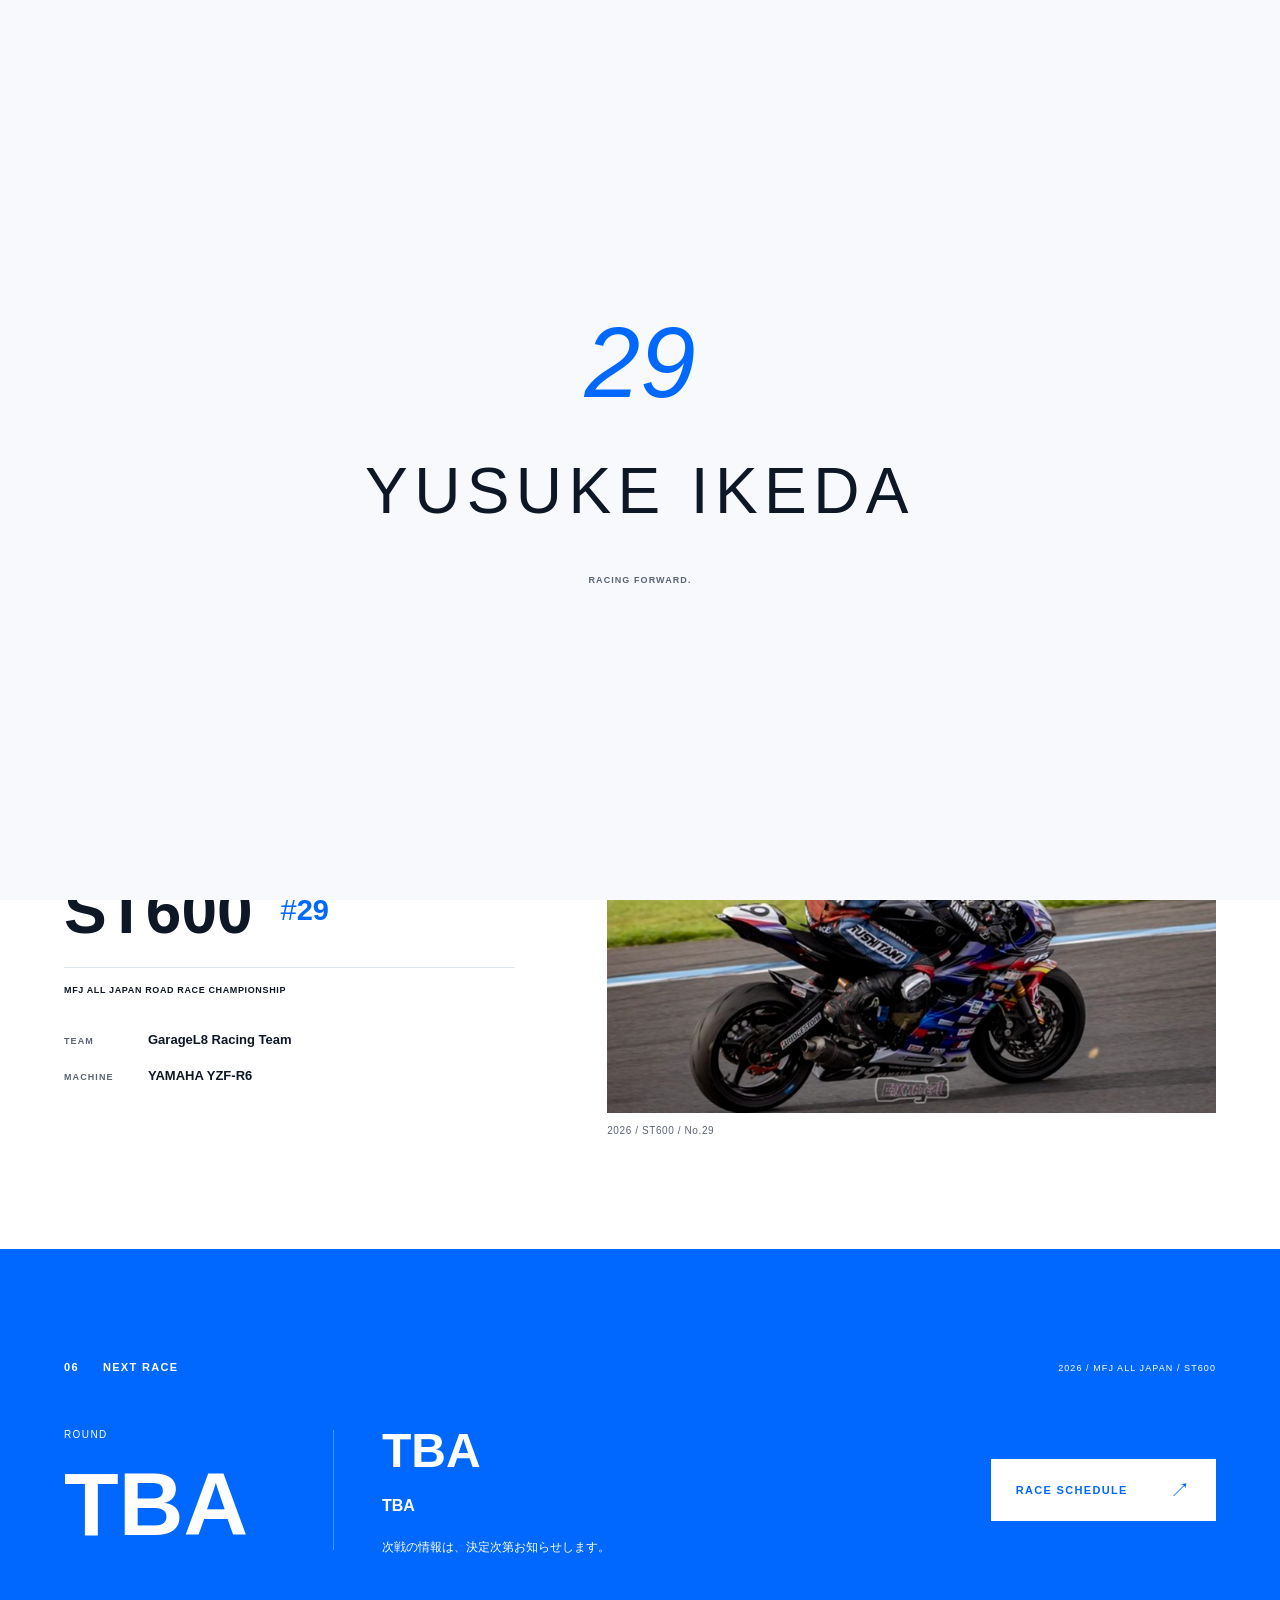
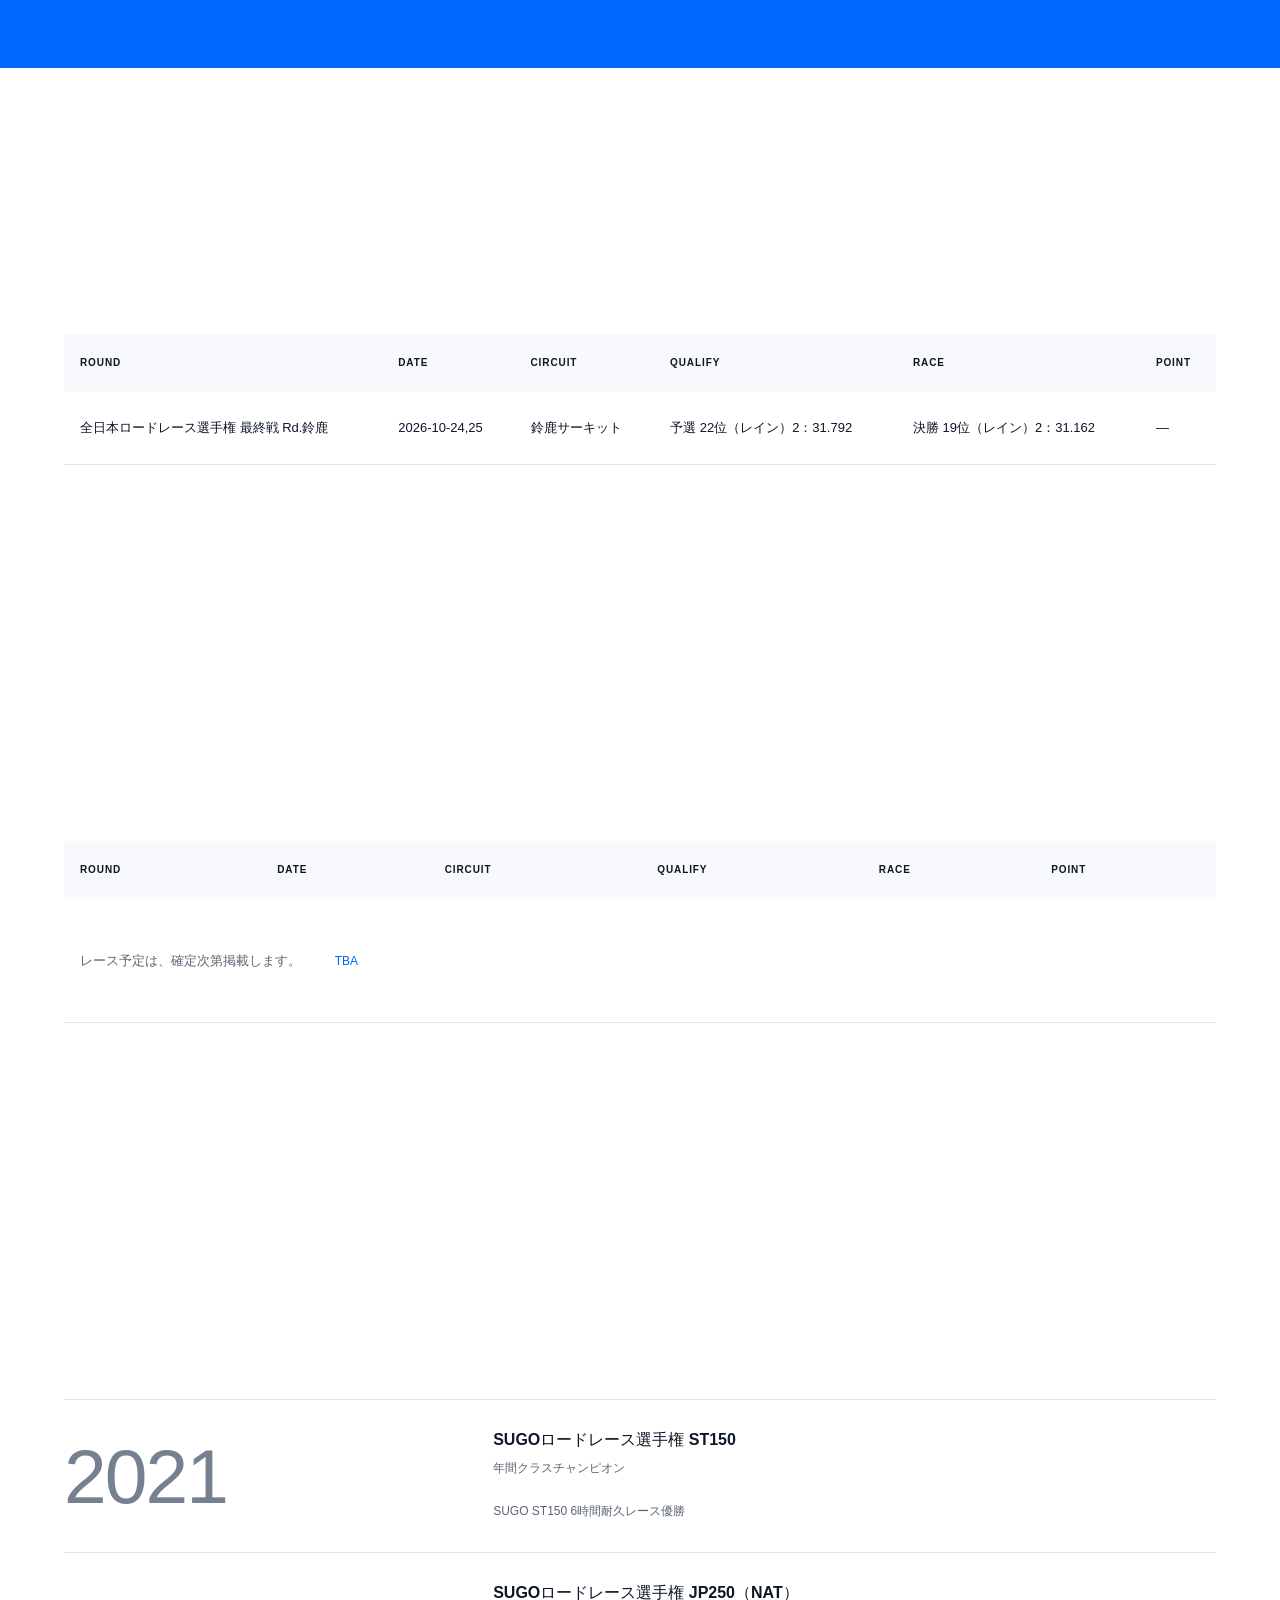
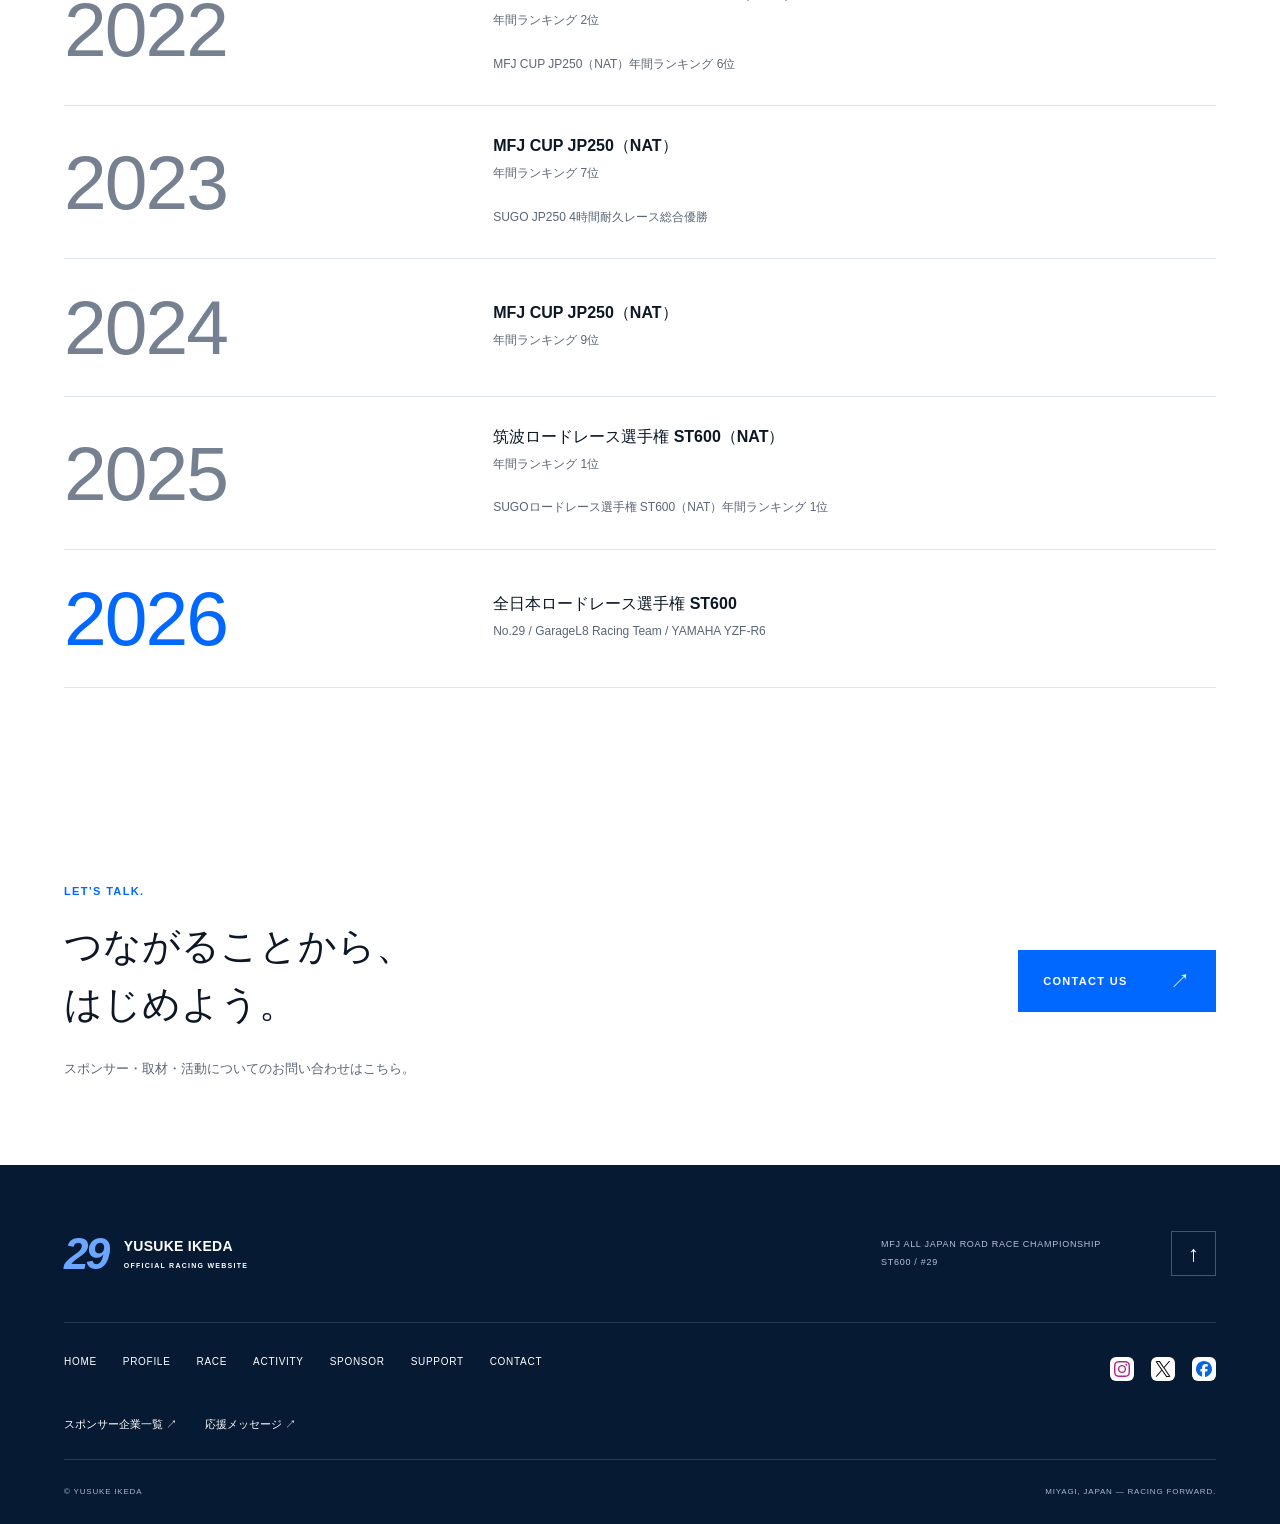
<file: race.html>
<!doctype html>
<html lang="ja">
  <head>
    <meta charset="utf-8" />
    <meta name="viewport" content="width=device-width, initial-scale=1" />
    <meta
      http-equiv="Content-Security-Policy"
      content="default-src 'self'; script-src 'self' https://www.googletagmanager.com 'sha256-vFQVl+MAL6ysAkpPp2+XtzfbIoEyRq8qyvK6hTO3eoA='; style-src 'self'; img-src 'self' data: https://www.google-analytics.com https://region1.google-analytics.com; connect-src 'self' https://www.google-analytics.com https://region1.google-analytics.com https://analytics.google.com; frame-src https://docs.google.com; object-src 'none'; base-uri 'none'; form-action https://docs.google.com"
    />
    <meta name="referrer" content="strict-origin-when-cross-origin" />
    <title>RACE & RESULTS | 池田優介 Official Website</title>
    <meta
      name="description"
      content="宮城県角田市出身、全日本ロードレース選手権ST600に参戦する池田優介の公式Webサイト。プロフィール、レース情報、戦績、ニュース、スポンサー・支援情報を掲載。"
    />

    <link
      rel="canonical"
      href="https://yusukeracing.github.io/yusuke-official-website/race.html"
    />
    <meta property="og:type" content="website" />
    <meta property="og:locale" content="ja_JP" />
    <meta property="og:site_name" content="YUSUKE IKEDA" />
    <meta
      property="og:title"
      content="RACE & RESULTS | 池田優介 Official Website"
    />
    <meta
      property="og:description"
      content="宮城県角田市出身、全日本ロードレース選手権ST600に参戦する池田優介の公式Webサイト。プロフィール、レース情報、戦績、ニュース、スポンサー・支援情報を掲載。"
    />
    <meta
      property="og:url"
      content="https://yusukeracing.github.io/yusuke-official-website/race.html"
    />
    <meta
      property="og:image"
      content="https://yusukeracing.github.io/yusuke-official-website/assets/images/yusuke.hero_01.jpg"
    />
    <meta name="twitter:card" content="summary_large_image" />
    <link rel="icon" href="assets/icons/favicon.svg" type="image/svg+xml" />
    <meta name="theme-color" content="#0068FF" />
    <link rel="stylesheet" href="assets/css/style.css?v=20261029-release-1" />
    <link rel="stylesheet" href="assets/css/responsive.css?v=20261029-release-1" />
    <link rel="stylesheet" href="assets/css/social.css?v=20261029-release-1" />
    <script type="application/ld+json">
      {
        "@context": "https://schema.org",
        "@graph": [
          {
            "@type": "Person",
            "name": "池田優介",
            "alternateName": "YUSUKE IKEDA",
            "birthDate": "2004-10-26",
            "homeLocation": { "@type": "Place", "name": "宮城県角田市" },
            "memberOf": {
              "@type": "SportsOrganization",
              "name": "GarageL8 Racing Team"
            }
          },
          {
            "@type": "WebSite",
            "name": "YUSUKE IKEDA Official Racing Website",
            "inLanguage": "ja"
          }
        ]
      }
    </script>
    <script src="assets/js/main.js?v=20261029-release-1" defer></script>
    <script src="assets/js/animation.js?v=20261029-release-1" defer></script>
    <script src="assets/js/social-links.js?v=20261029-release-1" defer></script>
    <script src="assets/js/data-loader.js?v=20261029-release-1" defer></script>
  </head>
  <body id="top" data-page="race">
    <a class="skip-link" href="#main">本文へスキップ</a>
    <div id="intro" class="intro" hidden aria-hidden="true">
      <span class="intro-number">29</span
      ><span class="intro-name">YUSUKE IKEDA</span
      ><span class="tiny-caps">RACING FORWARD.</span>
    </div>
    <div id="header-sentinel" aria-hidden="true"></div>
    <header id="site-header" class="site-header">
      <div class="header-inner">
        <a href="index.html" class="brand"
          ><span class="brand-number" aria-hidden="true">29</span
          ><span>YUSUKE IKEDA<small>OFFICIAL RACING WEBSITE</small></span></a
        >
        <nav
          id="primary-navigation"
          class="primary-navigation"
          aria-label="メインナビゲーション"
        >
          <a href="index.html">HOME</a><a href="profile.html">PROFILE</a
          ><a href="race.html" aria-current="page">RACE</a
          ><a href="news.html">ACTIVITY</a><a href="sponsor.html">SPONSOR</a
          ><a href="support.html">SUPPORT</a><a href="contact.html">CONTACT</a>
        </nav>
        <div class="header-socials" data-socials="icons"></div>
        <button
          class="menu-toggle"
          type="button"
          aria-controls="primary-navigation"
          aria-expanded="false"
          aria-label="MENU メニューを開く"
        >
          <span></span><span></span><b>MENU</b>
        </button>
      </div>
    </header>
    <main id="main">
      <section class="page-title wrap">
        <p class="eyebrow"><span>YUSUKE IKEDA</span> / RACE</p>
        <h1>RACE & RESULTS.</h1>
        <p>2026年シーズンの参戦情報、レーススケジュール、リザルト。</p>
        <span class="page-number" aria-hidden="true">29</span>
      </section>
      <section class="season-section wrap section-space" id="season">
        <div class="section-heading reveal">
          <div>
            <p class="eyebrow"><span>01</span> CURRENT SEASON</p>
            <h2>THE 2026 SEASON.</h2>
          </div>
        </div>
        <div class="season-grid">
          <div class="season-data reveal-left">
            <span class="season-year" data-bind="site.season">2026</span>
            <div class="season-class">
              <strong data-bind="site.category">ST600</strong
              ><span>#<b data-bind="site.number">29</b></span>
            </div>
            <p class="tiny-caps">MFJ ALL JAPAN ROAD RACE CHAMPIONSHIP</p>
            <dl class="technical">
              <div>
                <dt>TEAM</dt>
                <dd data-bind="site.team">GarageL8 Racing Team</dd>
              </div>
              <div>
                <dt>MACHINE</dt>
                <dd data-bind="site.machine">YAMAHA YZF-R6</dd>
              </div>
            </dl>
          </div>
          <!-- PHOTO SLOT : yusuke.hero_02.jpg -->
          <figure
            class="photo-slot season-photo reveal-image"
            data-photo="assets/images/yusuke.hero_02.jpg"
            data-photo-bind="site.photos.currentRace"
          >
            <picture
              ><img
                src="assets/images/yusuke.hero_02.jpg"
                width="1566"
                height="1044"
                loading="lazy"
                decoding="async"
                alt="走行中に手を上げる池田優介"
                data-photo-image
            /></picture>
            <span class="photo-mark" hidden aria-hidden="true">+</span
            ><span class="photo-label" hidden>xxx <span>xxx-race-current</span></span>
            <figcaption>2026 / ST600 / No.29</figcaption>
          </figure>
        </div>
      </section>
      <section class="next-race section-space">
        <div class="wrap">
          <div class="next-race-top">
            <p class="eyebrow"><span>06</span> NEXT RACE</p>
            <p class="tiny-caps">2026 / MFJ ALL JAPAN / ST600</p>
          </div>
          <div class="next-race-grid">
            <div class="next-race-round">
              <span>ROUND</span><strong data-next="round">TBA</strong>
            </div>
            <div>
              <h2 data-next="circuit">TBA</h2>
              <p class="next-date" data-next="date">TBA</p>
              <p data-next-pending>次戦の情報は、決定次第お知らせします。</p>
            </div>
            <a class="button button-white" href="race.html"
              >RACE SCHEDULE<span aria-hidden="true">↗</span></a
            >
          </div>
        </div>
      </section>
      <section class="section-space wrap" id="results">
        <div class="section-heading reveal">
          <div>
            <p class="eyebrow"><span></span> 2026 RESULTS</p>
            <h2>2026 RESULTS.</h2>
          </div>
        </div>
        <div
          class="table-scroll"
          role="region"
          aria-label="2026 RESULTS"
          tabindex="0"
        >
          <table class="race-table">
            <thead>
              <tr>
                <th scope="col">ROUND</th>
                <th scope="col">DATE</th>
                <th scope="col">CIRCUIT</th>
                <th scope="col">QUALIFY</th>
                <th scope="col">RACE</th>
                <th scope="col">POINT</th>
              </tr>
            </thead>
            <tbody data-race-table="results">
              <tr>
                <td colspan="6" class="table-empty">
                  レース結果は、確定次第掲載します。 <span>TBA</span>
                </td>
              </tr>
            </tbody>
          </table>
        </div>
      </section>
      <section class="section-space wrap" id="schedule">
        <div class="section-heading reveal">
          <div>
            <p class="eyebrow"><span></span> SCHEDULE</p>
            <h2>SCHEDULE.</h2>
          </div>
        </div>
        <div
          class="table-scroll"
          role="region"
          aria-label="SCHEDULE"
          tabindex="0"
        >
          <table class="race-table">
            <thead>
              <tr>
                <th scope="col">ROUND</th>
                <th scope="col">DATE</th>
                <th scope="col">CIRCUIT</th>
                <th scope="col">QUALIFY</th>
                <th scope="col">RACE</th>
                <th scope="col">POINT</th>
              </tr>
            </thead>
            <tbody data-race-table="schedule">
              <tr>
                <td colspan="6" class="table-empty">
                  レース予定は、確定次第掲載します。 <span>TBA</span>
                </td>
              </tr>
            </tbody>
          </table>
        </div>
      </section>
      <section class="section-space wrap" id="career">
        <div class="section-heading reveal">
          <div>
            <p class="eyebrow"><span></span> CAREER RESULTS</p>
            <h2>RACING HISTORY.</h2>
          </div>
        </div>
        <ol class="career-list" data-career>
          <li>
            <span class="career-year">2021</span>
            <div>
              <h3>SUGOロードレース選手権 ST150</h3>
              <p>年間クラスチャンピオン

SUGO ST150 6時間耐久レース
優勝</p>
            </div>
          </li>
          <li>
            <span class="career-year">2022</span>
            <div>
              <h3>SUGOロードレース選手権 JP250（NAT）</h3>
              <p>年間ランキング 2位

MFJ CUP JP250（NAT）
年間ランキング 6位</p>
            </div>
          </li>
          <li>
            <span class="career-year">2023</span>
            <div>
              <h3>MFJ CUP JP250（NAT）</h3>
              <p>年間ランキング 7位

SUGO JP250 4時間耐久レース
総合優勝</p>
            </div>
          </li>
          <li>
            <span class="career-year">2024</span>
            <div>
              <h3>MFJ CUP JP250（NAT）</h3>
              <p>年間ランキング 9位</p>
            </div>
          </li>
          <li>
            <span class="career-year">2025</span>
            <div>
              <h3>筑波ロードレース選手権 ST600（NAT）</h3>
              <p>年間ランキング 1位

SUGOロードレース選手権 ST600（NAT）
年間ランキング 1位</p>
            </div>
          </li>
          <li>
            <span class="career-year">2026</span>
            <div>
              <h3>全日本ロードレース選手権 ST600</h3>
              <p>No.29 / GarageL8 Racing Team / YAMAHA YZF-R6</p>
            </div>
          </li>
        </ol>
      </section>
      <section class="contact-band">
        <div class="wrap">
          <div>
            <p class="eyebrow">LET’S TALK.</p>
            <h2>つながることから、<br />はじめよう。</h2>
            <p>スポンサー・取材・活動についてのお問い合わせはこちら。</p>
          </div>
          <a
            class="button button-blue"
            href="contact.html"
            data-track="contact_click"
            >CONTACT US<span aria-hidden="true">↗</span></a
          >
        </div>
      </section>
    </main>
    <footer class="site-footer">
      <div class="wrap">
        <div class="footer-top">
          <a href="index.html" class="brand"
            ><span class="brand-number" aria-hidden="true">29</span
            ><span>YUSUKE IKEDA<small>OFFICIAL RACING WEBSITE</small></span></a
          >
          <p>MFJ ALL JAPAN ROAD RACE CHAMPIONSHIP<br />ST600 / #29</p>
          <a href="#top" class="back-top" aria-label="ページ上部へ">↑</a>
        </div>
        <div class="footer-middle">
          <nav aria-label="フッターナビゲーション">
            <a href="index.html">HOME</a><a href="profile.html">PROFILE</a
            ><a href="race.html" aria-current="page">RACE</a
            ><a href="news.html">ACTIVITY</a><a href="sponsor.html">SPONSOR</a
            ><a href="support.html">SUPPORT</a
            ><a href="contact.html">CONTACT</a>
          </nav>
          <div class="header-socials" data-socials="icons"></div>
        </div>
        <div class="footer-directory"><a href="partners.html">スポンサー企業一覧 ↗</a><a href="messages.html">応援メッセージ ↗</a></div>
          <div class="footer-bottom">
          <span>© YUSUKE IKEDA</span
          ><span>MIYAGI, JAPAN — RACING FORWARD.</span>
        </div>
      </div>
    </footer>
    <dialog class="lightbox" id="lightbox" aria-label="フォトギャラリー">
      <button
        type="button"
        class="lightbox-close"
        data-lightbox-close
        aria-label="ギャラリーを閉じる"
      >
        CLOSE ×
      </button>
      <div class="lightbox-photo is-placeholder">
        <img
          class="lightbox-image"
          width="1600"
          height="1067"
          alt="フォトギャラリーの拡大写真"
          hidden
        /><span data-lightbox-placeholder>写真を読み込み中です</span>
      </div>
      <div class="lightbox-bottom">
        <button type="button" data-lightbox-prev aria-label="前の写真">
          ←
        </button>
        <p class="lightbox-caption">フォトギャラリー</p>
        <span class="lightbox-count">01 / 12</span
        ><button type="button" data-lightbox-next aria-label="次の写真">
          →
        </button>
      </div>
    </dialog>
    <noscript
      ><nav class="nojs-nav wrap" aria-label="ページ一覧">
        <a href="index.html">HOME</a><a href="profile.html">PROFILE</a
        ><a href="race.html">RACE</a><a href="news.html">ACTIVITY</a
        ><a href="sponsor.html">SPONSOR</a><a href="support.html">SUPPORT</a
        ><a href="contact.html">CONTACT</a>
      </nav>
      <p class="noscript-notice">
        写真の拡大やニュースの絞り込みにはJavaScriptが必要です。本文や各ページはそのままご覧いただけます。
      </p></noscript
    >
  </body>
</html>
</file>
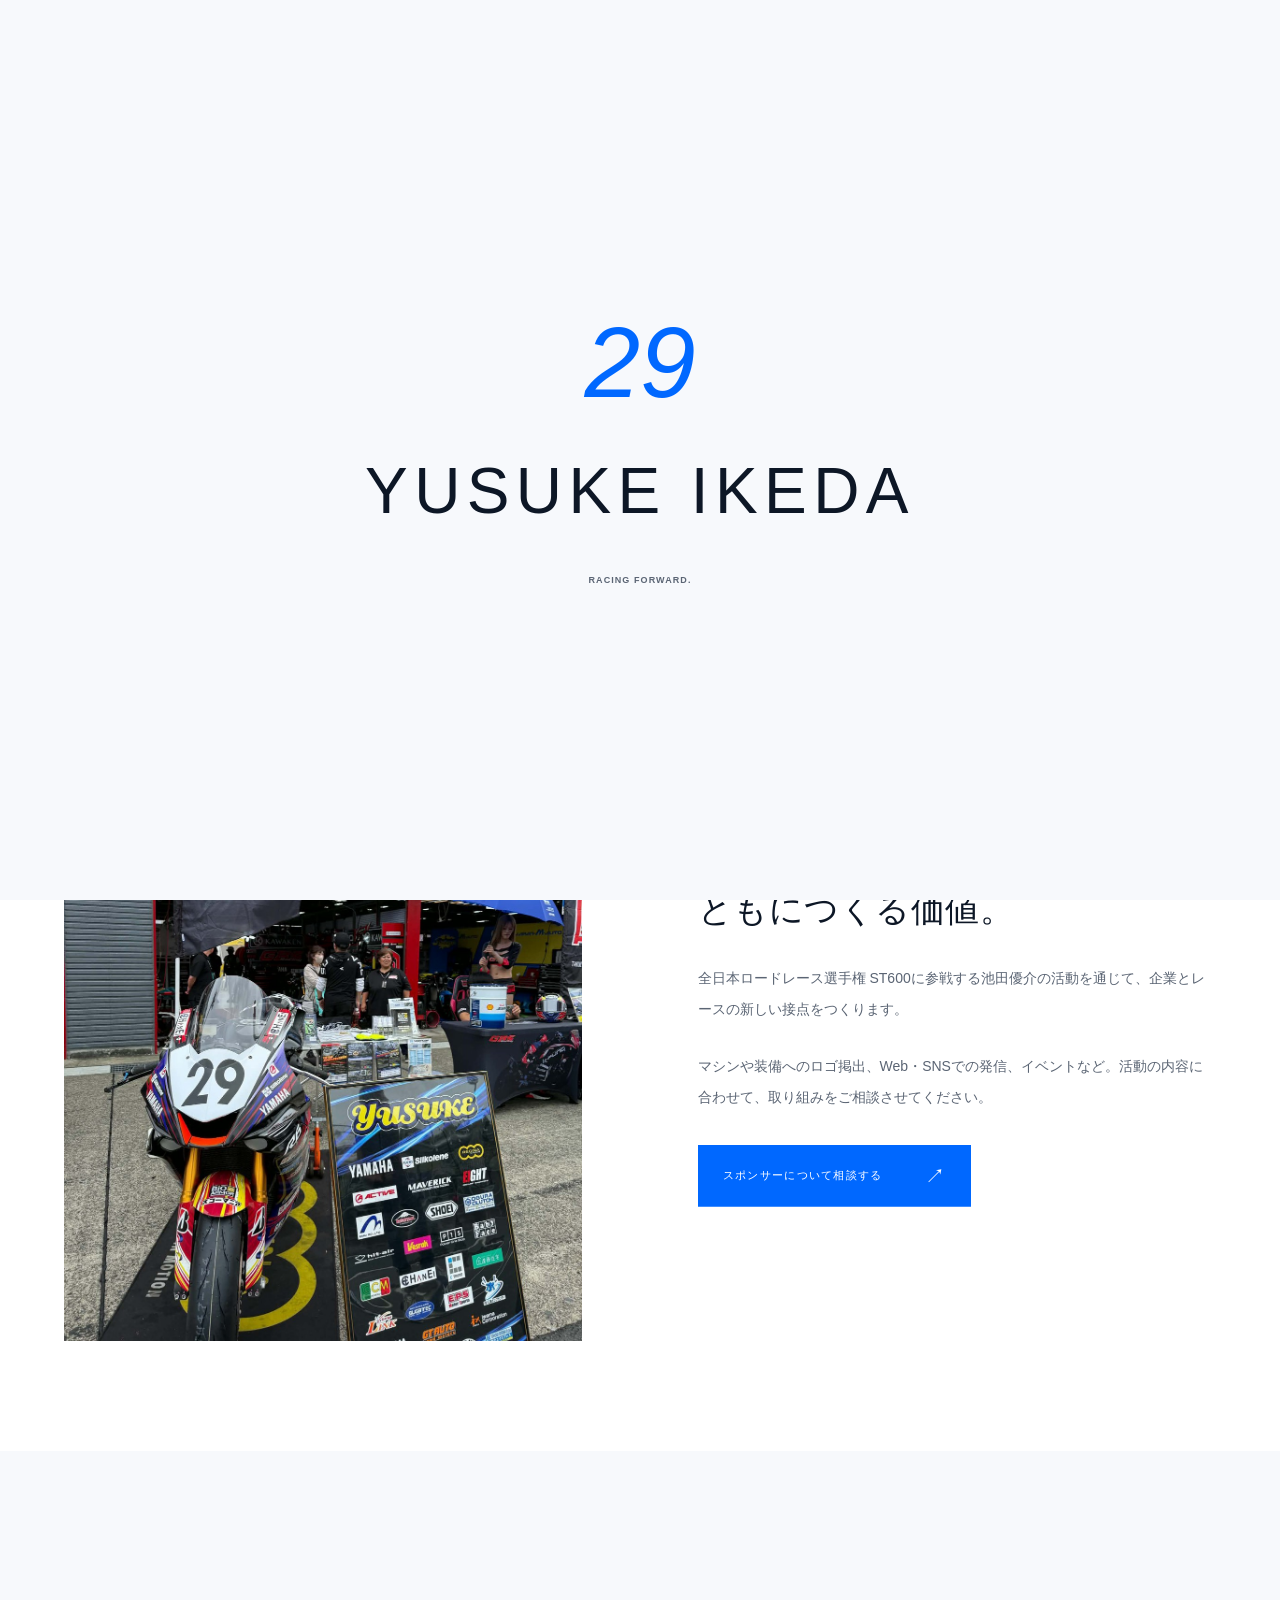
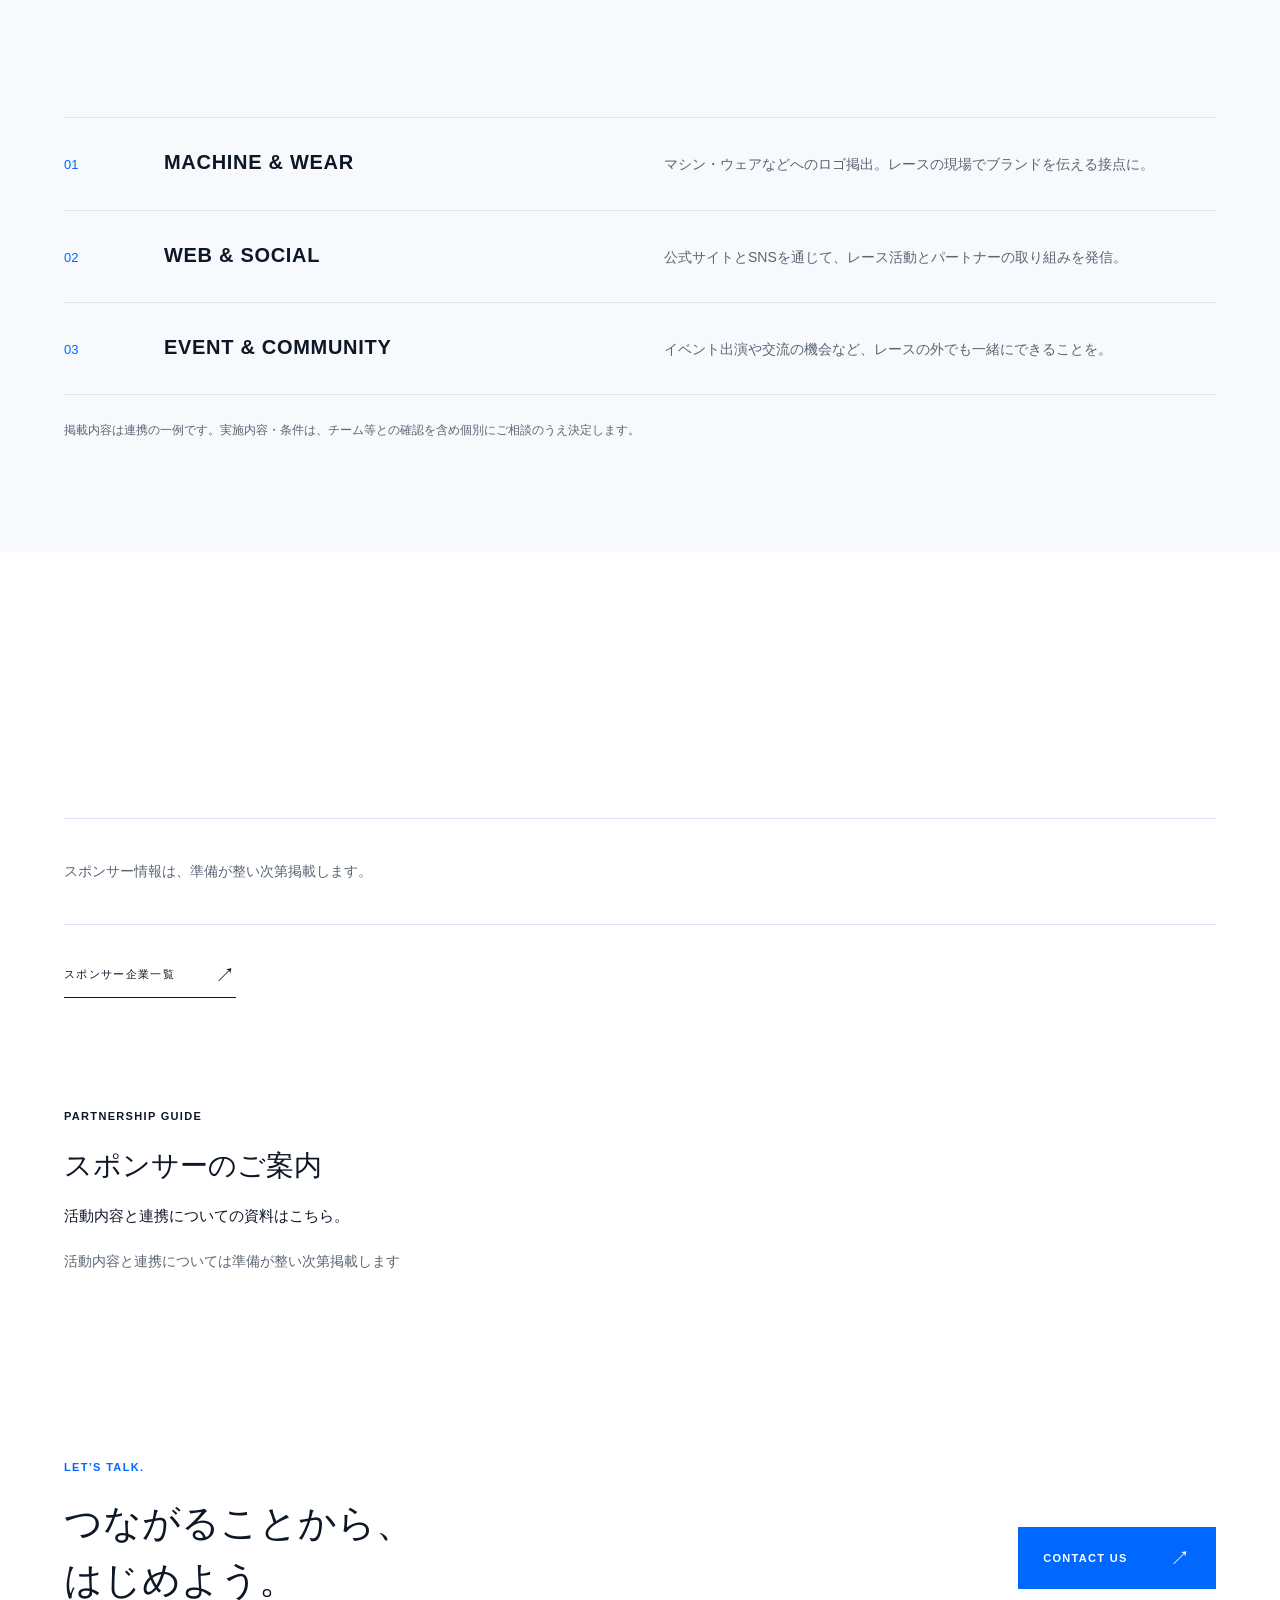
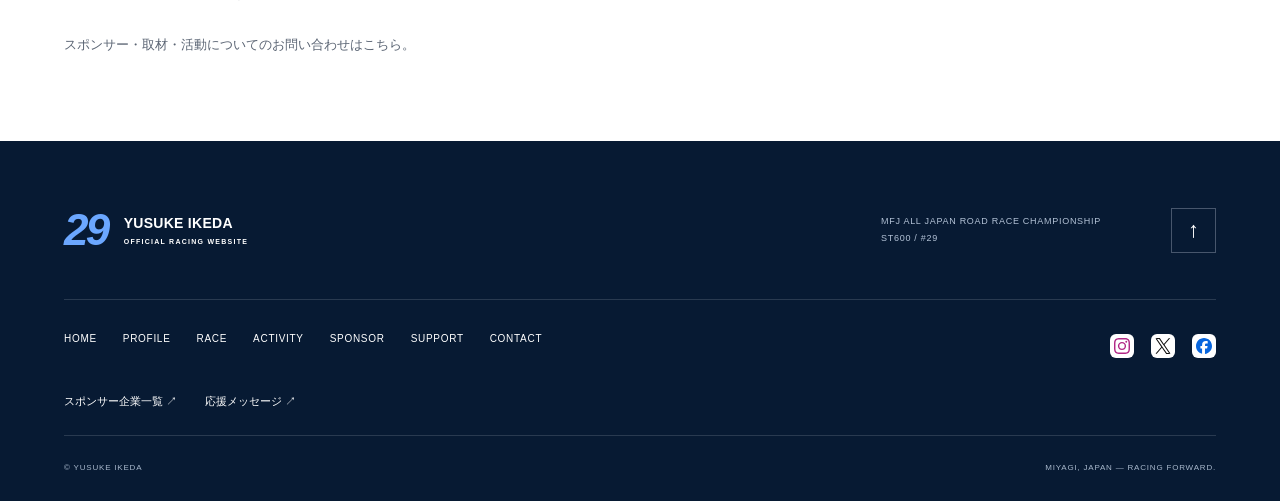
<file: sponsor.html>
<!doctype html>
<html lang="ja">
  <head>
    <meta charset="utf-8" />
    <meta name="viewport" content="width=device-width, initial-scale=1" />
    <meta
      http-equiv="Content-Security-Policy"
      content="default-src 'self'; script-src 'self' https://www.googletagmanager.com 'sha256-vFQVl+MAL6ysAkpPp2+XtzfbIoEyRq8qyvK6hTO3eoA='; style-src 'self'; img-src 'self' data: https://www.google-analytics.com https://region1.google-analytics.com; connect-src 'self' https://www.google-analytics.com https://region1.google-analytics.com https://analytics.google.com; frame-src https://docs.google.com; object-src 'none'; base-uri 'none'; form-action https://docs.google.com"
    />
    <meta name="referrer" content="strict-origin-when-cross-origin" />
    <title>SPONSOR | 池田優介 Official Website</title>
    <meta
      name="description"
      content="宮城県角田市出身、全日本ロードレース選手権ST600に参戦する池田優介の公式Webサイト。プロフィール、レース情報、戦績、ニュース、スポンサー・支援情報を掲載。"
    />

    <link
      rel="canonical"
      href="https://yusukeracing.github.io/yusuke-official-website/sponsor.html"
    />
    <meta property="og:type" content="website" />
    <meta property="og:locale" content="ja_JP" />
    <meta property="og:site_name" content="YUSUKE IKEDA" />
    <meta property="og:title" content="SPONSOR | 池田優介 Official Website" />
    <meta
      property="og:description"
      content="宮城県角田市出身、全日本ロードレース選手権ST600に参戦する池田優介の公式Webサイト。プロフィール、レース情報、戦績、ニュース、スポンサー・支援情報を掲載。"
    />
    <meta
      property="og:url"
      content="https://yusukeracing.github.io/yusuke-official-website/sponsor.html"
    />
    <meta
      property="og:image"
      content="https://yusukeracing.github.io/yusuke-official-website/assets/images/yusuke.hero_01.jpg"
    />
    <meta name="twitter:card" content="summary_large_image" />
    <link rel="icon" href="assets/icons/favicon.svg" type="image/svg+xml" />
    <meta name="theme-color" content="#0068FF" />
    <link rel="stylesheet" href="assets/css/style.css?v=20261029-release-1" />
    <link rel="stylesheet" href="assets/css/responsive.css?v=20261029-release-1" />
    <link rel="stylesheet" href="assets/css/social.css?v=20261029-release-1" />
    <script type="application/ld+json">
      {
        "@context": "https://schema.org",
        "@graph": [
          {
            "@type": "Person",
            "name": "池田優介",
            "alternateName": "YUSUKE IKEDA",
            "birthDate": "2004-10-26",
            "homeLocation": { "@type": "Place", "name": "宮城県角田市" },
            "memberOf": {
              "@type": "SportsOrganization",
              "name": "GarageL8 Racing Team"
            }
          },
          {
            "@type": "WebSite",
            "name": "YUSUKE IKEDA Official Racing Website",
            "inLanguage": "ja"
          }
        ]
      }
    </script>
    <script src="assets/js/main.js?v=20261029-release-1" defer></script>
    <script src="assets/js/animation.js?v=20261029-release-1" defer></script>
    <script src="assets/js/social-links.js?v=20261029-release-1" defer></script>
    <script src="assets/js/data-loader.js?v=20261029-release-1" defer></script>
  </head>
  <body id="top" data-page="sponsor">
    <a class="skip-link" href="#main">本文へスキップ</a>
    <div id="intro" class="intro" hidden aria-hidden="true">
      <span class="intro-number">29</span
      ><span class="intro-name">YUSUKE IKEDA</span
      ><span class="tiny-caps">RACING FORWARD.</span>
    </div>
    <div id="header-sentinel" aria-hidden="true"></div>
    <header id="site-header" class="site-header">
      <div class="header-inner">
        <a href="index.html" class="brand"
          ><span class="brand-number" aria-hidden="true">29</span
          ><span>YUSUKE IKEDA<small>OFFICIAL RACING WEBSITE</small></span></a
        >
        <nav
          id="primary-navigation"
          class="primary-navigation"
          aria-label="メインナビゲーション"
        >
          <a href="index.html">HOME</a><a href="profile.html">PROFILE</a
          ><a href="race.html">RACE</a><a href="news.html">ACTIVITY</a
          ><a href="sponsor.html" aria-current="page">SPONSOR</a
          ><a href="support.html">SUPPORT</a><a href="contact.html">CONTACT</a>
        </nav>
        <div class="header-socials" data-socials="icons"></div>
        <button
          class="menu-toggle"
          type="button"
          aria-controls="primary-navigation"
          aria-expanded="false"
          aria-label="MENU メニューを開く"
        >
          <span></span><span></span><b>MENU</b>
        </button>
      </div>
    </header>
    <main id="main">
      <section class="page-title wrap">
        <p class="eyebrow"><span>YUSUKE IKEDA</span> / SPONSOR</p>
        <h1>RACING,<br />TOGETHER.</h1>
        <p>同じ方向を見て、ともに走るパートナーへ。</p>
        <span class="page-number" aria-hidden="true">29</span>
      </section>
      <section class="section-space wrap editorial-split">
        <!-- PHOTO SLOT : xxx-race-01 -->
        <figure
          class="photo-slot reveal-image"
          data-photo="assets/images/xxx-race-01.webp"
          data-photo-bind="site.photos.race"
        >
          <picture
            ><img
              src="assets/images/yusuke.gallery_06.jpg"
              width="1600"
              height="1067"
              loading="lazy"
              decoding="async"
              alt="池田優介のレース活動"
              data-photo-image
          /></picture>
          <span class="photo-mark" hidden aria-hidden="true">+</span
          ><span class="photo-label" hidden>xxx <span>xxx-race-01</span></span>
        </figure>
        <div class="editorial-copy reveal-right">
          <p class="eyebrow">BECOME A PARTNER</p>
          <h2>レースの現場から、<br />ともにつくる価値。</h2>
          <p>
            全日本ロードレース選手権
            ST600に参戦する池田優介の活動を通じて、企業とレースの新しい接点をつくります。
          </p>
          <p>
            マシンや装備へのロゴ掲出、Web・SNSでの発信、イベントなど。活動の内容に合わせて、取り組みをご相談させてください。
          </p>
          <a
            class="button button-blue"
            href="contact.html?type=sponsor"
            data-track="sponsor_click"
            >スポンサーについて相談する<span aria-hidden="true">↗</span></a
          >
        </div>
      </section>
      <section class="section-space partner-opportunities">
        <div class="wrap">
          <div class="section-heading reveal">
            <div>
              <p class="eyebrow"><span></span> PARTNERSHIP OPPORTUNITIES</p>
              <h2>ON & OFF THE TRACK.</h2>
            </div>
          </div>
          <div class="opportunity-list">
            <article>
              <span>01</span>
              <h3>MACHINE & WEAR</h3>
              <p>
                マシン・ウェアなどへのロゴ掲出。レースの現場でブランドを伝える接点に。
              </p>
            </article>
            <article>
              <span>02</span>
              <h3>WEB & SOCIAL</h3>
              <p>
                公式サイトとSNSを通じて、レース活動とパートナーの取り組みを発信。
              </p>
            </article>
            <article>
              <span>03</span>
              <h3>EVENT & COMMUNITY</h3>
              <p>
                イベント出演や交流の機会など、レースの外でも一緒にできることを。
              </p>
            </article>
          </div>
          <p class="fine-print">
            掲載内容は連携の一例です。実施内容・条件は、チーム等との確認を含め個別にご相談のうえ決定します。
          </p>
        </div>
      </section>
      <section class="section-space wrap">
        <div class="section-heading reveal">
          <div>
            <p class="eyebrow"><span></span> OUR PARTNERS</p>
            <h2>THANK YOU, PARTNERS.</h2>
          </div>
        </div>
        <div class="sponsor-list" data-sponsors>
          <p class="quiet-empty">
            スポンサー情報は、準備が整い次第掲載します。
          </p>
        </div>
        <a class="text-link directory-link" href="partners.html">スポンサー企業一覧<span aria-hidden="true">↗</span></a>
      </section>
      <section class="download-section wrap">
        <p class="eyebrow">PARTNERSHIP GUIDE</p>
        <h2>スポンサーのご案内</h2>
        <p>活動内容と連携についての資料はこちら。</p>
        <p data-sponsor-pdf class="quiet-empty">活動内容と連携については準備が整い次第掲載します</p>
      </section>
      <section class="contact-band">
        <div class="wrap">
          <div>
            <p class="eyebrow">LET’S TALK.</p>
            <h2>つながることから、<br />はじめよう。</h2>
            <p>スポンサー・取材・活動についてのお問い合わせはこちら。</p>
          </div>
          <a
            class="button button-blue"
            href="contact.html"
            data-track="contact_click"
            >CONTACT US<span aria-hidden="true">↗</span></a
          >
        </div>
      </section>
    </main>
    <footer class="site-footer">
      <div class="wrap">
        <div class="footer-top">
          <a href="index.html" class="brand"
            ><span class="brand-number" aria-hidden="true">29</span
            ><span>YUSUKE IKEDA<small>OFFICIAL RACING WEBSITE</small></span></a
          >
          <p>MFJ ALL JAPAN ROAD RACE CHAMPIONSHIP<br />ST600 / #29</p>
          <a href="#top" class="back-top" aria-label="ページ上部へ">↑</a>
        </div>
        <div class="footer-middle">
          <nav aria-label="フッターナビゲーション">
            <a href="index.html">HOME</a><a href="profile.html">PROFILE</a
            ><a href="race.html">RACE</a><a href="news.html">ACTIVITY</a
            ><a href="sponsor.html" aria-current="page">SPONSOR</a
            ><a href="support.html">SUPPORT</a
            ><a href="contact.html">CONTACT</a>
          </nav>
          <div class="header-socials" data-socials="icons"></div>
        </div>
        <div class="footer-directory"><a href="partners.html">スポンサー企業一覧 ↗</a><a href="messages.html">応援メッセージ ↗</a></div>
          <div class="footer-bottom">
          <span>© YUSUKE IKEDA</span
          ><span>MIYAGI, JAPAN — RACING FORWARD.</span>
        </div>
      </div>
    </footer>
    <dialog class="lightbox" id="lightbox" aria-label="フォトギャラリー">
      <button
        type="button"
        class="lightbox-close"
        data-lightbox-close
        aria-label="ギャラリーを閉じる"
      >
        CLOSE ×
      </button>
      <div class="lightbox-photo is-placeholder">
        <img
          class="lightbox-image"
          width="1600"
          height="1067"
          alt="フォトギャラリーの拡大写真"
          hidden
        /><span data-lightbox-placeholder>写真を読み込み中です</span>
      </div>
      <div class="lightbox-bottom">
        <button type="button" data-lightbox-prev aria-label="前の写真">
          ←
        </button>
        <p class="lightbox-caption">フォトギャラリー</p>
        <span class="lightbox-count">01 / 12</span
        ><button type="button" data-lightbox-next aria-label="次の写真">
          →
        </button>
      </div>
    </dialog>
    <noscript
      ><nav class="nojs-nav wrap" aria-label="ページ一覧">
        <a href="index.html">HOME</a><a href="profile.html">PROFILE</a
        ><a href="race.html">RACE</a><a href="news.html">ACTIVITY</a
        ><a href="sponsor.html">SPONSOR</a><a href="support.html">SUPPORT</a
        ><a href="contact.html">CONTACT</a>
      </nav>
      <p class="noscript-notice">
        写真の拡大やニュースの絞り込みにはJavaScriptが必要です。本文や各ページはそのままご覧いただけます。
      </p></noscript
    >
  </body>
</html>
</file>
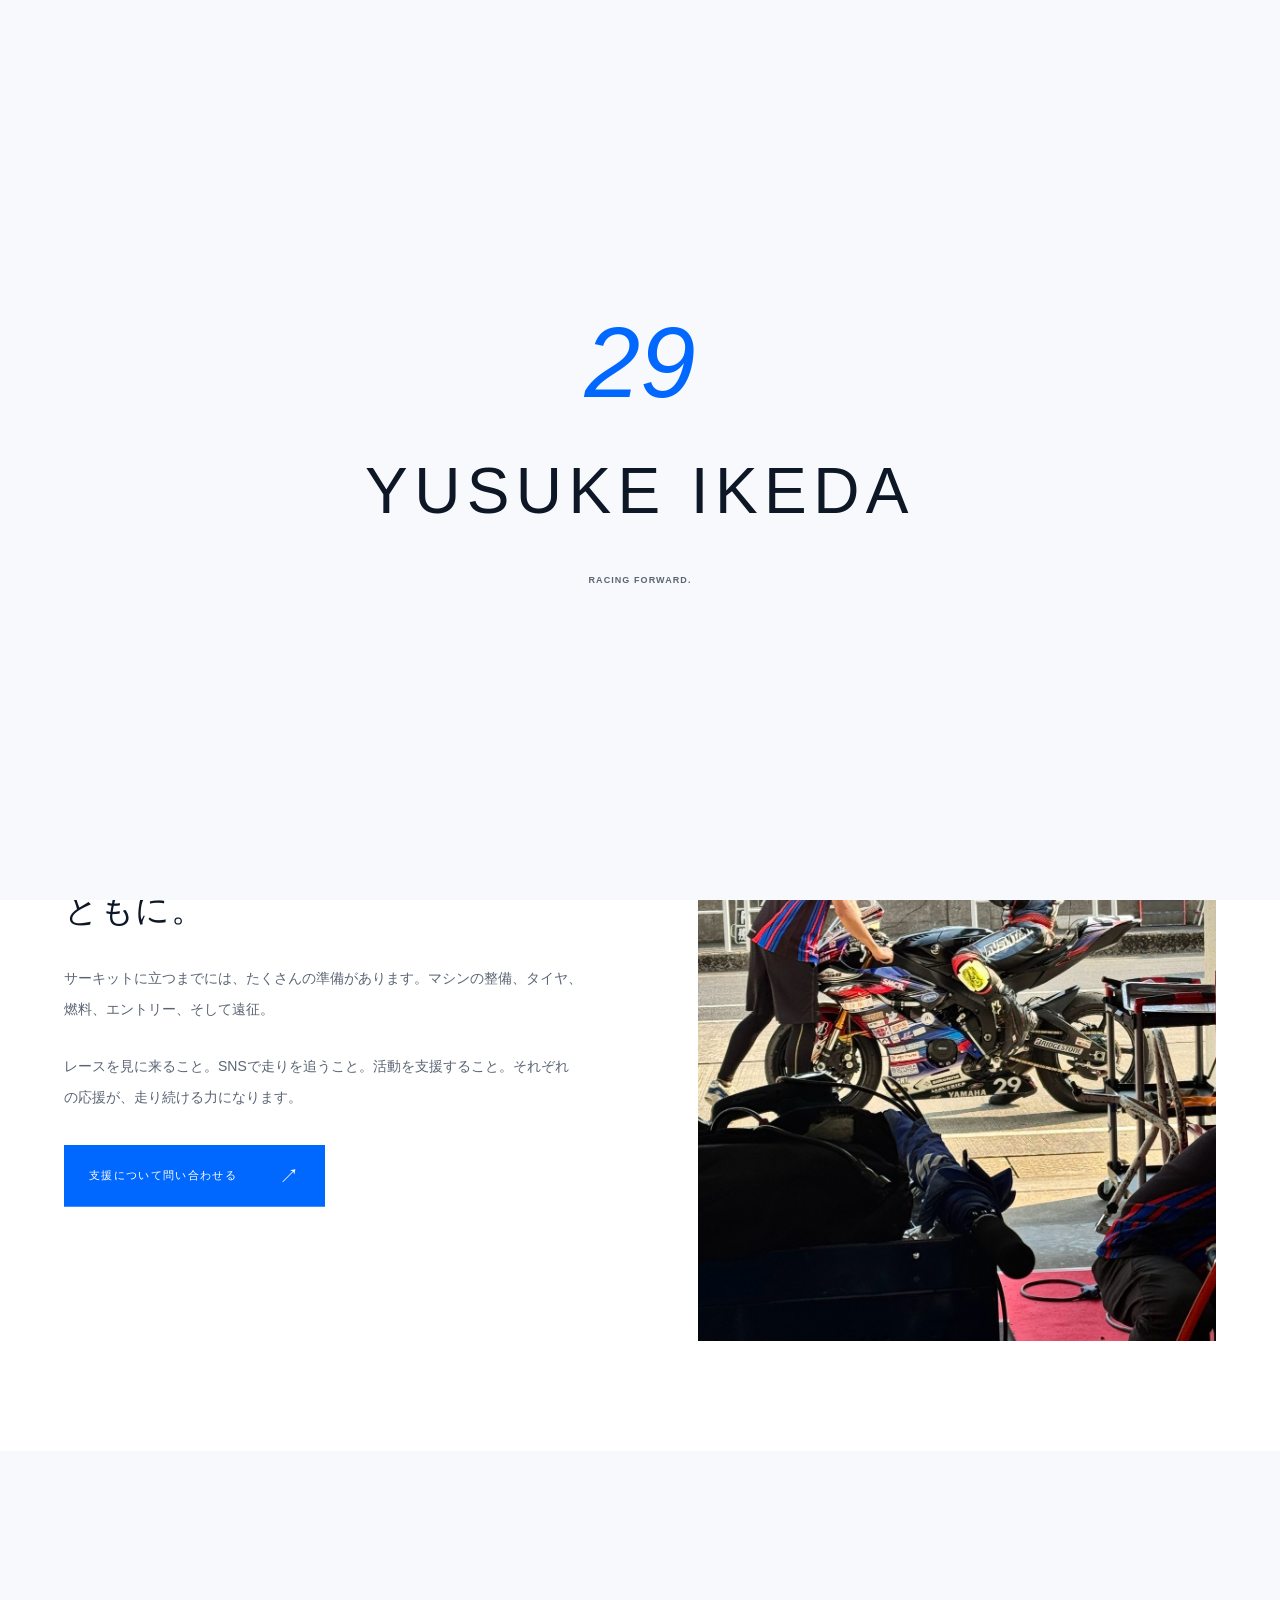
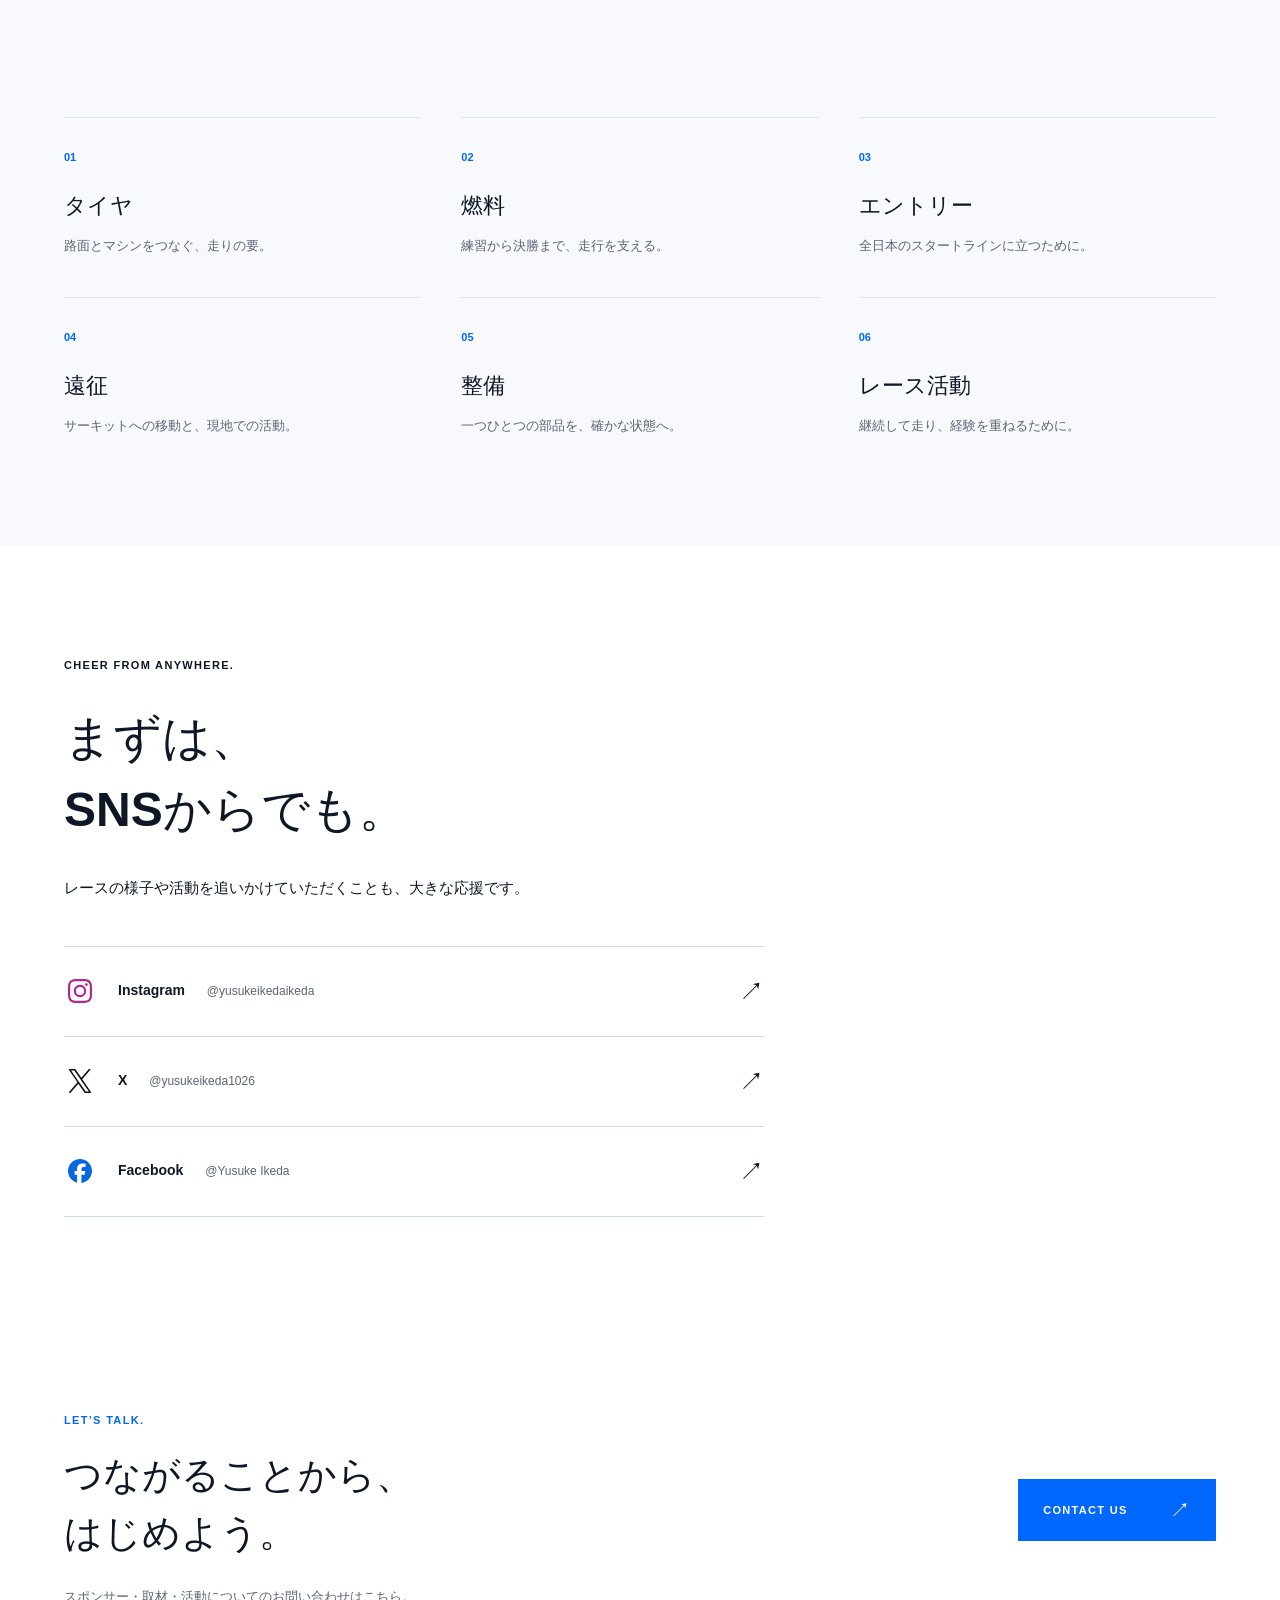
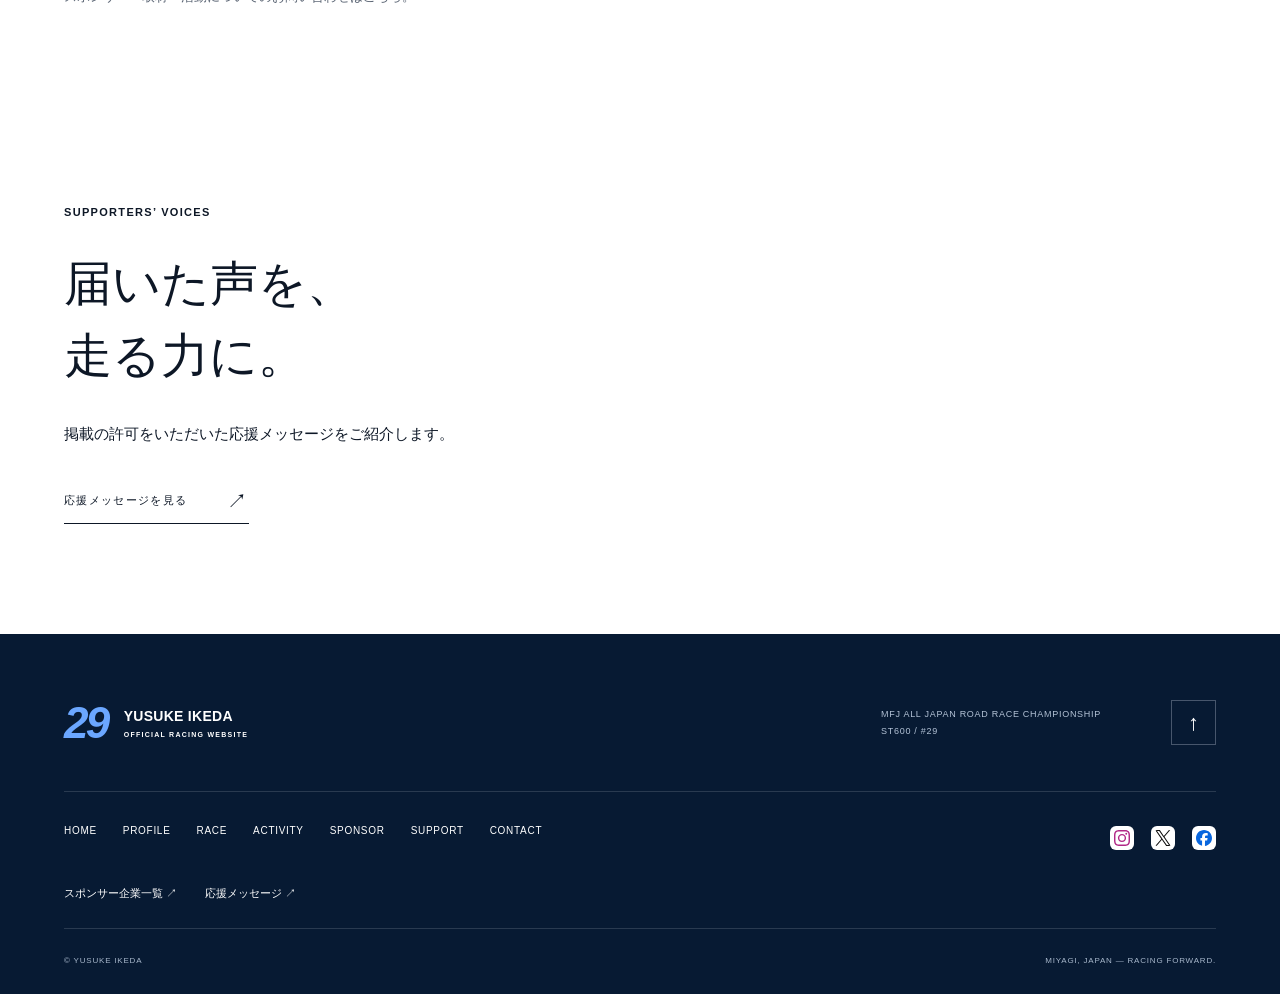
<file: support.html>
<!doctype html>
<html lang="ja">
  <head>
    <meta charset="utf-8" />
    <meta name="viewport" content="width=device-width, initial-scale=1" />
    <meta
      http-equiv="Content-Security-Policy"
      content="default-src 'self'; script-src 'self' https://www.googletagmanager.com 'sha256-vFQVl+MAL6ysAkpPp2+XtzfbIoEyRq8qyvK6hTO3eoA='; style-src 'self'; img-src 'self' data: https://www.google-analytics.com https://region1.google-analytics.com; connect-src 'self' https://www.google-analytics.com https://region1.google-analytics.com https://analytics.google.com; frame-src https://docs.google.com; object-src 'none'; base-uri 'none'; form-action https://docs.google.com"
    />
    <meta name="referrer" content="strict-origin-when-cross-origin" />
    <title>SUPPORT | 池田優介 Official Website</title>
    <meta
      name="description"
      content="宮城県角田市出身、全日本ロードレース選手権ST600に参戦する池田優介の公式Webサイト。プロフィール、レース情報、戦績、ニュース、スポンサー・支援情報を掲載。"
    />

    <link
      rel="canonical"
      href="https://yusukeracing.github.io/yusuke-official-website/support.html"
    />
    <meta property="og:type" content="website" />
    <meta property="og:locale" content="ja_JP" />
    <meta property="og:site_name" content="YUSUKE IKEDA" />
    <meta property="og:title" content="SUPPORT | 池田優介 Official Website" />
    <meta
      property="og:description"
      content="宮城県角田市出身、全日本ロードレース選手権ST600に参戦する池田優介の公式Webサイト。プロフィール、レース情報、戦績、ニュース、スポンサー・支援情報を掲載。"
    />
    <meta
      property="og:url"
      content="https://yusukeracing.github.io/yusuke-official-website/support.html"
    />
    <meta
      property="og:image"
      content="https://yusukeracing.github.io/yusuke-official-website/assets/images/yusuke.hero_01.jpg"
    />
    <meta name="twitter:card" content="summary_large_image" />
    <link rel="icon" href="assets/icons/favicon.svg" type="image/svg+xml" />
    <meta name="theme-color" content="#0068FF" />
    <link rel="stylesheet" href="assets/css/style.css?v=20261029-release-1" />
    <link rel="stylesheet" href="assets/css/responsive.css?v=20261029-release-1" />
    <link rel="stylesheet" href="assets/css/social.css?v=20261029-release-1" />
    <script type="application/ld+json">
      {
        "@context": "https://schema.org",
        "@graph": [
          {
            "@type": "Person",
            "name": "池田優介",
            "alternateName": "YUSUKE IKEDA",
            "birthDate": "2004-10-26",
            "homeLocation": { "@type": "Place", "name": "宮城県角田市" },
            "memberOf": {
              "@type": "SportsOrganization",
              "name": "GarageL8 Racing Team"
            }
          },
          {
            "@type": "WebSite",
            "name": "YUSUKE IKEDA Official Racing Website",
            "inLanguage": "ja"
          }
        ]
      }
    </script>
    <script src="assets/js/main.js?v=20261029-release-1" defer></script>
    <script src="assets/js/animation.js?v=20261029-release-1" defer></script>
    <script src="assets/js/social-links.js?v=20261029-release-1" defer></script>
    <script src="assets/js/data-loader.js?v=20261029-release-1" defer></script>
  </head>
  <body id="top" data-page="support">
    <a class="skip-link" href="#main">本文へスキップ</a>
    <div id="intro" class="intro" hidden aria-hidden="true">
      <span class="intro-number">29</span
      ><span class="intro-name">YUSUKE IKEDA</span
      ><span class="tiny-caps">RACING FORWARD.</span>
    </div>
    <div id="header-sentinel" aria-hidden="true"></div>
    <header id="site-header" class="site-header">
      <div class="header-inner">
        <a href="index.html" class="brand"
          ><span class="brand-number" aria-hidden="true">29</span
          ><span>YUSUKE IKEDA<small>OFFICIAL RACING WEBSITE</small></span></a
        >
        <nav
          id="primary-navigation"
          class="primary-navigation"
          aria-label="メインナビゲーション"
        >
          <a href="index.html">HOME</a><a href="profile.html">PROFILE</a
          ><a href="race.html">RACE</a><a href="news.html">ACTIVITY</a
          ><a href="sponsor.html">SPONSOR</a
          ><a href="support.html" aria-current="page">SUPPORT</a
          ><a href="contact.html">CONTACT</a>
        </nav>
        <div class="header-socials" data-socials="icons"></div>
        <button
          class="menu-toggle"
          type="button"
          aria-controls="primary-navigation"
          aria-expanded="false"
          aria-label="MENU メニューを開く"
        >
          <span></span><span></span><b>MENU</b>
        </button>
      </div>
    </header>
    <main id="main">
      <section class="page-title wrap">
        <p class="eyebrow"><span>YUSUKE IKEDA</span> / SUPPORT</p>
        <h1>YOUR SUPPORT.<br />OUR POWER.</h1>
        <p>その応援が、次の一周につながる。</p>
        <span class="page-number" aria-hidden="true">29</span>
      </section>
      <section class="section-space wrap editorial-split">
        <div class="editorial-copy reveal-left">
          <p class="eyebrow">SUPPORT YUSUKE IKEDA</p>
          <h2>走るための力を、<br />ともに。</h2>
          <p>
            サーキットに立つまでには、たくさんの準備があります。マシンの整備、タイヤ、燃料、エントリー、そして遠征。
          </p>
          <p>
            レースを見に来ること。SNSで走りを追うこと。活動を支援すること。それぞれの応援が、走り続ける力になります。
          </p>
          <a
            class="button button-blue"
            href="contact.html?type=support"
            data-track="support_click"
            >支援について問い合わせる<span aria-hidden="true">↗</span></a
          >
        </div>
        <!-- PHOTO SLOT : xxx-pit-01 -->
        <figure
          class="photo-slot reveal-image"
          data-photo="assets/images/xxx-pit-01.webp"
          data-photo-bind="site.photos.pit"
        >
          <picture
            ><img
              src="assets/images/yusuke.hero_05.jpg"
              width="1600"
              height="1067"
              loading="lazy"
              decoding="async"
              alt="池田優介のレース活動"
              data-photo-image
          /></picture>
          <span class="photo-mark" hidden aria-hidden="true">+</span
          ><span class="photo-label" hidden>xxx <span>xxx-pit-01</span></span>
        </figure>
      </section>
      <section class="support-uses section-space">
        <div class="wrap">
          <div class="section-heading reveal">
            <div>
              <p class="eyebrow"><span></span> WHERE YOUR SUPPORT GOES</p>
              <h2>一周を支えるもの。</h2>
            </div>
          </div>
          <ol class="support-use-list">
            <li>
              <span>01</span>
              <h3>タイヤ</h3>
              <p>路面とマシンをつなぐ、走りの要。</p>
            </li>
            <li>
              <span>02</span>
              <h3>燃料</h3>
              <p>練習から決勝まで、走行を支える。</p>
            </li>
            <li>
              <span>03</span>
              <h3>エントリー</h3>
              <p>全日本のスタートラインに立つために。</p>
            </li>
            <li>
              <span>04</span>
              <h3>遠征</h3>
              <p>サーキットへの移動と、現地での活動。</p>
            </li>
            <li>
              <span>05</span>
              <h3>整備</h3>
              <p>一つひとつの部品を、確かな状態へ。</p>
            </li>
            <li>
              <span>06</span>
              <h3>レース活動</h3>
              <p>継続して走り、経験を重ねるために。</p>
            </li>
          </ol>
        </div>
      </section>
      <section class="section-space wrap support-message">
        <p class="eyebrow">CHEER FROM ANYWHERE.</p>
        <h2>まずは、<br />SNSからでも。</h2>
        <p>レースの様子や活動を追いかけていただくことも、大きな応援です。</p>
        <div class="social-list" data-socials="full"><p class="social-unavailable">SNS情報は準備中です。</p></div>
      </section>
      <section class="contact-band">
        <div class="wrap">
          <div>
            <p class="eyebrow">LET’S TALK.</p>
            <h2>つながることから、<br />はじめよう。</h2>
            <p>スポンサー・取材・活動についてのお問い合わせはこちら。</p>
          </div>
          <a
            class="button button-blue"
            href="contact.html"
            data-track="contact_click"
            >CONTACT US<span aria-hidden="true">↗</span></a
          >
        </div>
      </section>
      <section class="section-space wrap support-message" id="messages">
        <p class="eyebrow">SUPPORTERS’ VOICES</p>
        <h2>届いた声を、<br>走る力に。</h2>
        <p>掲載の許可をいただいた応援メッセージをご紹介します。</p>
        <a class="text-link" href="messages.html">応援メッセージを見る<span aria-hidden="true">↗</span></a>
      </section>
    </main>
    <footer class="site-footer">
      <div class="wrap">
        <div class="footer-top">
          <a href="index.html" class="brand"
            ><span class="brand-number" aria-hidden="true">29</span
            ><span>YUSUKE IKEDA<small>OFFICIAL RACING WEBSITE</small></span></a
          >
          <p>MFJ ALL JAPAN ROAD RACE CHAMPIONSHIP<br />ST600 / #29</p>
          <a href="#top" class="back-top" aria-label="ページ上部へ">↑</a>
        </div>
        <div class="footer-middle">
          <nav aria-label="フッターナビゲーション">
            <a href="index.html">HOME</a><a href="profile.html">PROFILE</a
            ><a href="race.html">RACE</a><a href="news.html">ACTIVITY</a
            ><a href="sponsor.html">SPONSOR</a
            ><a href="support.html" aria-current="page">SUPPORT</a
            ><a href="contact.html">CONTACT</a>
          </nav>
          <div class="header-socials" data-socials="icons"></div>
        </div>
        <div class="footer-directory"><a href="partners.html">スポンサー企業一覧 ↗</a><a href="messages.html">応援メッセージ ↗</a></div>
          <div class="footer-bottom">
          <span>© YUSUKE IKEDA</span
          ><span>MIYAGI, JAPAN — RACING FORWARD.</span>
        </div>
      </div>
    </footer>
    <dialog class="lightbox" id="lightbox" aria-label="フォトギャラリー">
      <button
        type="button"
        class="lightbox-close"
        data-lightbox-close
        aria-label="ギャラリーを閉じる"
      >
        CLOSE ×
      </button>
      <div class="lightbox-photo is-placeholder">
        <img
          class="lightbox-image"
          width="1600"
          height="1067"
          alt="フォトギャラリーの拡大写真"
          hidden
        /><span data-lightbox-placeholder>写真を読み込み中です</span>
      </div>
      <div class="lightbox-bottom">
        <button type="button" data-lightbox-prev aria-label="前の写真">
          ←
        </button>
        <p class="lightbox-caption">フォトギャラリー</p>
        <span class="lightbox-count">01 / 12</span
        ><button type="button" data-lightbox-next aria-label="次の写真">
          →
        </button>
      </div>
    </dialog>
    <noscript
      ><nav class="nojs-nav wrap" aria-label="ページ一覧">
        <a href="index.html">HOME</a><a href="profile.html">PROFILE</a
        ><a href="race.html">RACE</a><a href="news.html">ACTIVITY</a
        ><a href="sponsor.html">SPONSOR</a><a href="support.html">SUPPORT</a
        ><a href="contact.html">CONTACT</a>
      </nav>
      <p class="noscript-notice">
        写真の拡大やニュースの絞り込みにはJavaScriptが必要です。本文や各ページはそのままご覧いただけます。
      </p></noscript
    >
  </body>
</html>
</file>
<file: assets/css/style.css>
/* =================================
   FOUNDATION / LIGHT RACING PREMIUM
================================= */
:root {
  --paper: #f7f9fc;
  --white: #fff;
  --blue: #0068ff;
  --navy: #071a33;
  --ice: #eaf4ff;
  --ink: #0d1726;
  --muted: #5b6574;
  --line: #dce6f2;
  --display: "Arial Narrow", "Helvetica Neue", Arial, sans-serif;
  --body:
    -apple-system, BlinkMacSystemFont, "Segoe UI", "Noto Sans JP", sans-serif;
  --gutter: clamp(24px, 5vw, 88px);
}
*,
*::before,
*::after {
  box-sizing: border-box;
}
html {
  scroll-behavior: smooth;
  scroll-padding-top: 104px;
}
body {
  margin: 0;
  background: var(--white);
  color: var(--ink);
  font-family: var(--body);
  font-size: 15px;
  font-weight: 400;
  font-synthesis: none;
  line-height: 1.8;
  -webkit-font-smoothing: antialiased;
}
body.menu-open,
body.lightbox-open {
  overflow: hidden;
}
[hidden] {
  display: none !important;
}
a {
  color: inherit;
  text-decoration: none;
}
button,
input {
  font: inherit;
}
button {
  color: inherit;
  cursor: pointer;
}
button,
figure {
  margin: 0;
}
img {
  display: block;
  width: 100%;
  height: auto;
  object-fit: contain;
}
svg {
  width: 22px;
  height: 22px;
  fill: currentColor;
}
h1,
h2,
h3,
p {
  margin: 0;
}
h1,
h2,
h3 {
  font-weight: 600;
  line-height: 1.2;
}
ul,
ol {
  margin: 0;
  padding: 0;
}
::selection {
  background: var(--blue);
  color: #fff;
}
:focus-visible {
  outline: 3px solid var(--blue);
  outline-offset: 6px;
}
a,
button {
  -webkit-tap-highlight-color: transparent;
}
.wrap {
  width: 100%;
  max-width: 1600px;
  margin-inline: auto;
  padding-inline: var(--gutter);
}
.section-space {
  padding-block: 110px;
}
.eyebrow,
.tiny-caps,
.text-link,
.button,
.photo-label,
.technical dt,
.profile-data dt {
  font-size: 11px;
  font-weight: 600;
  letter-spacing: 0.12em;
}
.eyebrow {
  display: flex;
  gap: 24px;
  align-items: baseline;
  line-height: 1.5;
  margin-bottom: 24px;
}
.eyebrow > span:first-child {
  color: var(--blue);
}
.section-heading {
  display: flex;
  justify-content: space-between;
  align-items: flex-end;
  gap: 36px;
  margin-bottom: 48px;
}
.section-heading h2 {
  font-family: var(--display);
  font-size: clamp(36px, 4.4vw, 66px);
  letter-spacing: 0.005em;
  font-weight: 700;
}
.section-heading > .text-link {
  margin-bottom: 8px;
}
.section-description {
  color: var(--muted);
  margin-top: 20px;
}
.text-link {
  display: inline-flex;
  align-items: center;
  justify-content: space-between;
  gap: 40px;
  padding: 16px 0 12px;
  border-bottom: 1px solid var(--ink);
  line-height: 1.4;
  transition:
    color 0.2s,
    border-color 0.2s;
}
.text-link:hover {
  color: var(--blue);
  border-color: var(--blue);
}
.text-link > span,
.button > span {
  font-size: 20px;
  font-weight: 400;
  line-height: 1;
}
.button {
  display: inline-flex;
  justify-content: space-between;
  align-items: center;
  gap: 42px;
  min-height: 58px;
  padding: 20px 24px;
  line-height: 1.5;
  border: 1px solid transparent;
  transition:
    background 0.2s,
    color 0.2s;
}
.button-blue {
  background: var(--blue);
  color: white;
}
.button-blue:hover {
  background: var(--navy);
}
.button-white {
  background: white;
  color: var(--blue);
}
.button-white:hover {
  background: var(--ice);
}
.lead {
  line-height: 2.2;
}
.fine-print {
  font-size: 12px;
  line-height: 1.9;
  color: var(--muted);
}
.quiet-empty {
  color: var(--muted);
  font-size: 14px;
}
.sr-only {
  position: absolute;
  width: 1px;
  height: 1px;
  padding: 0;
  margin: -1px;
  overflow: hidden;
  clip: rect(0, 0, 0, 0);
  white-space: nowrap;
  border: 0;
}
.skip-link {
  position: fixed;
  top: 8px;
  left: 8px;
  z-index: 100;
  background: var(--blue);
  color: white;
  padding: 12px;
  transform: translateY(-160%);
}
.skip-link:focus {
  transform: none;
}
.noscript-notice {
  padding: 24px;
  background: var(--ice);
  color: var(--navy);
}
/* =================================
   HEADER
================================= */
#header-sentinel {
  position: absolute;
  top: 0;
  left: 0;
  width: 1px;
  height: 24px;
  pointer-events: none;
}
.site-header {
  position: fixed;
  top: 0;
  inset-inline: 0;
  z-index: 30;
  border-bottom: 1px solid transparent;
  transition:
    background 0.25s,
    border-color 0.25s;
}
.site-header.is-scrolled {
  background: var(--white);
  border-color: var(--line);
}
.header-inner {
  display: flex;
  align-items: center;
  gap: 32px;
  min-height: 94px;
  padding-inline: var(--gutter);
  max-width: 1760px;
  margin: auto;
}
.brand {
  display: flex;
  align-items: center;
  gap: 13px;
  flex-shrink: 0;
  font-size: 14px;
  font-weight: 700;
  letter-spacing: 0.02em;
  line-height: 1.3;
}
.brand-number {
  font-family: var(--display);
  font-size: 44px;
  color: var(--blue);
  font-style: italic;
  letter-spacing: -0.06em;
  padding-right: 3px;
}
.brand small {
  display: block;
  font-size: 7px;
  letter-spacing: 0.18em;
  margin-top: 5px;
  font-weight: 600;
}
.primary-navigation {
  display: flex;
  gap: clamp(15px, 1.8vw, 28px);
  margin-left: auto;
  align-items: center;
}
.primary-navigation a {
  font-size: 10px;
  font-weight: 600;
  letter-spacing: 0.07em;
  position: relative;
  padding-block: 16px;
}
.primary-navigation a::after {
  content: "";
  position: absolute;
  bottom: 8px;
  left: 0;
  width: 100%;
  height: 2px;
  background: var(--blue);
  transform: scaleX(0);
  transform-origin: left;
  transition: transform 0.2s;
}
.primary-navigation a:hover::after,
.primary-navigation a[aria-current]::after {
  transform: scaleX(1);
}
.primary-navigation a[aria-current] {
  color: var(--blue);
}
.header-socials {
  display: flex;
  gap: 17px;
}
.header-socials a {
  display: grid;
  place-items: center;
  min-width: 24px;
  min-height: 32px;
}
.header-socials svg {
  width: 16px;
  height: 16px;
}
.header-socials a:hover {
  color: var(--blue);
}
.menu-toggle {
  display: none;
}
/* =================================
   HERO / PHOTO SLOTS
   Upload real photos via CMS. xxx blocks intentionally contain no photo.
================================= */
.hero {
  position: relative;
  display: grid;
  grid-template-columns: minmax(0, 0.95fr) minmax(0, 1.25fr);
  align-items: center;
  gap: 42px clamp(28px, 4vw, 68px);
  padding: 142px var(--gutter) 0;
  max-width: 1760px;
  margin-inline: auto;
  background: var(--paper);
}
.hero-photo {
  grid-column: 2;
  grid-row: 1;
  min-width: 0;
}
.photo-slot {
  position: relative;
  min-width: 0;
  aspect-ratio: auto;
  background: transparent;
}
.photo-slot picture {
  position: static;
  display: block;
}
.photo-slot img {
  display: block;
  width: 100%;
  height: auto;
  object-fit: contain;
  filter: none;
  transform: none;
  transition: none;
}
.photo-slot figcaption {
  position: static;
  padding-top: 10px;
  color: var(--muted);
  font-size: 10px;
  line-height: 1.6;
  letter-spacing: 0.06em;
}
.photo-label,
.photo-mark {
  display: none;
}
.hero-frame {
  width: 100%;
  height: auto;
  aspect-ratio: auto;
}
.hero-watermark,
.hero-photo-note {
  display: none;
}
.hero-content {
  grid-column: 1;
  grid-row: 1;
  width: auto;
  padding: 0;
  max-width: none;
  min-width: 0;
  margin: 0;
}
.hero-kicker {
  font-size: 10px;
  line-height: 1.7;
  letter-spacing: 0.13em;
  margin-bottom: 24px;
}
.hero h1 {
  font-family: var(--display);
  font-size: clamp(72px, 7.5vw, 132px);
  font-weight: 700;
  line-height: 0.88;
  letter-spacing: -0.025em;
  margin-left: -3px;
}
.hero h1 > span:not(.hero-dot),
.hero-dot {
  color: var(--blue);
}
.hero-bottom {
  margin-top: 30px;
}
.hero-tagline {
  font-size: clamp(19px, 2vw, 26px);
  font-weight: 600;
  letter-spacing: 0.05em;
  margin-bottom: 10px;
}
.hero-team {
  font-size: 11px;
  line-height: 1.9;
  color: var(--muted);
}
.hero-actions {
  display: flex;
  flex-wrap: wrap;
  gap: 12px;
  align-items: center;
  margin-top: 28px;
}
.hero-actions .button,
.hero-actions .text-link {
  min-height: 54px;
  padding: 17px 20px;
  font-size: 10px;
  line-height: 1.5;
  gap: 24px;
}
.hero-actions .text-link {
  border: 1px solid var(--line);
  background: var(--white);
  color: var(--navy);
}
.hero-actions .text-link:hover {
  background: var(--navy);
  border-color: var(--navy);
  color: var(--white);
}
.hero-actions a:focus-visible {
  outline-color: var(--navy);
  box-shadow: 0 0 0 3px var(--white);
}
body[data-page="index"] .site-header,
.hero-foot {
  background: var(--white);
}
.hero-foot {
  grid-column: 1 / -1;
  grid-row: 2;
  margin-inline: calc(-1 * var(--gutter));
  border-top: 1px solid var(--line);
  display: flex;
  align-items: center;
  justify-content: space-between;
  padding: 21px var(--gutter);
  font-size: 10px;
  letter-spacing: 0.12em;
  font-weight: 600;
  gap: 20px;
}
.hero-foot > span:first-child {
  color: var(--blue);
  font-size: 13px;
}
.hero-foot i {
  color: var(--muted);
  font-style: normal;
  margin: 0 10px;
}
.hero-foot a {
  font-size: 9px;
  display: flex;
  align-items: center;
  gap: 35px;
}
.hero-foot a > span {
  font-size: 22px;
  font-weight: 400;
}
/* =================================
   CURRENT SEASON / PROFILE
================================= */
.season-grid {
  display: grid;
  grid-template-columns: 1fr 1.35fr;
  gap: 8%;
  align-items: center;
}
.season-year {
  display: block;
  font-family: var(--display);
  font-size: clamp(66px, 7.5vw, 116px);
  line-height: 1;
  letter-spacing: -0.03em;
  color: var(--blue);
  margin-bottom: 24px;
}
.season-class {
  display: flex;
  align-items: center;
  gap: 28px;
  border-bottom: 1px solid var(--line);
  padding-bottom: 24px;
  margin-bottom: 14px;
}
.season-class strong {
  font-family: var(--display);
  font-size: clamp(45px, 5vw, 72px);
  line-height: 1;
  font-weight: 700;
}
.season-class > span {
  font-size: 29px;
  color: var(--blue);
  font-weight: 350;
  line-height: 1;
}
.season-class b {
  font-weight: 600;
}
.season-data > .tiny-caps {
  font-size: 9px;
  letter-spacing: 0.07em;
}
.technical {
  margin: 30px 0 0;
}
.technical > div {
  display: grid;
  grid-template-columns: 72px 1fr;
  gap: 12px;
  margin-top: 13px;
  align-items: baseline;
}
.technical dt {
  color: var(--muted);
  font-size: 9px;
}
.technical dd {
  margin: 0;
  font-size: 13px;
  font-weight: 600;
}
.season-photo {
  aspect-ratio: auto;
}
.who-section {
  border-top: 1px solid var(--line);
}
.who-grid {
  display: grid;
  grid-template-columns: 1fr 1fr;
  gap: 11%;
  align-items: center;
}
.portrait {
  aspect-ratio: auto;
}
.who-grid > .portrait {
  aspect-ratio: auto;
  width: 100%;
  max-width: 360px;
  justify-self: center;
}
.who-grid > .portrait img {
  object-fit: contain;
}
.who-copy h2,
.editorial-copy h2,
.contact-information h2 {
  font-size: clamp(24px, 2.65vw, 39px);
  line-height: 1.65;
  font-weight: 600;
  letter-spacing: 0.015em;
}
.who-copy > .lead {
  margin-top: 30px;
  font-size: 14px;
  color: var(--muted);
  max-width: 440px;
}
.rider-sign {
  margin-block: 26px 20px;
  display: flex;
  align-items: baseline;
  gap: 20px;
}
.rider-sign strong {
  font-size: 24px;
  letter-spacing: 0.1em;
  font-weight: 600;
}
.rider-sign span {
  font-size: 9px;
  letter-spacing: 0.1em;
}
.profile-details {
  background: var(--paper);
}
.profile-details-grid {
  display: grid;
  grid-template-columns: 1fr 0.72fr;
  align-items: start;
  gap: 12%;
}
.profile-details-grid > .portrait {
  aspect-ratio: auto;
  align-self: center;
}
.profile-details-grid > .portrait picture {
  position: static;
}
.profile-details-grid > .portrait img {
  height: auto;
  max-height: 540px;
  object-fit: contain;
}
.profile-details h2 {
  font-size: 36px;
  letter-spacing: 0.08em;
}
.profile-details h2 small {
  display: block;
  font-size: 12px;
  letter-spacing: 0.12em;
  margin-top: 18px;
  font-weight: 600;
}
.profile-data {
  margin-top: 45px;
  display: grid;
  grid-template-columns: 1fr 1fr;
  gap: 0 36px;
}
.profile-data > div {
  padding: 18px 0;
  border-top: 1px solid var(--line);
  min-width: 0;
}
.profile-data dt {
  font-size: 9px;
  color: var(--muted);
  margin-bottom: 7px;
}
.profile-data dd {
  margin: 0;
  font-size: 15px;
  overflow-wrap: anywhere;
}
/* =================================
   PHOTO STORY / CAREER
================================= */
.story-section {
  background: var(--ice);
}
.story-section .section-heading {
  margin-bottom: 70px;
}
.stories {
  display: grid;
  gap: 90px;
}
.story-row {
  display: grid;
  grid-template-columns: 1.3fr 1fr;
  gap: 12%;
  align-items: center;
}
.story-row:nth-child(2) {
  grid-template-columns: 1fr 1.25fr;
}
.story-row:nth-child(2) > .photo-slot {
  grid-column: 2;
  grid-row: 1;
  max-width: 390px;
  justify-self: center;
}
.story-row:nth-child(2) > .story-copy {
  grid-column: 1;
  grid-row: 1;
  padding-left: 12%;
}
.story-row:nth-child(3) {
  grid-template-columns: 1.7fr 1fr;
  gap: 8%;
}
/* Editorial photographs retain the original framing instead of filling a crop. */
.story-row > .photo-slot {
  width: 100%;
  aspect-ratio: auto;
}
.story-row > .photo-slot picture {
  position: static;
}
.story-row > .photo-slot img {
  width: 100%;
  height: auto;
  max-height: 520px;
  object-fit: contain;
}
.story-number {
  display: block;
  font-size: 10px;
  letter-spacing: 0.13em;
  color: var(--blue);
  margin-bottom: 24px;
  font-weight: 600;
}
.story-copy h3 {
  font-size: clamp(23px, 2.3vw, 33px);
  line-height: 1.6;
}
.story-copy p {
  font-size: 14px;
  color: var(--muted);
  line-height: 2.1;
  margin-top: 20px;
  max-width: 330px;
}
.career-list {
  list-style: none;
  border-top: 1px solid var(--line);
}
.career-list li {
  display: grid;
  grid-template-columns: 0.7fr 1.3fr;
  gap: 40px;
  padding: 30px 0;
  border-bottom: 1px solid var(--line);
  align-items: center;
}
.career-year {
  font-family: var(--display);
  font-size: clamp(46px, 6vw, 78px);
  line-height: 1;
  letter-spacing: -0.025em;
  color: #758191;
}
.career-list li:last-child .career-year {
  color: var(--blue);
}
.career-list h3 {
  font-size: 16px;
  font-weight: 600;
}
.career-list p {
  font-size: 12px;
  color: var(--muted);
  margin-top: 8px;
  overflow-wrap: anywhere;
  white-space: pre-line;
}
.next-race {
  background: var(--blue);
  color: white;
}
.next-race-top {
  display: flex;
  justify-content: space-between;
  gap: 24px;
  align-items: baseline;
  margin-bottom: 46px;
}
.next-race-top .eyebrow {
  margin-bottom: 0;
}
.next-race .eyebrow > span {
  color: rgba(255, 255, 255, 0.68);
}
.next-race-top > .tiny-caps {
  font-size: 9px;
  font-weight: 500;
}
.next-race-grid {
  display: grid;
  grid-template-columns: 0.65fr 1.35fr auto;
  gap: 48px;
  align-items: center;
}
.next-race-round {
  border-right: 1px solid rgba(255, 255, 255, 0.3);
  line-height: 1;
}
.next-race-round > span {
  font-size: 10px;
  letter-spacing: 0.14em;
  display: block;
}
.next-race-round strong {
  font-family: var(--display);
  font-size: clamp(65px, 7vw, 100px);
  display: block;
  margin-top: 20px;
  font-weight: 700;
}
.next-race h2 {
  font-family: var(--display);
  font-size: 48px;
}
.next-date {
  font-size: 16px;
  font-weight: 600;
  margin-top: 12px;
}
.next-race-grid > div > p:last-child {
  font-size: 12px;
  opacity: 0.8;
  margin-top: 16px;
}
/* =================================
   NEWS / GALLERY
================================= */
.empty-state {
  border-block: 1px solid var(--line);
  padding: 45px 0;
}
.empty-state > .tiny-caps {
  color: var(--blue);
}
.empty-state p {
  font-size: 20px;
  font-weight: 600;
  margin-block: 14px 8px;
}
.empty-state > span:last-child {
  font-size: 13px;
  color: var(--muted);
}
.news-item {
  display: grid;
  grid-template-columns: 130px 120px 1fr 28px;
  align-items: baseline;
  gap: 25px;
  padding: 30px 0;
  border-bottom: 1px solid var(--line);
}
.news-list > .news-item:first-child {
  border-top: 1px solid var(--line);
}
.news-item time {
  font-size: 12px;
  letter-spacing: 0.04em;
  color: var(--muted);
}
.news-category {
  font-size: 9px;
  letter-spacing: 0.08em;
  color: var(--blue);
  font-weight: 600;
}
.news-item h3 {
  font-size: 17px;
  line-height: 1.8;
}
.news-item .news-description {
  grid-column: 3;
  font-size: 13px;
  color: var(--muted);
}
.news-item .news-image {
  grid-column: 3;
  max-width: 440px;
  aspect-ratio: auto;
}
.news-item:hover h3 {
  color: var(--blue);
}
.news-arrow {
  font-size: 23px;
}
.news-filters {
  display: flex;
  gap: 30px;
  margin-bottom: 45px;
  flex-wrap: wrap;
}
.news-filters button {
  border: 0;
  border-bottom: 2px solid transparent;
  background: none;
  padding: 13px 4px;
  font-size: 11px;
  letter-spacing: 0.07em;
  font-weight: 600;
}
.news-filters .is-active {
  color: var(--blue);
  border-color: var(--blue);
}
.news-page {
  min-height: 450px;
  padding-top: 40px;
}
.gallery-section {
  background: var(--paper);
}
/* Keep the original aspect ratio; columns pack photos of different heights. */
.gallery-grid {
  column-count: 3;
  column-gap: 24px;
}
.gallery-item {
  display: block;
  break-inside: avoid;
  margin: 0 0 24px;
  border: 0;
  padding: 0;
  position: relative;
  background: none;
  text-align: left;
  width: 100%;
  min-width: 0;
}
.gallery-item .photo-slot {
  aspect-ratio: auto;
}
.gallery-item .photo-slot picture {
  position: static;
}
.gallery-item .photo-slot img {
  width: 100%;
  height: auto;
  max-height: min(520px, 70svh);
  object-fit: contain;
}
.gallery-item:hover .gallery-index {
  color: var(--blue);
}
.gallery-index {
  display: flex;
  justify-content: space-between;
  font-size: 10px;
  letter-spacing: 0.1em;
  color: var(--muted);
  padding-top: 12px;
}
.gallery-index > span {
  color: var(--ink);
  font-size: 16px;
}
/* =================================
   SUPPORT / SPONSORS / SOCIAL / CONTACT
================================= */
.support-feature {
  background: var(--navy);
  color: white;
}
.support-grid {
  display: grid;
  grid-template-columns: 1.1fr 1fr;
  gap: 9%;
  align-items: center;
}
.support-feature h2 {
  font-family: var(--display);
  font-size: clamp(42px, 4.6vw, 70px);
  line-height: 1.05;
}
.support-feature h2 em {
  font-style: normal;
  color: #6ba7ff;
}
.support-feature p:not(.eyebrow) {
  color: #bcc9db;
  font-size: 14px;
  line-height: 2.2;
  margin-top: 30px;
}
.support-feature .button {
  margin-top: 32px;
}
.support-grid > .photo-slot {
  aspect-ratio: auto;
}
.sponsor-list {
  border-block: 1px solid var(--line);
  padding: 40px 0;
  display: flex;
  align-items: center;
  gap: 45px;
  flex-wrap: wrap;
}
.sponsor-logo {
  display: block;
  max-width: 180px;
}
.sponsor-logo img {
  max-height: 80px;
  object-fit: contain;
}
.sponsor-logo p {
  font-size: 12px;
}
.social-section {
  background: var(--ice);
}
.social-section > .wrap {
  display: grid;
  grid-template-columns: 1.2fr 1fr;
  gap: 12%;
  align-items: center;
}
.social-heading h2 {
  font-family: var(--display);
  font-size: clamp(42px, 4.7vw, 72px);
  line-height: 1.05;
}
.social-heading h2 > span {
  color: var(--blue);
}
.social-heading > p:last-child {
  font-size: 14px;
  color: var(--muted);
  margin-top: 25px;
}
.social-list > a {
  display: flex;
  align-items: center;
  gap: 22px;
  border-bottom: 1px solid #cbdced;
  padding: 22px 0;
}
.social-list > a:first-child {
  border-top: 1px solid #cbdced;
}
.social-list > a > svg {
  width: 24px;
  height: 24px;
  flex-shrink: 0;
}
.social-list > a > span:nth-child(2) {
  min-width: 0;
  overflow-wrap: anywhere;
  font-size: 14px;
  font-weight: 600;
}
.social-list small {
  font-size: 12px;
  font-weight: 450;
  color: var(--muted);
  margin-left: 18px;
}
.social-list > a > span:last-child {
  margin-left: auto;
  font-size: 25px;
  font-weight: 300;
  transition: transform 0.2s;
}
.social-list > a:hover > span:last-child {
  transform: translate(3px, -3px);
  color: var(--blue);
}
.contact-band {
  padding-block: 85px;
}
.contact-band > .wrap {
  display: flex;
  align-items: center;
  justify-content: space-between;
  gap: 40px;
}
.contact-band .eyebrow {
  color: var(--blue);
  margin-bottom: 18px;
}
.contact-band h2 {
  font-size: clamp(27px, 3vw, 43px);
  line-height: 1.5;
}
.contact-band p:not(.eyebrow) {
  margin-top: 24px;
  color: var(--muted);
  font-size: 13px;
}
.editorial-split {
  display: grid;
  grid-template-columns: 1fr 1fr;
  gap: 10%;
  align-items: center;
}
.editorial-split > .photo-slot {
  aspect-ratio: auto;
}
.editorial-copy p:not(.eyebrow) {
  margin-top: 26px;
  color: var(--muted);
  font-size: 14px;
  line-height: 2.2;
}
.editorial-copy .button {
  margin-top: 32px;
}
.partner-opportunities,
.support-uses {
  background: var(--paper);
}
.opportunity-list {
  border-top: 1px solid var(--line);
}
.opportunity-list article {
  display: grid;
  grid-template-columns: 60px 1fr 1.2fr;
  gap: 40px;
  padding: 32px 0;
  border-bottom: 1px solid var(--line);
  align-items: baseline;
}
.opportunity-list article > span {
  color: var(--blue);
  font-size: 13px;
}
.opportunity-list h3 {
  font-size: 20px;
  font-family: var(--display);
  letter-spacing: 0.035em;
}
.opportunity-list p {
  font-size: 14px;
  color: var(--muted);
}
.partner-opportunities .fine-print {
  margin-top: 24px;
}
.download-section {
  padding-bottom: 100px;
}
.download-section h2 {
  font-size: 28px;
  margin-bottom: 20px;
}
.download-section > p:last-child {
  margin-top: 20px;
}
.support-use-list {
  display: grid;
  grid-template-columns: repeat(3, 1fr);
  gap: 40px;
  list-style: none;
}
.support-use-list > li {
  border-top: 1px solid var(--line);
  padding-top: 24px;
}
.support-use-list > li > span {
  color: var(--blue);
  font-size: 11px;
  font-weight: 600;
}
.support-use-list h3 {
  font-size: 22px;
  margin-top: 24px;
}
.support-use-list p {
  font-size: 13px;
  color: var(--muted);
  margin-top: 14px;
}
.support-message h2 {
  font-size: 48px;
  line-height: 1.5;
  margin-bottom: 28px;
}
.support-message > p {
  margin-bottom: 28px;
}
.support-message .social-list {
  max-width: 700px;
  margin-top: 45px;
}
.contact-layout {
  display: grid;
  grid-template-columns: 1fr 1.1fr;
  gap: 11%;
  align-items: start;
  padding-top: 40px;
}
.contact-information > p:not(.eyebrow) {
  color: var(--muted);
  font-size: 14px;
  line-height: 2;
  margin-top: 25px;
}
.contact-information h2 {
  font-size: 25px;
}
.contact-types {
  list-style: none;
  margin-top: 24px;
  border-top: 1px solid var(--line);
}
.contact-types li {
  font-size: 13px;
  border-bottom: 1px solid var(--line);
  padding-block: 12px;
}
.contact-types li::before {
  content: "↗";
  color: var(--blue);
  margin-right: 15px;
}
.contact-direct > div {
  display: flex;
  gap: 30px;
  font-size: 13px;
  margin-bottom: 10px;
}
.contact-direct dt {
  width: 50px;
  letter-spacing: 0.1em;
  font-size: 10px;
  color: var(--muted);
}
.contact-direct dd {
  margin: 0;
  overflow-wrap: anywhere;
}
.contact-direct a {
  border-bottom: 1px solid var(--line);
}
.contact-form-wrap {
  background: var(--paper);
  min-width: 0;
}
.form-head {
  display: flex;
  align-items: center;
  justify-content: space-between;
  padding: 25px 30px;
  border-bottom: 1px solid var(--line);
  color: var(--blue);
}
.form-placeholder {
  min-height: 540px;
  padding: 50px 32px;
  display: flex;
  flex-direction: column;
  justify-content: center;
  align-items: flex-start;
}
.placeholder-cross {
  font-size: 42px;
  color: #8498af;
  line-height: 1;
  margin-bottom: 65px;
  font-weight: 250;
}
.form-placeholder > .tiny-caps {
  font-size: 9px;
  color: var(--muted);
}
.form-placeholder h3 {
  font-size: 21px;
  line-height: 1.8;
  margin-block: 22px;
}
.form-placeholder p:last-child {
  font-size: 12px;
  color: var(--muted);
}
.contact-form-wrap > .fine-print {
  padding: 25px 30px;
  border-top: 1px solid var(--line);
}
.contact-frame {
  width: 100%;
  min-height: 600px;
  border: 0;
  display: block;
  background: white;
}
.race-table {
  width: 100%;
  border-collapse: collapse;
  text-align: left;
  min-width: 700px;
  font-size: 13px;
}
.race-table th {
  padding: 20px 16px;
  background: var(--paper);
  font-size: 10px;
  letter-spacing: 0.09em;
  font-weight: 600;
}
.race-table td {
  padding: 24px 16px;
  border-bottom: 1px solid var(--line);
}
.race-table .table-empty {
  padding: 50px 16px;
  color: var(--muted);
  font-size: 13px;
}
.table-empty > span {
  margin-left: 30px;
  color: var(--blue);
  font-size: 12px;
}
.table-scroll {
  overflow-x: auto;
  overscroll-behavior-inline: contain;
}
.race-table a {
  color: var(--blue);
  text-decoration: underline;
}
/* =================================
   PAGE TITLES / FOOTER / UTILITY
================================= */
.page-title {
  padding-top: 180px;
  padding-bottom: 65px;
  position: relative;
  overflow: hidden;
  border-bottom: 1px solid var(--line);
  background: var(--paper);
  max-width: none;
}
.page-title h1 {
  position: relative;
  font-family: var(--display);
  font-size: clamp(64px, 8vw, 124px);
  line-height: 0.97;
  letter-spacing: -0.01em;
  z-index: 1;
}
.page-title > p:last-of-type {
  position: relative;
  color: var(--muted);
  font-size: 14px;
  margin-top: 30px;
  z-index: 1;
}
.page-number {
  position: absolute;
  right: var(--gutter);
  top: 100px;
  font-family: var(--display);
  font-style: italic;
  font-size: 320px;
  line-height: 1;
  color: transparent;
  -webkit-text-stroke: 1px var(--line);
  pointer-events: none;
}
.site-footer {
  background: var(--navy);
  color: white;
  padding-block: 60px 25px;
}
.footer-top {
  display: flex;
  gap: 40px;
  align-items: center;
  padding-bottom: 40px;
  border-bottom: 1px solid #293a50;
}
.footer-top > .brand .brand-number {
  color: #6ba7ff;
}
.footer-top > p {
  font-size: 9px;
  letter-spacing: 0.08em;
  color: #b3c2d6;
  line-height: 1.9;
  margin-left: auto;
}
.back-top {
  margin-left: 30px;
  width: 45px;
  height: 45px;
  display: grid;
  place-items: center;
  border: 1px solid #47566c;
  font-size: 22px;
}
.back-top:hover {
  background: var(--blue);
}
.footer-middle {
  display: flex;
  justify-content: space-between;
  gap: 40px;
  padding-block: 30px;
}
.footer-middle nav {
  display: flex;
  gap: 26px;
  flex-wrap: wrap;
}
.footer-middle nav > a {
  font-size: 10px;
  letter-spacing: 0.07em;
}
.footer-middle nav > a:hover {
  color: #6ba7ff;
}
.footer-bottom {
  display: flex;
  justify-content: space-between;
  gap: 30px;
  color: #a8b8cc;
  font-size: 8px;
  letter-spacing: 0.1em;
  border-top: 1px solid #293a50;
  padding-top: 25px;
}
.utility-page {
  padding-block: 170px 100px;
  max-width: 950px;
  min-height: 80vh;
}
.utility-code {
  display: block;
  font-family: var(--display);
  font-size: clamp(130px, 20vw, 240px);
  line-height: 1;
  color: var(--navy);
  margin-block: 40px 30px;
}
.utility-code > span {
  color: var(--blue);
}
.utility-page h1 {
  font-size: clamp(24px, 3vw, 38px);
  line-height: 1.6;
  margin-bottom: 20px;
}
.utility-page > p {
  color: var(--muted);
  font-size: 14px;
  line-height: 2;
}
.utility-page > .button {
  margin-top: 35px;
}
.utility-page > .fine-print {
  margin-top: 30px;
}
.utility-page > .social-list {
  margin-top: 40px;
  max-width: 600px;
}
/* =================================
   LIGHTBOX / OPENING / REVEAL
================================= */
.lightbox {
  border: 0;
  padding: 70px 5vw 25px;
  background: var(--navy);
  color: white;
  width: 100vw;
  max-width: none;
  height: 100svh;
  max-height: none;
  margin: 0;
}
.lightbox::backdrop {
  background: rgba(7, 26, 51, 0.95);
}
.lightbox-close {
  position: absolute;
  right: 5vw;
  top: 20px;
  border: 0;
  background: none;
  color: white;
  font-size: 11px;
  letter-spacing: 0.1em;
  padding: 10px;
}
.lightbox-photo {
  height: calc(100svh - 155px);
  position: relative;
  display: grid;
  place-items: center;
  background: #112740;
}
.lightbox-photo > img {
  width: 100%;
  height: 100%;
  object-fit: contain;
}
.lightbox-photo.is-placeholder > span {
  font-size: 24px;
  letter-spacing: 0.2em;
  color: #b5c9e2;
}
.lightbox-bottom {
  display: flex;
  align-items: center;
  gap: 25px;
  padding-top: 20px;
  font-size: 11px;
}
.lightbox-bottom button {
  border: 1px solid #6b7c94;
  background: none;
  color: white;
  min-width: 40px;
  height: 40px;
}
.lightbox-caption {
  margin-right: auto;
  overflow-wrap: anywhere;
}
.lightbox-count {
  white-space: nowrap;
  letter-spacing: 0.1em;
}
.intro {
  position: fixed;
  inset: 0;
  z-index: 90;
  background: var(--paper);
  display: flex;
  flex-direction: column;
  align-items: center;
  justify-content: center;
  gap: 22px;
  pointer-events: none;
  transition:
    opacity 0.45s,
    visibility 0.45s;
}
.intro-number {
  font-family: var(--display);
  font-size: 100px;
  color: var(--blue);
  font-style: italic;
  line-height: 1;
}
.intro-name {
  font-family: var(--display);
  font-size: clamp(28px, 5vw, 64px);
  letter-spacing: 0.03em;
  animation: intro-spread 0.9s ease-out both;
}
.intro > .tiny-caps {
  color: var(--muted);
  font-size: 9px;
}
.intro.is-leaving {
  opacity: 0;
  visibility: hidden;
}
@keyframes intro-spread {
  from {
    letter-spacing: -0.03em;
    opacity: 0;
  }
  to {
    letter-spacing: 0.1em;
    opacity: 1;
  }
}
.motion-ready
  :is(.reveal, .reveal-left, .reveal-right, .reveal-scale, .reveal-image) {
  opacity: 0;
  transition:
    opacity 0.8s ease,
    transform 0.8s cubic-bezier(0.2, 0.6, 0.3, 1),
    clip-path 0.9s ease;
  transform: translateY(28px);
}
.motion-ready .reveal-left {
  transform: translateX(-28px);
}
.motion-ready .reveal-right {
  transform: translateX(28px);
}
.motion-ready .reveal-scale {
  transform: none;
}
.motion-ready .reveal-image {
  clip-path: inset(5% 0 0 0);
  transform: translateY(20px);
}
.motion-ready
  :is(
    .reveal,
    .reveal-left,
    .reveal-right,
    .reveal-scale,
    .reveal-image
  ).is-visible {
  opacity: 1;
  transform: none;
  clip-path: inset(0);
}
.gallery-item:nth-child(3n + 2) {
  transition-delay: 0.07s;
}
.gallery-item:nth-child(3n) {
  transition-delay: 0.13s;
}
@media (prefers-reduced-motion: reduce) {
  html {
    scroll-behavior: auto;
  }
  *,
  *::before,
  *::after {
    animation: none !important;
    transition: none !important;
  }
  .motion-ready
    :is(.reveal, .reveal-left, .reveal-right, .reveal-scale, .reveal-image) {
    opacity: 1;
    transform: none;
    clip-path: none;
  }
  .intro {
    display: none !important;
  }
}
/* Keep translated reveals inside the document without changing normal scrolling. */
main {
  overflow-x: clip;
}
.data-notice {
  padding: 24px var(--gutter);
  background: var(--ice);
  font-size: 13px;
  color: var(--navy);
}
.nojs-nav {
  display: flex;
  flex-wrap: wrap;
  gap: 22px;
  padding-block: 25px;
  background: var(--paper);
  font-size: 12px;
}
/* Small labels keep sufficient contrast on the tinted section backgrounds. */
.next-race .eyebrow > span {
  color: #fff;
}
.next-race-grid > div > p:last-child {
  opacity: 1;
}
.social-section .eyebrow > span:first-child,
.story-section .eyebrow > span:first-child,
.story-number {
  color: #0056d6;
}
.lightbox-photo [data-lightbox-placeholder] {
  display: none;
}
.lightbox-photo.is-placeholder [data-lightbox-placeholder] {
  display: block;
}

/* Public directories and the Google Forms escape link. */
.directory-link { margin-top: 24px; }
.form-head > a { font-size: 11px; text-decoration: underline; text-underline-offset: 4px; }
.footer-directory { display: flex; flex-wrap: wrap; gap: 14px 28px; padding-bottom: 24px; font-size: 11px; }
.footer-directory a:hover { color: #8fbaff; }
/* Missing account settings do not leave empty icon groups or placeholder links. */
.header-socials:empty {
  display: none;
}
.social-unavailable {
  font-size: 13px;
  font-weight: 400;
  line-height: 1.9;
  color: var(--muted);
}

/* Photography stays unaltered while surrounding text may reveal on scroll. */
.motion-ready .reveal-image,
.motion-ready .photo-slot,
.motion-ready .reveal-image.is-visible,
.motion-ready .photo-slot.is-visible {
  opacity: 1;
  transform: none;
  clip-path: none;
  transition: none;
}
</file>
<file: assets/css/responsive.css>
/* =================================
   TABLET / SMALL DESKTOP
================================= */
@media (max-width: 1200px) {
  .header-inner {
    gap: 24px;
  }
  .header-inner > .header-socials {
    display: none;
  }
  .section-space {
    padding-block: 85px;
  }
  .season-grid {
    gap: 7%;
  }
  .next-race-grid {
    gap: 32px;
    grid-template-columns: 0.6fr 1fr auto;
  }
  .next-race-grid .button {
    padding-inline: 20px;
    gap: 22px;
  }
  .social-section > .wrap {
    gap: 8%;
  }
  .social-list small {
    display: block;
    margin-left: 0;
    margin-top: 3px;
  }
  .profile-details-grid {
    gap: 8%;
  }
}
@media (max-width: 1024px) {
  .gallery-grid {
    column-count: 2;
  }
  .header-inner {
    min-height: 80px;
  }
  .brand {
    font-size: 12px;
  }
  .brand-number {
    font-size: 38px;
  }
  .primary-navigation {
    gap: 17px;
  }
  .primary-navigation a {
    font-size: 9px;
  }
  .who-grid {
    gap: 7%;
  }
  .who-grid > .portrait {
    width: 100%;
  }
  .who-copy h2 {
    font-size: 27px;
  }
  .next-race-grid {
    grid-template-columns: 1fr 2fr;
  }
  .next-race-grid > .button {
    grid-column: 2;
    justify-self: start;
  }
  .next-race-round {
    grid-row: span 2;
    height: 100%;
  }
  .support-grid {
    gap: 6%;
  }
  .social-section > .wrap {
    grid-template-columns: 1fr 1fr;
  }
  .opportunity-list article {
    grid-template-columns: 35px 1fr;
    gap: 20px;
  }
  .opportunity-list p {
    grid-column: 2;
  }
  .profile-data {
    gap: 0 20px;
  }
  .contact-layout {
    gap: 7%;
  }
  .contact-information h2 {
    font-size: 23px;
  }
  .footer-middle nav {
    gap: 20px;
  }
}
/* =================================
   MOBILE FIRST IN USE: 320–768px
================================= */
@media (max-width: 767px) {
  :root {
    --gutter: 24px;
  }
  html {
    scroll-padding-top: 85px;
  }
  body {
    font-size: 14px;
  }
  .section-space {
    padding-block: 64px;
  }
  .header-inner {
    min-height: 76px;
    justify-content: space-between;
  }
  .brand {
    font-size: 12px;
    gap: 11px;
  }
  .brand-number {
    font-size: 38px;
  }
  .brand small {
    font-size: 6px;
    letter-spacing: 0.17em;
  }
  .site-header {
    background: rgba(247, 249, 252, 0.94);
  }
  .primary-navigation {
    position: fixed;
    inset: 76px 0 0;
    min-height: calc(100svh - 76px);
    background: var(--paper);
    display: none;
    flex-direction: column;
    align-items: stretch;
    justify-content: flex-start;
    gap: 0;
    padding: 24px var(--gutter) 45px;
    margin: 0;
    overflow-y: auto;
    z-index: 31;
  }
  .primary-navigation.is-open {
    display: flex;
  }
  .primary-navigation a {
    font-family: var(--display);
    font-size: 34px;
    letter-spacing: 0.02em;
    border-bottom: 1px solid var(--line);
    padding: 10px 0;
  }
  .primary-navigation a::after {
    display: none;
  }
  .menu-toggle {
    display: block;
    position: relative;
    width: 47px;
    height: 44px;
    background: transparent;
    border: 0;
    padding: 0;
  }
  .menu-toggle > span {
    display: block;
    height: 1px;
    width: 25px;
    position: absolute;
    right: 0;
    top: 11px;
    background: var(--ink);
    transition:
      transform 0.2s,
      top 0.2s;
  }
  .menu-toggle > span:nth-child(2) {
    top: 18px;
    width: 18px;
  }
  .menu-toggle b {
    position: absolute;
    bottom: 1px;
    right: 0;
    font-size: 7px;
    letter-spacing: 0.12em;
    font-weight: 600;
  }
  .menu-toggle[aria-expanded="true"] > span:first-child {
    transform: rotate(45deg);
    top: 15px;
  }
  .menu-toggle[aria-expanded="true"] > span:nth-child(2) {
    transform: rotate(-45deg);
    top: 15px;
    width: 25px;
  }
  .eyebrow {
    font-size: 9px;
    gap: 16px;
    margin-bottom: 19px;
  }
  .section-heading {
    gap: 24px;
    align-items: start;
    margin-bottom: 30px;
  }
  .section-heading h2 {
    font-size: clamp(31px, 7.7vw, 52px);
  }
  .section-heading > .text-link {
    font-size: 8px;
    gap: 12px;
    flex-shrink: 0;
    align-self: end;
    padding-block: 10px 7px;
    letter-spacing: 0.05em;
  }
  .section-description {
    font-size: 12px;
    line-height: 1.9;
    margin-top: 16px;
  }
  .season-grid {
    grid-template-columns: 1fr;
    gap: 32px;
  }
  .season-data {
    max-width: none;
    display: grid;
    grid-template-columns: 1fr 1fr;
    column-gap: 24px;
  }
  .season-year {
    font-size: 70px;
    margin-bottom: 12px;
    grid-column: 1;
  }
  .season-class {
    grid-column: 2;
    grid-row: 1;
    gap: 15px;
    align-items: center;
    margin: 0;
    padding: 0;
    border: 0;
    justify-content: flex-end;
  }
  .season-class strong {
    font-size: 42px;
  }
  .season-class > span {
    font-size: 22px;
  }
  .season-data > .tiny-caps {
    grid-column: span 2;
    font-size: 8px;
    border-bottom: 1px solid var(--line);
    padding-bottom: 16px;
  }
  .technical {
    grid-column: span 2;
    margin-top: 10px;
    display: flex;
    gap: 24px;
    justify-content: space-between;
  }
  .technical > div {
    display: block;
  }
  .technical dt {
    font-size: 8px;
    margin-bottom: 6px;
  }
  .technical dd {
    font-size: 11px;
  }
  .season-photo {
    aspect-ratio: auto;
  }
  .photo-label {
    left: 18px;
    bottom: 17px;
    font-size: 12px;
  }
  .photo-label > span {
    font-size: 8px;
  }
  .photo-mark {
    top: 17px;
    right: 20px;
    font-size: 21px;
  }
  .photo-slot figcaption {
    font-size: 9px;
  }
  .who-grid {
    grid-template-columns: 1fr;
    gap: 40px;
  }
  .who-grid > .portrait {
    width: 100%;
    max-width: 300px;
    aspect-ratio: auto;
  }
  .who-copy {
    padding-left: 5%;
  }
  .who-copy h2 {
    font-size: 27px;
  }
  .who-copy > .lead {
    font-size: 13px;
    margin-top: 24px;
    max-width: none;
  }
  .rider-sign {
    margin-block: 24px 16px;
  }
  .rider-sign strong {
    font-size: 22px;
  }
  .rider-sign span {
    font-size: 8px;
  }
  .text-link {
    font-size: 10px;
    gap: 35px;
  }
  .story-section .section-heading {
    margin-bottom: 38px;
  }
  .stories {
    gap: 48px;
  }
  .story-row,
  .story-row:nth-child(2),
  .story-row:nth-child(3) {
    display: grid;
    grid-template-columns: 1fr;
    gap: 26px;
  }
  .story-row:nth-child(2) > .photo-slot {
    grid-column: 1;
    grid-row: 1;
    aspect-ratio: auto;
    width: 100%;
    max-width: 345px;
    justify-self: center;
  }
  .story-row:nth-child(2) > .story-copy {
    grid-column: 1;
    grid-row: 2;
    padding-left: 0;
  }
  .story-row:nth-child(3) > .photo-slot {
    aspect-ratio: auto;
  }
  .story-row > .photo-slot img {
    max-height: min(460px, 70svh);
  }
  .story-copy {
    padding-inline: 16px;
  }
  .story-number {
    font-size: 9px;
    margin-bottom: 14px;
  }
  .story-copy h3 {
    font-size: 24px;
  }
  .story-copy p {
    font-size: 13px;
    margin-top: 14px;
    max-width: none;
  }
  .career-list li {
    grid-template-columns: 0.6fr 1.4fr;
    gap: 18px;
    padding: 24px 0;
  }
  .career-year {
    font-size: 46px;
  }
  .career-list h3 {
    font-size: 13px;
    line-height: 1.8;
  }
  .career-list p {
    font-size: 10px;
    line-height: 1.9;
  }
  .next-race-top {
    display: block;
    margin-bottom: 30px;
  }
  .next-race-top > .tiny-caps {
    font-size: 8px;
    margin-top: 16px;
  }
  .next-race-grid {
    grid-template-columns: 0.7fr 1.3fr;
    gap: 26px;
  }
  .next-race-round strong {
    font-size: 59px;
    margin-top: 17px;
  }
  .next-race-round > span {
    font-size: 9px;
  }
  .next-race h2 {
    font-size: 36px;
  }
  .next-date {
    font-size: 14px;
  }
  .next-race-grid > div > p:last-child {
    font-size: 11px;
    margin-top: 12px;
  }
  .next-race-grid > .button {
    grid-column: span 2;
    justify-self: stretch;
    font-size: 10px;
    margin-top: 4px;
  }
  .next-race-round {
    grid-row: auto;
    align-self: stretch;
  }
  .empty-state {
    padding-block: 32px;
  }
  .empty-state > .tiny-caps {
    font-size: 9px;
  }
  .empty-state p {
    font-size: 17px;
  }
  .empty-state > span:last-child {
    font-size: 12px;
  }
  .news-item {
    grid-template-columns: 1fr auto 24px;
    gap: 10px 15px;
    padding: 24px 0;
  }
  .news-item time {
    font-size: 11px;
  }
  .news-category {
    font-size: 9px;
  }
  .news-item h3 {
    grid-column: 1/3;
    grid-row: 2;
    font-size: 15px;
  }
  .news-item .news-arrow {
    grid-column: 3;
    grid-row: 2;
  }
  .news-item .news-description,
  .news-item .news-image {
    grid-column: 1/3;
  }
  .news-filters {
    gap: 22px;
    margin-bottom: 25px;
  }
  .news-filters button {
    font-size: 9px;
    padding-inline: 0;
  }
  .gallery-grid {
    column-count: 1;
    column-gap: 0;
  }
  .gallery-item {
    margin-bottom: 28px;
  }
  .gallery-item .photo-label {
    font-size: 11px;
    left: 12px;
    bottom: 12px;
  }
  .gallery-item .photo-label > span {
    font-size: 6px;
    letter-spacing: 0.01em;
  }
  .gallery-item .photo-mark {
    top: 12px;
    right: 12px;
    font-size: 17px;
  }
  .gallery-index {
    font-size: 8px;
    padding-top: 8px;
  }
  .support-grid {
    grid-template-columns: 1fr;
    gap: 36px;
  }
  .support-feature h2 {
    font-size: clamp(38px, 9.5vw, 64px);
  }
  .support-feature p:not(.eyebrow) {
    font-size: 13px;
    line-height: 2.1;
    margin-top: 25px;
  }
  .support-feature .button {
    margin-top: 26px;
    font-size: 10px;
  }
  .support-grid > .photo-slot {
    width: 86%;
    justify-self: end;
    aspect-ratio: auto;
  }
  .sponsor-list {
    padding-block: 28px;
    gap: 25px;
  }
  .sponsor-logo {
    max-width: 130px;
  }
  .social-section > .wrap {
    grid-template-columns: 1fr;
    gap: 35px;
  }
  .social-heading h2 {
    font-size: clamp(43px, 10.7vw, 70px);
  }
  .social-heading > p:last-child {
    font-size: 13px;
    margin-top: 20px;
  }
  .social-list > a {
    padding-block: 20px;
  }
  .social-list small {
    display: inline;
    margin-left: 16px;
    margin-top: 0;
  }
  .social-list > a > span:nth-child(2) {
    font-size: 13px;
  }
  .social-list small {
    font-size: 11px;
  }
  .contact-band {
    padding-block: 65px;
  }
  .contact-band > .wrap {
    display: block;
  }
  .contact-band h2 {
    font-size: 29px;
  }
  .contact-band p:not(.eyebrow) {
    font-size: 12px;
    line-height: 1.9;
  }
  .contact-band .button {
    margin-top: 30px;
    min-width: 220px;
  }
  .page-title {
    padding-top: 132px;
    padding-bottom: 40px;
  }
  .page-title h1 {
    font-size: clamp(49px, 12vw, 82px);
  }
  .page-title .eyebrow {
    font-size: 8px;
    gap: 14px;
  }
  .page-title > p:last-of-type {
    font-size: 12px;
    line-height: 2;
    margin-top: 24px;
    max-width: 90%;
  }
  .page-number {
    font-size: 210px;
    top: 95px;
    right: 10px;
  }
  .profile-details-grid {
    grid-template-columns: 1fr;
    gap: 36px;
  }
  .profile-details h2 {
    font-size: 30px;
  }
  .profile-details h2 small {
    font-size: 10px;
  }
  .profile-data {
    margin-top: 32px;
    gap: 0 24px;
  }
  .profile-data dd {
    font-size: 13px;
  }
  .profile-details-grid > .portrait {
    width: 100%;
    max-width: 540px;
    justify-self: center;
    aspect-ratio: auto;
  }
  .editorial-split {
    grid-template-columns: 1fr;
    gap: 34px;
  }
  .editorial-copy h2 {
    font-size: 27px;
  }
  .editorial-copy p:not(.eyebrow) {
    font-size: 13px;
    margin-top: 23px;
  }
  .editorial-copy .button {
    font-size: 10px;
    margin-top: 26px;
  }
  .opportunity-list article {
    gap: 15px 20px;
    padding-block: 27px;
  }
  .opportunity-list h3 {
    font-size: 22px;
  }
  .opportunity-list p {
    font-size: 13px;
  }
  .download-section {
    padding-bottom: 65px;
  }
  .download-section h2 {
    font-size: 25px;
  }
  .support-use-list {
    grid-template-columns: 1fr 1fr;
    gap: 28px 24px;
  }
  .support-use-list h3 {
    font-size: 20px;
    margin-top: 18px;
  }
  .support-use-list p {
    font-size: 12px;
  }
  .support-message h2 {
    font-size: 38px;
  }
  .support-message > p {
    font-size: 13px;
  }
  .contact-layout {
    grid-template-columns: 1fr;
    gap: 40px;
    padding-top: 50px;
  }
  .contact-information h2 {
    font-size: 24px;
  }
  .contact-information > p:not(.eyebrow) {
    font-size: 13px;
  }
  .contact-form-wrap {
    margin-inline: -8px;
  }
  .form-head {
    padding: 22px 24px;
  }
  .form-placeholder {
    padding: 35px 24px;
    min-height: 420px;
  }
  .form-placeholder h3 {
    font-size: 20px;
  }
  .contact-form-wrap > .fine-print {
    padding: 20px 24px;
  }
  .contact-frame {
    min-height: 600px;
  }
  .footer-top {
    align-items: start;
    gap: 24px;
    flex-wrap: wrap;
    padding-bottom: 30px;
  }
  .footer-top > .brand {
    flex-basis: calc(100% - 74px);
  }
  .footer-top > p {
    order: 3;
    margin-left: 0;
    font-size: 8px;
  }
  .back-top {
    margin-left: auto;
    width: 36px;
    height: 36px;
    font-size: 19px;
  }
  .footer-middle {
    display: block;
    padding-block: 26px;
  }
  .footer-middle nav {
    gap: 18px 24px;
  }
  .footer-middle nav > a {
    font-size: 9px;
  }
  .footer-middle .header-socials {
    margin-top: 24px;
    gap: 23px;
  }
  .footer-bottom {
    display: block;
    font-size: 7px;
    padding-top: 20px;
  }
  .footer-bottom > span {
    display: block;
  }
  .footer-bottom > span + span {
    margin-top: 10px;
  }
  .site-footer {
    padding-top: 44px;
  }
  .utility-page {
    padding-top: 140px;
    padding-bottom: 65px;
  }
  .utility-code {
    font-size: 160px;
    margin-block: 30px;
  }
  .utility-page h1 {
    font-size: 24px;
  }
  .utility-page > p {
    font-size: 13px;
  }
  .lightbox {
    padding-top: 70px;
  }
  .lightbox-bottom {
    gap: 15px;
  }
  .lightbox-photo {
    height: calc(100svh - 160px);
  }
  .lightbox-caption {
    font-size: 10px;
  }
  .lightbox-count {
    font-size: 9px;
  }
}
@media (max-width: 374px) {
  :root {
    --gutter: 20px;
  }
  .season-year {
    font-size: 61px;
  }
  .season-class strong {
    font-size: 36px;
  }
  .season-class > span {
    font-size: 20px;
  }
  .season-class {
    gap: 12px;
  }
  .technical {
    gap: 15px;
  }
  .technical dd {
    font-size: 10px;
  }
  .section-heading {
    flex-wrap: wrap;
    gap: 14px;
  }
  .section-heading > .text-link {
    margin-bottom: 0;
  }
  .rider-sign {
    gap: 12px;
  }
  .rider-sign span {
    font-size: 7px;
  }
  .support-feature h2 {
    font-size: 9.5vw;
  }
  .who-copy {
    padding-left: 0;
  }
  .who-copy h2 {
    font-size: 24px;
  }
  .social-list small {
    margin-left: 10px;
  }
  .social-list > a {
    gap: 16px;
  }
  .social-list > a > svg {
    width: 21px;
  }
  .page-title h1 {
    font-size: 12vw;
  }
  .career-year {
    font-size: 40px;
  }
  .career-list li {
    grid-template-columns: 0.6fr 1.4fr;
    gap: 12px;
  }
  .next-race-grid {
    gap: 22px;
  }
  .next-race-round strong {
    font-size: 52px;
  }
  .support-use-list {
    gap: 25px 20px;
  }
  .support-use-list h3 {
    font-size: 19px;
  }
  .footer-middle nav {
    gap: 18px;
  }
}
@media (max-width: 374px) {
  .season-data {
    column-gap: 12px;
  }
  .season-year {
    font-size: 56px;
  }
  .season-class strong {
    font-size: 32px;
  }
  .season-class > span {
    font-size: 18px;
  }
  .season-class {
    gap: 8px;
  }
  .utility-code {
    font-size: 140px;
  }
}

/* Separate the hero copy from the complete photograph on every orientation. */
@media (max-width: 1200px) {
  .hero {
    gap: 32px;
  }
  .hero-actions .button,
  .hero-actions .text-link {
    padding: 16px;
    gap: 18px;
  }
}
@media (max-width: 1024px) {
  .hero {
    grid-template-columns: minmax(0, 1fr);
    gap: 32px;
    padding-top: 112px;
  }
  .hero-photo {
    grid-column: 1;
    grid-row: 1;
  }
  .hero-content {
    grid-column: 1;
    grid-row: 2;
  }
  .hero h1 {
    font-size: clamp(72px, 13vw, 112px);
  }
  .hero-foot {
    grid-row: 3;
  }
}
@media (max-width: 767px) {
  .hero {
    gap: 26px;
    padding-top: 102px;
  }
  .hero h1 {
    font-size: clamp(60px, 18vw, 96px);
    margin-left: -2px;
  }
  .hero-kicker {
    font-size: 9px;
    margin-bottom: 18px;
  }
  .hero-bottom {
    margin-top: 22px;
  }
  .hero-tagline {
    font-size: 22px;
  }
  .hero-actions {
    display: grid;
    grid-template-columns: 1fr 1fr;
    gap: 12px;
    margin-top: 24px;
    max-width: 440px;
  }
  .hero-actions .button {
    grid-column: 1 / -1;
  }
  .hero-foot {
    padding-block: 17px;
    font-size: 9px;
    gap: 12px;
  }
  .hero-foot > span:first-child {
    font-size: 11px;
  }
  .hero-foot > span:last-child {
    display: none;
  }
  .hero-foot a {
    font-size: 7px;
    letter-spacing: 0.08em;
    gap: 15px;
  }
}
</file>
<file: assets/css/activity.css>
/* Activity reports and a personal message, editable through Pages CMS. */
.news-item .news-description {
  white-space: pre-line;
  line-height: 2;
  overflow-wrap: anywhere;
}
.news-item .news-sample-note,
.news-item .news-read-more {
  grid-column: 3;
}
.sample-note,
.news-sample-note {
  font-size: 11px;
  font-weight: 400;
  color: var(--muted);
}
.news-sample-note {
  margin-top: -12px;
}
.news-read-more {
  color: var(--blue);
  font-size: 12px;
  text-decoration: underline;
  text-underline-offset: 5px;
  justify-self: start;
}
.rider-message {
  display: grid;
  grid-template-columns: 1fr 1.4fr;
  gap: clamp(28px, 6vw, 100px);
  border-bottom: 1px solid var(--line);
}
.rider-message-heading h2 {
  font-size: clamp(21px, 2.2vw, 30px);
  font-weight: 600;
  line-height: 1.6;
}
.rider-message-heading .sample-note {
  margin-top: 14px;
}
.rider-message-copy > [data-bind="profile.message"] {
  white-space: pre-line;
  overflow-wrap: anywhere;
  line-height: 2.1;
  color: var(--muted);
}
.rider-message-sign {
  margin-top: 28px;
  font-size: 17px;
  font-weight: 500;
}
.rider-message-sign > span {
  display: block;
  margin-top: 3px;
  font-size: 10px;
  letter-spacing: .1em;
  color: var(--muted);
}
@media (max-width: 767px) {
  .rider-message {
    grid-template-columns: 1fr;
  }
  .rider-message-copy > [data-bind="profile.message"] {
    font-size: 14px;
  }
  .news-item .news-sample-note,
  .news-item .news-read-more {
    grid-column: 1 / 3;
  }
}

/* Article lists and details preserve the whole uploaded photograph. */
.news-load-status {
  min-height: 1.8em;
  font-size: 12px;
  color: var(--muted);
  margin-block: 0 18px;
}
.news-item .news-thumbnail {
  grid-column: 3;
  width: 100%;
  max-width: 520px;
}
.news-thumbnail img,
.article-photo img {
  display: block;
  width: 100%;
  height: auto;
  max-height: 75svh;
  object-fit: contain;
  filter: none;
  transform: none;
}
.news-thumbnail figcaption,
.article-photo figcaption {
  margin-top: 12px;
  font-size: 12px;
  line-height: 1.8;
  color: var(--muted);
  white-space: pre-line;
  overflow-wrap: anywhere;
}
.article-page {
  max-width: 1120px;
  padding-top: clamp(130px, 14vw, 180px);
}
.article-heading {
  margin-bottom: clamp(28px, 5vw, 60px);
}
.article-heading h1 {
  font-size: clamp(24px, 4vw, 46px);
  font-weight: 600;
  line-height: 1.65;
  overflow-wrap: anywhere;
}
.article-meta {
  font-size: 12px;
  color: var(--muted);
  margin-bottom: 22px;
}
.article-body,
.article-paragraph {
  white-space: pre-line;
  overflow-wrap: anywhere;
}
.article-paragraph {
  margin-block: 0 28px;
  line-height: 2.1;
}
.article-photo {
  width: 100%;
  margin-block: 32px;
}
.article-back {
  margin-top: 56px;
}
@media (max-width: 767px) {
  .news-item .news-thumbnail {
    grid-column: 1 / 3;
  }
  .article-heading h1 {
    font-size: clamp(23px, 6vw, 30px);
  }
  .article-paragraph {
    font-size: 14px;
  }
}
</file>
<file: assets/css/social.css>
/* Brand colours remain legible on white sections and the dark footer. */
[data-social-platform="instagram"] {
  --social-icon-color: #b12886;
}
[data-social-platform="x"] {
  --social-icon-color: #111111;
}
[data-social-platform="facebook"] {
  --social-icon-color: #0866de;
}
[data-social-platform] > svg {
  color: var(--social-icon-color);
  fill: currentColor;
  background: #ffffff;
  border-radius: 6px;
  padding: 4px;
  box-sizing: border-box;
  transition: transform 0.2s ease;
}
.header-socials [data-social-platform] > svg {
  width: 24px;
  height: 24px;
}
.social-list [data-social-platform] > svg {
  width: 32px;
  height: 32px;
}
[data-social-platform]:hover > svg {
  transform: translateY(-2px);
}
[data-social-platform]:focus-visible {
  outline: 2px solid #0056d6;
  outline-offset: 5px;
}
.site-footer [data-social-platform]:focus-visible {
  outline-color: #8fbaff;
}
@media (prefers-reduced-motion: reduce) {
  [data-social-platform] > svg {
    transition: none;
  }
  [data-social-platform]:hover > svg {
    transform: none;
  }
}
</file>
<file: assets/css/community.css>
/* Public partner and support-message pages: editorial, light and accessible. */
.community-intro {
  display: flex;
  justify-content: space-between;
  align-items: end;
  gap: 40px;
  padding-top: 55px;
  padding-bottom: 45px;
}
.community-intro > p {
  max-width: 680px;
  color: var(--muted);
  font-size: 14px;
  line-height: 2;
}
.community-intro > .text-link {
  flex-shrink: 0;
}
.community-list-section {
  padding-top: 0;
}
.community-empty {
  width: 100%;
  padding: 50px 0;
  border-block: 1px solid var(--line);
}
.community-empty .eyebrow {
  color: var(--blue);
}
.community-empty h2 {
  font-size: clamp(20px, 2.3vw, 28px);
  line-height: 1.7;
  margin-bottom: 18px;
}
.community-empty p:last-child {
  max-width: 660px;
  color: var(--muted);
  font-size: 14px;
  line-height: 2;
}
.partner-entry {
  display: grid;
  grid-template-columns: minmax(160px, .65fr) minmax(0, 1.35fr);
  align-items: center;
  gap: 9%;
  padding-block: 45px;
  border-top: 1px solid var(--line);
}
.partner-entry:last-child {
  border-bottom: 1px solid var(--line);
}
.partner-logo-area {
  display: flex;
  align-items: center;
  justify-content: center;
  min-height: 160px;
  padding: 25px;
  background: var(--paper);
  overflow-wrap: anywhere;
}
.partner-logo-area img {
  width: 100%;
  height: 150px;
  object-fit: contain;
}
.partner-logo-fallback {
  font-size: 22px;
  font-weight: 600;
  line-height: 1.6;
  text-align: center;
}
.partner-copy .eyebrow {
  color: var(--blue);
  margin-bottom: 14px;
}
.partner-copy h2 {
  font-size: clamp(22px, 2.5vw, 34px);
  line-height: 1.6;
  overflow-wrap: anywhere;
}
.partner-description {
  margin-top: 20px;
  color: var(--muted);
  line-height: 2;
  white-space: pre-line;
  overflow-wrap: anywhere;
}
.partner-copy .text-link {
  margin-top: 15px;
}
.message-list {
  display: grid;
  grid-template-columns: repeat(2, minmax(0, 1fr));
  gap: 48px 7%;
}
.message-list > .community-empty {
  grid-column: 1 / -1;
}
.support-message {
  padding-top: 27px;
  border-top: 1px solid var(--line);
  min-width: 0;
}
.message-number {
  display: block;
  color: var(--blue);
  font-family: var(--display);
  font-size: 32px;
  line-height: 1;
  margin-bottom: 25px;
}
.message-name {
  font-size: 17px;
  font-weight: 600;
  line-height: 1.8;
  overflow-wrap: anywhere;
}
.message-text {
  margin-top: 17px;
  font-size: 18px;
  line-height: 2;
  white-space: pre-line;
  overflow-wrap: anywhere;
}
.message-date {
  display: block;
  margin-top: 25px;
  color: var(--muted);
  font-size: 11px;
  letter-spacing: .08em;
}
.community-invitation {
  padding-block: 70px;
  background: var(--ice);
}
.community-invitation .wrap {
  display: grid;
  grid-template-columns: 1fr auto;
  align-items: center;
  gap: 40px;
}
.community-invitation h2 {
  font-size: clamp(24px, 3vw, 38px);
  line-height: 1.6;
}
.community-invitation p:not(.eyebrow) {
  max-width: 660px;
  margin-top: 20px;
  color: var(--muted);
  font-size: 14px;
  line-height: 2;
}
.community-invitation .eyebrow {
  color: #0056d6;
}
.community-links {
  display: flex;
  gap: 32px;
  flex-wrap: wrap;
  padding-block: 35px;
}
@media (max-width: 767px) {
  .community-intro {
    display: block;
    padding-top: 35px;
    padding-bottom: 35px;
  }
  .community-intro > p {
    font-size: 13px;
  }
  .community-intro > .text-link {
    margin-top: 20px;
  }
  .community-empty {
    padding-block: 35px;
  }
  .community-empty p:last-child {
    font-size: 13px;
  }
  .partner-entry {
    grid-template-columns: minmax(0, 1fr);
    gap: 25px;
    padding-block: 35px;
  }
  .partner-logo-area {
    min-height: 130px;
    max-width: 300px;
    padding: 24px;
  }
  .partner-logo-area img {
    height: 120px;
  }
  .partner-description {
    font-size: 13px;
  }
  .message-list {
    grid-template-columns: minmax(0, 1fr);
    gap: 35px;
  }
  .message-text {
    font-size: 16px;
  }
  .community-invitation {
    padding-block: 50px;
  }
  .community-invitation .wrap {
    grid-template-columns: minmax(0, 1fr);
    gap: 28px;
  }
  .community-invitation p:not(.eyebrow) {
    font-size: 13px;
  }
  .community-invitation .button {
    justify-self: start;
    font-size: 10px;
  }
  .community-links {
    gap: 15px 25px;
    padding-block: 28px;
  }
}
</file>
